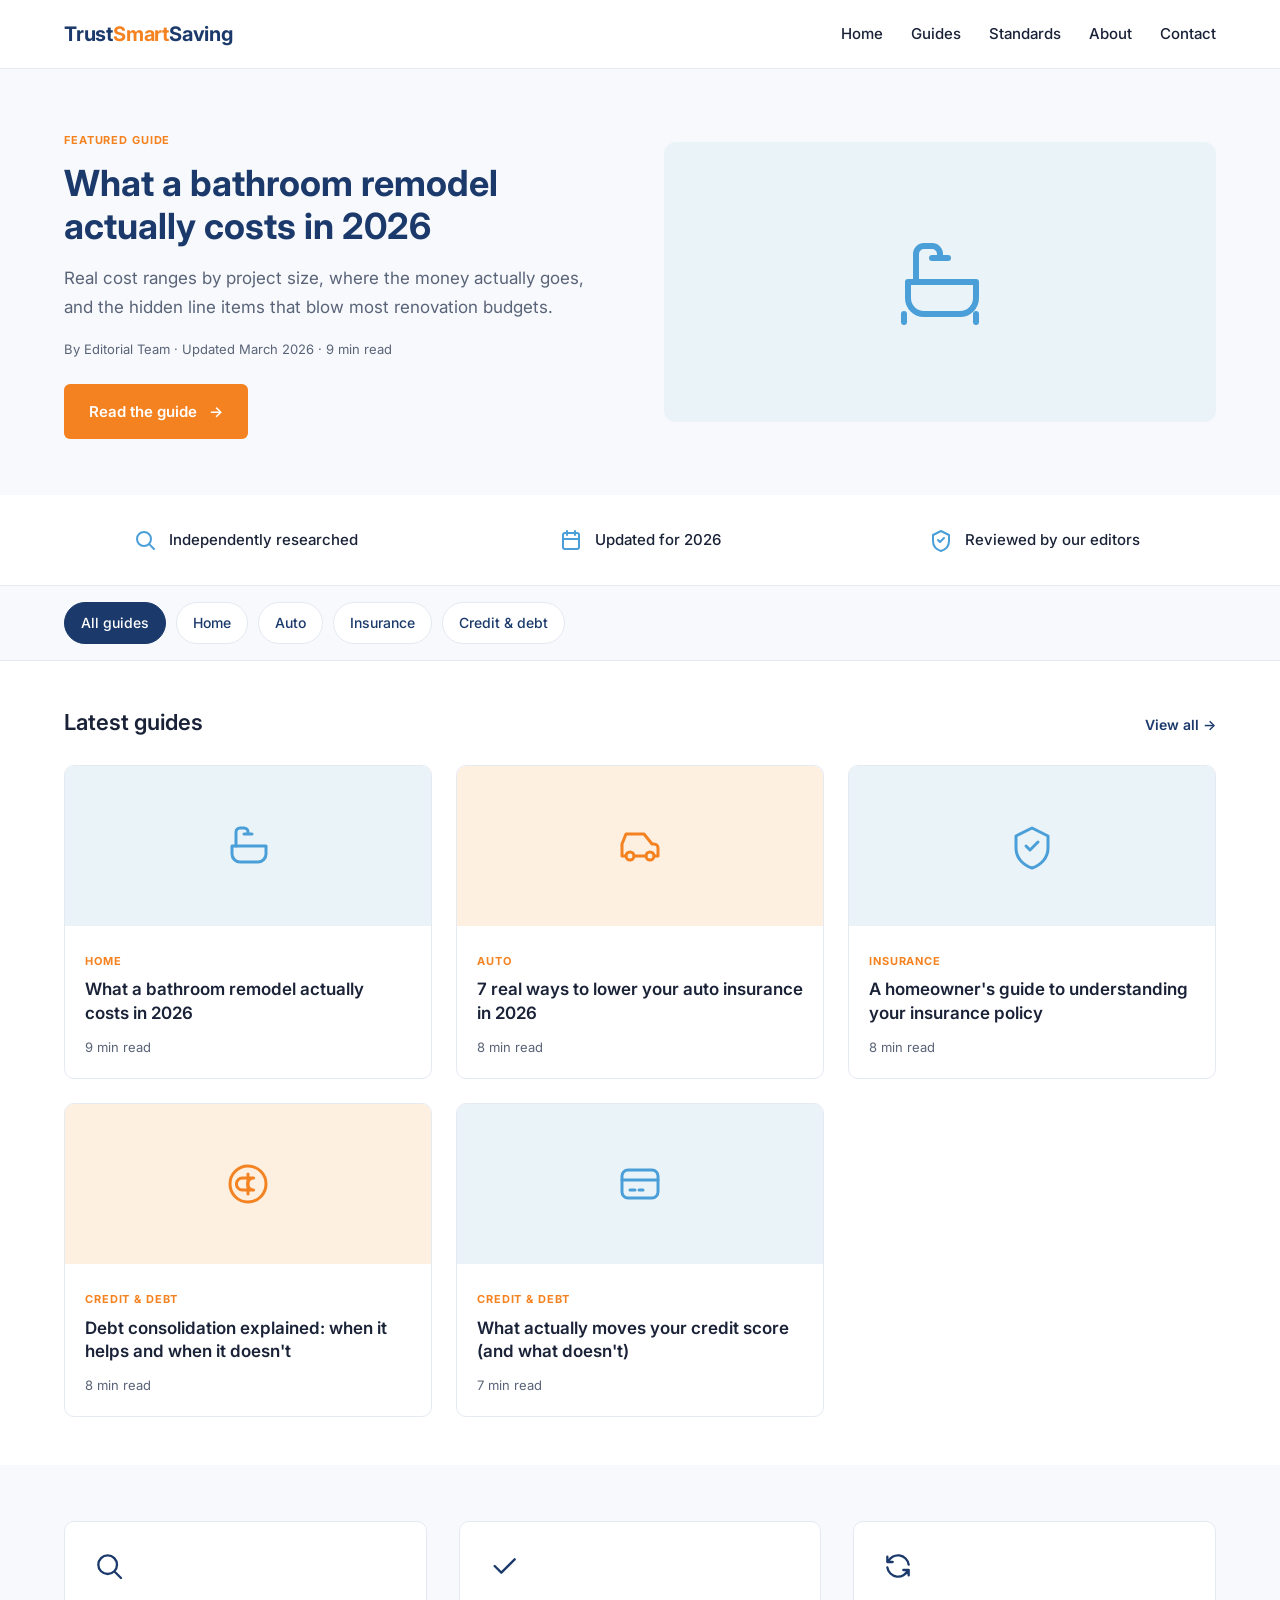
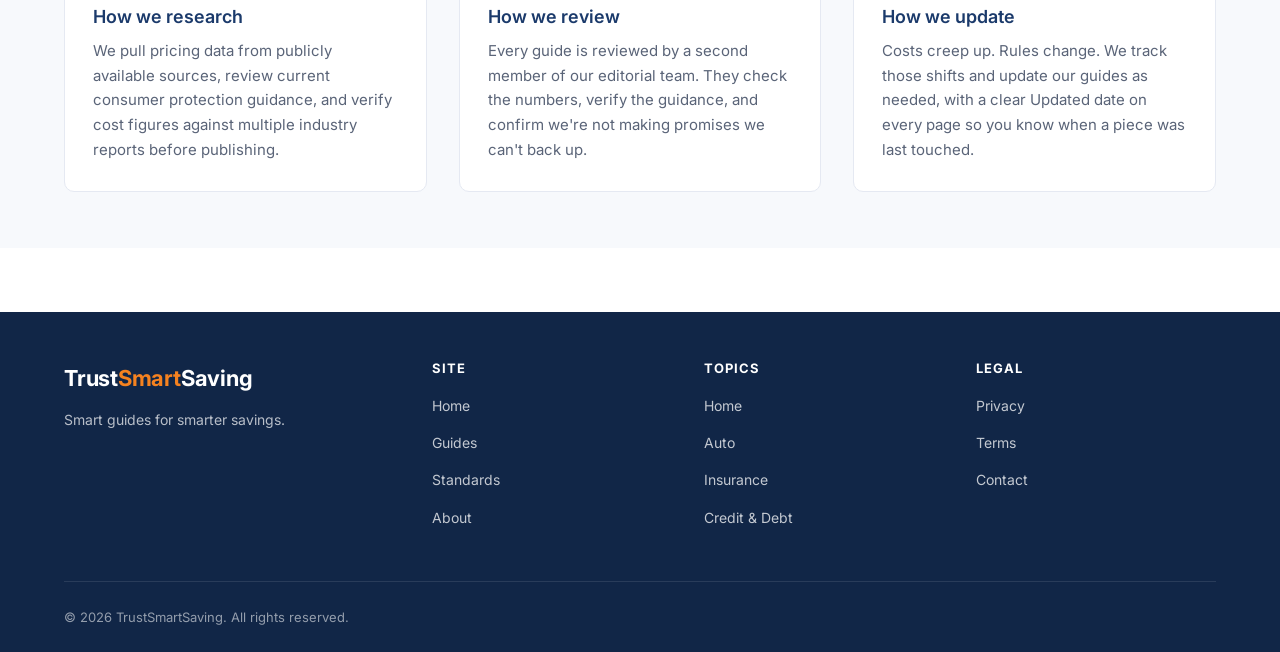
<file: index.html>
<!DOCTYPE html>
<html lang="en">
<head>
  <meta charset="UTF-8">
  <meta name="viewport" content="width=device-width, initial-scale=1.0">
  <meta name="robots" content="index, follow">
  <meta name="description" content="TrustSmartSaving publishes plain-English guides on the financial decisions everyday Americans face — remodel costs, insurance coverage, credit, and debt.">
  <title>TrustSmartSaving — Smart Guides for Smarter Savings</title>
  <link rel="icon" type="image/svg+xml" href="/img/favicon.svg">
  <link rel="preconnect" href="https://fonts.googleapis.com">
  <link rel="preconnect" href="https://fonts.gstatic.com" crossorigin>
  <link href="https://fonts.googleapis.com/css2?family=Inter:wght@400;500;600;700&display=swap" rel="stylesheet">
  <link rel="stylesheet" href="/css/style.css">
  <meta property="og:title" content="TrustSmartSaving — Smart Guides for Smarter Savings">
  <meta property="og:description" content="Plain-English guides on the financial decisions everyday Americans face.">
  <meta property="og:type" content="website">
  <meta property="og:url" content="https://trustsmartsaving.com/">
</head>
<body>

  <header class="site-header">
    <div class="container">
      <nav class="nav" aria-label="Main">
        <a href="/" class="logo">Trust<span>Smart</span>Saving</a>
        <button class="nav-toggle" aria-label="Toggle navigation">
          <svg viewBox="0 0 24 24" fill="none" stroke="currentColor" stroke-width="2" stroke-linecap="round" stroke-linejoin="round" aria-hidden="true">
            <line x1="4" y1="6" x2="20" y2="6"/>
            <line x1="4" y1="12" x2="20" y2="12"/>
            <line x1="4" y1="18" x2="20" y2="18"/>
          </svg>
        </button>
        <ul class="nav-links">
          <li><a href="/">Home</a></li>
          <li><a href="/blog/">Guides</a></li>
          <li><a href="/editorial-standards.html">Standards</a></li>
          <li><a href="/about.html">About</a></li>
          <li><a href="/contact.html">Contact</a></li>
        </ul>
      </nav>
    </div>
  </header>

  <section class="hero">
    <div class="container">
      <div class="hero-grid">
        <div>
          <span class="eyebrow">Featured Guide</span>
          <h1>What a bathroom remodel actually costs in 2026</h1>
          <p class="hero-excerpt">Real cost ranges by project size, where the money actually goes, and the hidden line items that blow most renovation budgets.</p>
          <p class="hero-byline">By Editorial Team &middot; Updated March 2026 &middot; 9 min read</p>
          <a href="/blog/bathroom-remodel-cost.html" class="btn btn-primary btn-arrow">Read the guide</a>
        </div>
        <div class="hero-img" aria-hidden="true">
          <svg viewBox="0 0 24 24" fill="none" stroke="currentColor" stroke-width="1.5" stroke-linecap="round" stroke-linejoin="round">
            <path d="M4 12h17v4a4 4 0 0 1 -4 4h-9a4 4 0 0 1 -4 -4v-4z"/>
            <path d="M6 12v-7a2 2 0 0 1 2 -2h2a2 2 0 0 1 2 2v.5"/>
            <line x1="10" y1="6" x2="14" y2="6"/>
            <line x1="3" y1="20" x2="3" y2="22"/>
            <line x1="21" y1="20" x2="21" y2="22"/>
          </svg>
        </div>
      </div>
    </div>
  </section>

  <section class="trust-band">
    <div class="container">
      <div class="trust-grid">
        <div class="trust-item">
          <svg viewBox="0 0 24 24" fill="none" stroke-width="2" stroke-linecap="round" stroke-linejoin="round" aria-hidden="true">
            <circle cx="11" cy="11" r="7"/>
            <line x1="21" y1="21" x2="16.65" y2="16.65"/>
          </svg>
          <span>Independently researched</span>
        </div>
        <div class="trust-item">
          <svg viewBox="0 0 24 24" fill="none" stroke-width="2" stroke-linecap="round" stroke-linejoin="round" aria-hidden="true">
            <rect x="4" y="5" width="16" height="16" rx="2"/>
            <line x1="16" y1="3" x2="16" y2="7"/>
            <line x1="8" y1="3" x2="8" y2="7"/>
            <line x1="4" y1="11" x2="20" y2="11"/>
          </svg>
          <span>Updated for 2026</span>
        </div>
        <div class="trust-item">
          <svg viewBox="0 0 24 24" fill="none" stroke-width="2" stroke-linecap="round" stroke-linejoin="round" aria-hidden="true">
            <path d="M12 3l8 4v6c0 5 -3.5 8.5 -8 10c-4.5 -1.5 -8 -5 -8 -10v-6l8 -4z"/>
            <path d="M9 12l2 2l4 -4"/>
          </svg>
          <span>Reviewed by our editors</span>
        </div>
      </div>
    </div>
  </section>

  <section class="pills-bar">
    <div class="container">
      <div class="pills" role="tablist">
        <a href="#latest-guides" class="pill active">All guides</a>
        <a href="#latest-guides" class="pill">Home</a>
        <a href="#latest-guides" class="pill">Auto</a>
        <a href="#latest-guides" class="pill">Insurance</a>
        <a href="#latest-guides" class="pill">Credit &amp; debt</a>
      </div>
    </div>
  </section>

  <section class="section" id="latest-guides">
    <div class="container">
      <div class="section-head">
        <h2>Latest guides</h2>
        <a href="/blog/">View all &rarr;</a>
      </div>
      <div class="card-grid">

        <article class="card">
          <a href="/blog/bathroom-remodel-cost.html" class="card-link" aria-label="What a bathroom remodel actually costs in 2026"></a>
          <div class="card-img bg-cool" aria-hidden="true">
            <svg viewBox="0 0 24 24" fill="none" stroke-width="1.5" stroke-linecap="round" stroke-linejoin="round">
              <path d="M4 12h17v4a4 4 0 0 1 -4 4h-9a4 4 0 0 1 -4 -4v-4z"/>
              <path d="M6 12v-7a2 2 0 0 1 2 -2h2a2 2 0 0 1 2 2v.5"/>
              <line x1="10" y1="6" x2="14" y2="6"/>
            </svg>
          </div>
          <div class="card-body">
            <div class="card-tag">Home</div>
            <h3 class="card-title">What a bathroom remodel actually costs in 2026</h3>
            <div class="card-meta">9 min read</div>
          </div>
        </article>

        <article class="card">
          <a href="/blog/auto-insurance-savings.html" class="card-link" aria-label="7 real ways to lower your auto insurance in 2026"></a>
          <div class="card-img bg-warm" aria-hidden="true">
            <svg viewBox="0 0 24 24" fill="none" stroke-width="1.5" stroke-linecap="round" stroke-linejoin="round">
              <circle cx="7" cy="17" r="2"/>
              <circle cx="17" cy="17" r="2"/>
              <path d="M5 17h-2v-6l2 -5h9l4 5h1a2 2 0 0 1 2 2v4h-2m-4 0h-6"/>
            </svg>
          </div>
          <div class="card-body">
            <div class="card-tag">Auto</div>
            <h3 class="card-title">7 real ways to lower your auto insurance in 2026</h3>
            <div class="card-meta">8 min read</div>
          </div>
        </article>

        <article class="card">
          <a href="/blog/homeowners-insurance-guide.html" class="card-link" aria-label="A homeowner's guide to understanding your insurance policy"></a>
          <div class="card-img bg-cool" aria-hidden="true">
            <svg viewBox="0 0 24 24" fill="none" stroke-width="1.5" stroke-linecap="round" stroke-linejoin="round">
              <path d="M12 3l8 4v6c0 5 -3.5 8.5 -8 10c-4.5 -1.5 -8 -5 -8 -10v-6l8 -4z"/>
              <path d="M9 12l2 2l4 -4"/>
            </svg>
          </div>
          <div class="card-body">
            <div class="card-tag">Insurance</div>
            <h3 class="card-title">A homeowner's guide to understanding your insurance policy</h3>
            <div class="card-meta">8 min read</div>
          </div>
        </article>

        <article class="card">
          <a href="/blog/debt-consolidation-explained.html" class="card-link" aria-label="Debt consolidation explained: when it helps and when it doesn't"></a>
          <div class="card-img bg-warm" aria-hidden="true">
            <svg viewBox="0 0 24 24" fill="none" stroke-width="1.5" stroke-linecap="round" stroke-linejoin="round">
              <circle cx="12" cy="12" r="9"/>
              <path d="M14.8 9a2.5 2.5 0 1 0 0 6h-5.6a2.5 2.5 0 1 1 0 -6h5.6"/>
              <path d="M12 7v10"/>
            </svg>
          </div>
          <div class="card-body">
            <div class="card-tag">Credit &amp; debt</div>
            <h3 class="card-title">Debt consolidation explained: when it helps and when it doesn't</h3>
            <div class="card-meta">8 min read</div>
          </div>
        </article>

        <article class="card">
          <a href="/blog/credit-score-basics.html" class="card-link" aria-label="What actually moves your credit score (and what doesn't)"></a>
          <div class="card-img bg-cool" aria-hidden="true">
            <svg viewBox="0 0 24 24" fill="none" stroke-width="1.5" stroke-linecap="round" stroke-linejoin="round">
              <rect x="3" y="5" width="18" height="14" rx="3"/>
              <line x1="3" y1="10" x2="21" y2="10"/>
              <line x1="7" y1="15" x2="9.5" y2="15"/>
              <line x1="11.5" y1="15" x2="13.5" y2="15"/>
            </svg>
          </div>
          <div class="card-body">
            <div class="card-tag">Credit &amp; debt</div>
            <h3 class="card-title">What actually moves your credit score (and what doesn't)</h3>
            <div class="card-meta">7 min read</div>
          </div>
        </article>

      </div>
    </div>
  </section>

  <section class="editorial-band">
    <div class="container">
      <div class="editorial-grid">
        <div class="editorial-item">
          <svg viewBox="0 0 24 24" fill="none" stroke-width="1.75" stroke-linecap="round" stroke-linejoin="round" aria-hidden="true">
            <circle cx="11" cy="11" r="7"/>
            <line x1="21" y1="21" x2="16.65" y2="16.65"/>
          </svg>
          <h3>How we research</h3>
          <p>We pull pricing data from publicly available sources, review current consumer protection guidance, and verify cost figures against multiple industry reports before publishing.</p>
        </div>
        <div class="editorial-item">
          <svg viewBox="0 0 24 24" fill="none" stroke-width="1.75" stroke-linecap="round" stroke-linejoin="round" aria-hidden="true">
            <path d="M5 12l5 5l10 -10"/>
          </svg>
          <h3>How we review</h3>
          <p>Every guide is reviewed by a second member of our editorial team. They check the numbers, verify the guidance, and confirm we're not making promises we can't back up.</p>
        </div>
        <div class="editorial-item">
          <svg viewBox="0 0 24 24" fill="none" stroke-width="1.75" stroke-linecap="round" stroke-linejoin="round" aria-hidden="true">
            <path d="M20 11a8.1 8.1 0 0 0 -15.5 -2m-.5 -4v4h4"/>
            <path d="M4 13a8.1 8.1 0 0 0 15.5 2m.5 4v-4h-4"/>
          </svg>
          <h3>How we update</h3>
          <p>Costs creep up. Rules change. We track those shifts and update our guides as needed, with a clear Updated date on every page so you know when a piece was last touched.</p>
        </div>
      </div>
    </div>
  </section>

  <footer class="footer">
    <div class="container">
      <div class="footer-grid">
        <div class="footer-brand">
          <div class="logo">Trust<span>Smart</span>Saving</div>
          <div class="footer-tagline">Smart guides for smarter savings.</div>
        </div>
        <div class="footer-col">
          <h4>Site</h4>
          <ul>
            <li><a href="/">Home</a></li>
            <li><a href="/blog/">Guides</a></li>
            <li><a href="/editorial-standards.html">Standards</a></li>
            <li><a href="/about.html">About</a></li>
          </ul>
        </div>
        <div class="footer-col">
          <h4>Topics</h4>
          <ul>
            <li><a href="/blog/">Home</a></li>
            <li><a href="/blog/">Auto</a></li>
            <li><a href="/blog/">Insurance</a></li>
            <li><a href="/blog/">Credit &amp; Debt</a></li>
          </ul>
        </div>
        <div class="footer-col">
          <h4>Legal</h4>
          <ul>
            <li><a href="/privacy.html">Privacy</a></li>
            <li><a href="/terms.html">Terms</a></li>
            <li><a href="/contact.html">Contact</a></li>
          </ul>
        </div>
      </div>
      <div class="footer-bottom">
        &copy; 2026 TrustSmartSaving. All rights reserved.
      </div>
    </div>
  </footer>

  <script src="/js/main.js" defer></script>
</body>
</html>
</file>
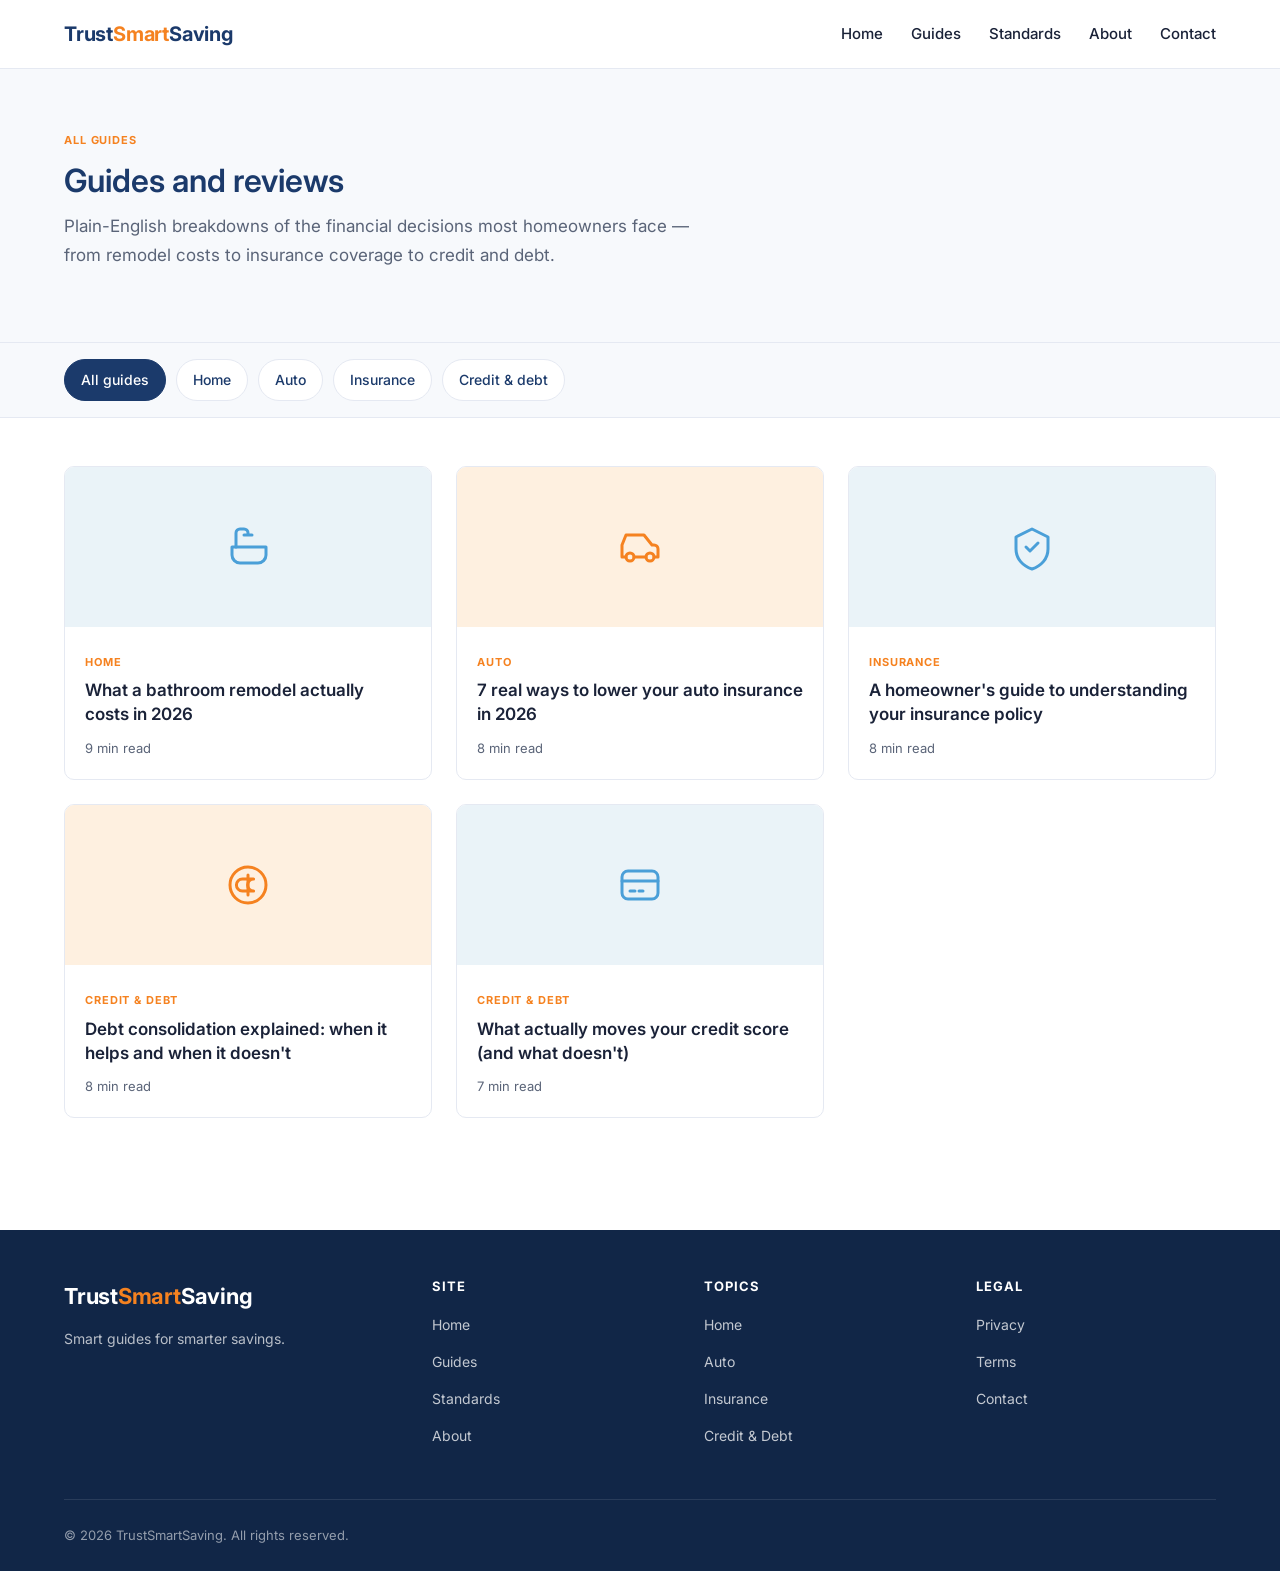
<file: blog/index.html>
<!DOCTYPE html>
<html lang="en">
<head>
  <meta charset="UTF-8">
  <meta name="viewport" content="width=device-width, initial-scale=1.0">
  <meta name="robots" content="index, follow">
  <meta name="description" content="Plain-English guides on the financial decisions homeowners and everyday Americans actually face — bathroom remodels, auto insurance, credit, and debt.">
  <title>Guides and Reviews — TrustSmartSaving</title>
  <link rel="icon" type="image/svg+xml" href="/img/favicon.svg">
  <link rel="preconnect" href="https://fonts.googleapis.com">
  <link rel="preconnect" href="https://fonts.gstatic.com" crossorigin>
  <link href="https://fonts.googleapis.com/css2?family=Inter:wght@400;500;600;700&display=swap" rel="stylesheet">
  <link rel="stylesheet" href="/css/style.css">
  <meta property="og:title" content="Guides and Reviews — TrustSmartSaving">
  <meta property="og:description" content="Plain-English guides on the financial decisions most homeowners face.">
  <meta property="og:type" content="website">
</head>
<body>

  <header class="site-header">
    <div class="container">
      <nav class="nav" aria-label="Main">
        <a href="/" class="logo">Trust<span>Smart</span>Saving</a>
        <button class="nav-toggle" aria-label="Toggle navigation">
          <svg viewBox="0 0 24 24" fill="none" stroke="currentColor" stroke-width="2" stroke-linecap="round" stroke-linejoin="round" aria-hidden="true">
            <line x1="4" y1="6" x2="20" y2="6"/><line x1="4" y1="12" x2="20" y2="12"/><line x1="4" y1="18" x2="20" y2="18"/>
          </svg>
        </button>
        <ul class="nav-links">
          <li><a href="/">Home</a></li>
          <li><a href="/blog/">Guides</a></li>
          <li><a href="/editorial-standards.html">Standards</a></li>
          <li><a href="/about.html">About</a></li>
          <li><a href="/contact.html">Contact</a></li>
        </ul>
      </nav>
    </div>
  </header>

  <section class="page-hero">
    <div class="container">
      <span class="eyebrow">All Guides</span>
      <h1>Guides and reviews</h1>
      <p>Plain-English breakdowns of the financial decisions most homeowners face &mdash; from remodel costs to insurance coverage to credit and debt.</p>
    </div>
  </section>

  <section class="pills-bar">
    <div class="container">
      <div class="pills" role="tablist">
        <a href="#guides" class="pill active">All guides</a>
        <a href="#guides" class="pill">Home</a>
        <a href="#guides" class="pill">Auto</a>
        <a href="#guides" class="pill">Insurance</a>
        <a href="#guides" class="pill">Credit &amp; debt</a>
      </div>
    </div>
  </section>

  <section class="section" id="guides">
    <div class="container">
      <div class="card-grid">

        <article class="card">
          <a href="/blog/bathroom-remodel-cost.html" class="card-link" aria-label="What a bathroom remodel actually costs in 2026"></a>
          <div class="card-img bg-cool" aria-hidden="true">
            <svg viewBox="0 0 24 24" fill="none" stroke-width="1.5" stroke-linecap="round" stroke-linejoin="round">
              <path d="M4 12h17v4a4 4 0 0 1 -4 4h-9a4 4 0 0 1 -4 -4v-4z"/>
              <path d="M6 12v-7a2 2 0 0 1 2 -2h2a2 2 0 0 1 2 2v.5"/>
              <line x1="10" y1="6" x2="14" y2="6"/>
            </svg>
          </div>
          <div class="card-body">
            <div class="card-tag">Home</div>
            <h3 class="card-title">What a bathroom remodel actually costs in 2026</h3>
            <div class="card-meta">9 min read</div>
          </div>
        </article>

        <article class="card">
          <a href="/blog/auto-insurance-savings.html" class="card-link" aria-label="7 real ways to lower your auto insurance in 2026"></a>
          <div class="card-img bg-warm" aria-hidden="true">
            <svg viewBox="0 0 24 24" fill="none" stroke-width="1.5" stroke-linecap="round" stroke-linejoin="round">
              <circle cx="7" cy="17" r="2"/><circle cx="17" cy="17" r="2"/>
              <path d="M5 17h-2v-6l2 -5h9l4 5h1a2 2 0 0 1 2 2v4h-2m-4 0h-6"/>
            </svg>
          </div>
          <div class="card-body">
            <div class="card-tag">Auto</div>
            <h3 class="card-title">7 real ways to lower your auto insurance in 2026</h3>
            <div class="card-meta">8 min read</div>
          </div>
        </article>

        <article class="card">
          <a href="/blog/homeowners-insurance-guide.html" class="card-link" aria-label="A homeowner's guide to understanding your insurance policy"></a>
          <div class="card-img bg-cool" aria-hidden="true">
            <svg viewBox="0 0 24 24" fill="none" stroke-width="1.5" stroke-linecap="round" stroke-linejoin="round">
              <path d="M12 3l8 4v6c0 5 -3.5 8.5 -8 10c-4.5 -1.5 -8 -5 -8 -10v-6l8 -4z"/>
              <path d="M9 12l2 2l4 -4"/>
            </svg>
          </div>
          <div class="card-body">
            <div class="card-tag">Insurance</div>
            <h3 class="card-title">A homeowner's guide to understanding your insurance policy</h3>
            <div class="card-meta">8 min read</div>
          </div>
        </article>

        <article class="card">
          <a href="/blog/debt-consolidation-explained.html" class="card-link" aria-label="Debt consolidation explained: when it helps and when it doesn't"></a>
          <div class="card-img bg-warm" aria-hidden="true">
            <svg viewBox="0 0 24 24" fill="none" stroke-width="1.5" stroke-linecap="round" stroke-linejoin="round">
              <circle cx="12" cy="12" r="9"/>
              <path d="M14.8 9a2.5 2.5 0 1 0 0 6h-5.6a2.5 2.5 0 1 1 0 -6h5.6"/>
              <path d="M12 7v10"/>
            </svg>
          </div>
          <div class="card-body">
            <div class="card-tag">Credit &amp; debt</div>
            <h3 class="card-title">Debt consolidation explained: when it helps and when it doesn't</h3>
            <div class="card-meta">8 min read</div>
          </div>
        </article>

        <article class="card">
          <a href="/blog/credit-score-basics.html" class="card-link" aria-label="What actually moves your credit score (and what doesn't)"></a>
          <div class="card-img bg-cool" aria-hidden="true">
            <svg viewBox="0 0 24 24" fill="none" stroke-width="1.5" stroke-linecap="round" stroke-linejoin="round">
              <rect x="3" y="5" width="18" height="14" rx="3"/>
              <line x1="3" y1="10" x2="21" y2="10"/>
              <line x1="7" y1="15" x2="9.5" y2="15"/><line x1="11.5" y1="15" x2="13.5" y2="15"/>
            </svg>
          </div>
          <div class="card-body">
            <div class="card-tag">Credit &amp; debt</div>
            <h3 class="card-title">What actually moves your credit score (and what doesn't)</h3>
            <div class="card-meta">7 min read</div>
          </div>
        </article>

      </div>
    </div>
  </section>

  <footer class="footer">
    <div class="container">
      <div class="footer-grid">
        <div class="footer-brand">
          <div class="logo">Trust<span>Smart</span>Saving</div>
          <div class="footer-tagline">Smart guides for smarter savings.</div>
        </div>
        <div class="footer-col">
          <h4>Site</h4>
          <ul>
            <li><a href="/">Home</a></li>
            <li><a href="/blog/">Guides</a></li>
            <li><a href="/editorial-standards.html">Standards</a></li>
            <li><a href="/about.html">About</a></li>
          </ul>
        </div>
        <div class="footer-col">
          <h4>Topics</h4>
          <ul>
            <li><a href="/blog/">Home</a></li>
            <li><a href="/blog/">Auto</a></li>
            <li><a href="/blog/">Insurance</a></li>
            <li><a href="/blog/">Credit &amp; Debt</a></li>
          </ul>
        </div>
        <div class="footer-col">
          <h4>Legal</h4>
          <ul>
            <li><a href="/privacy.html">Privacy</a></li>
            <li><a href="/terms.html">Terms</a></li>
            <li><a href="/contact.html">Contact</a></li>
          </ul>
        </div>
      </div>
      <div class="footer-bottom">
        &copy; 2026 TrustSmartSaving. All rights reserved.
      </div>
    </div>
  </footer>

  <script src="/js/main.js" defer></script>
</body>
</html>
</file>
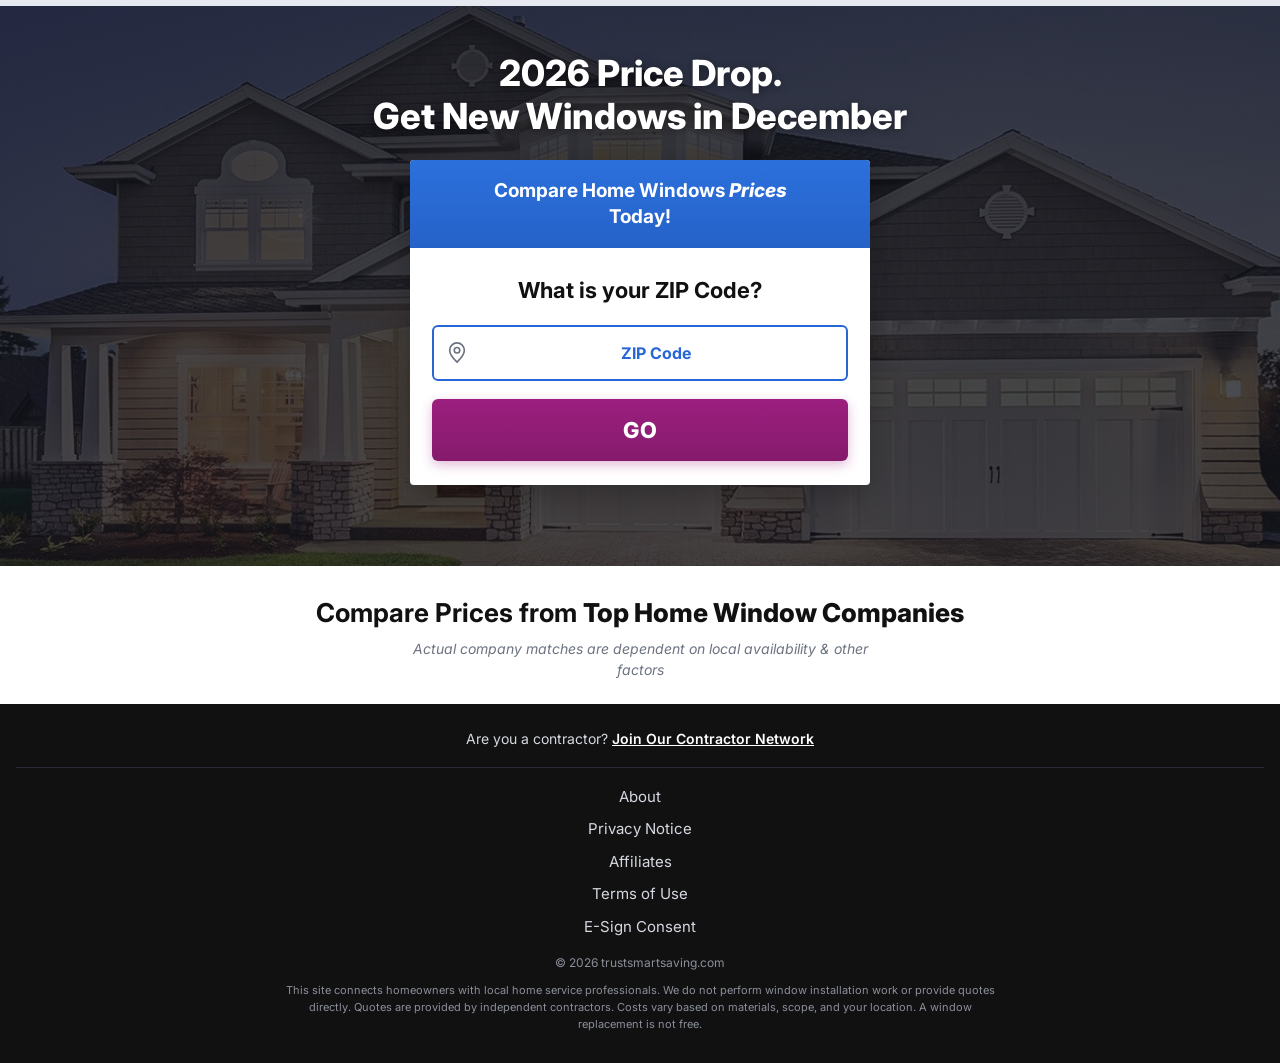
<file: windows-offer/index.html>
<!DOCTYPE html>
<html lang="en">
<head>
  <meta charset="UTF-8">
  <meta name="viewport" content="width=device-width, initial-scale=1.0">
  <meta name="robots" content="noindex, nofollow">
  <title>Compare Window Replacement Prices</title>
  <meta name="description" content="Compare 2026 window replacement prices from local pros. Free quotes by ZIP code.">

  <link rel="preconnect" href="https://fonts.googleapis.com">
  <link rel="preconnect" href="https://fonts.gstatic.com" crossorigin>
  <link href="https://fonts.googleapis.com/css2?family=Inter:wght@400;500;600;700;800;900&display=swap" rel="stylesheet">

  <style>
    *, *::before, *::after { box-sizing: border-box; margin: 0; padding: 0; }
    html, body { min-height: 100%; }
    body {
      font-family: 'Inter', -apple-system, BlinkMacSystemFont, 'Segoe UI', sans-serif;
      color: #111;
      background: #fff;
      line-height: 1.5;
      -webkit-font-smoothing: antialiased;
      display: flex;
      flex-direction: column;
      min-height: 100vh;
    }
    img { max-width: 100%; height: auto; display: block; }
    button { font-family: inherit; cursor: pointer; }

    /* ===== Top progress bar ===== */
    .progress-track {
      height: 6px;
      background: #e6e9ef;
    }
    .progress-fill {
      height: 100%;
      width: 0%;
      background: linear-gradient(90deg, #2766d6 0%, #1f55b8 100%);
      transition: width 0.35s ease;
    }

    /* ===== Location bar ===== */
    .loc-bar {
      background: linear-gradient(180deg, #2c70dc 0%, #2562c8 100%);
      color: #fff;
      text-align: center;
      padding: 14px 16px;
      font-size: 15px;
      font-weight: 700;
      line-height: 1.35;
      display: flex;
      align-items: center;
      justify-content: center;
      gap: 8px;
      flex-wrap: wrap;
    }
    .loc-bar svg {
      width: 18px; height: 18px;
      flex-shrink: 0;
    }

    /* ===== Page wrapper ===== */
    main {
      flex: 1;
    }
    .step {
      display: none;
    }
    .step.active { display: block; }

    /* ===== Hero (step 0) ===== */
    .hero {
      position: relative;
      min-height: 560px;
      background-image: linear-gradient(180deg, rgba(15,18,28,0.65) 0%, rgba(15,18,28,0.55) 100%), url('img/hero.jpg');
      background-size: cover;
      background-position: center;
      background-color: #2a3140;
      padding: 32px 20px 28px;
      display: flex;
      flex-direction: column;
      align-items: center;
    }
    .hero h1 {
      color: #fff;
      font-size: 28px;
      font-weight: 800;
      text-align: center;
      line-height: 1.2;
      max-width: 640px;
      margin: 14px auto 22px;
      text-shadow: 0 2px 8px rgba(0,0,0,0.4);
    }
    .hero h1 strong { color: #fff; }
    .zip-card {
      width: 100%;
      max-width: 460px;
      background: #fff;
      border-radius: 4px;
      overflow: hidden;
      box-shadow: 0 10px 30px rgba(0,0,0,0.25);
    }
    .zip-card-head {
      background: linear-gradient(180deg, #2c70dc 0%, #2562c8 100%);
      color: #fff;
      text-align: center;
      padding: 18px 16px;
      font-size: 19px;
      font-weight: 700;
      line-height: 1.35;
    }
    .zip-card-head em {
      font-style: italic;
      font-weight: 800;
    }
    .zip-card-body {
      padding: 26px 22px 24px;
      text-align: center;
    }
    .zip-card-body h2 {
      font-size: 22px;
      font-weight: 700;
      color: #111;
      margin-bottom: 18px;
    }
    .zip-input-wrap {
      position: relative;
      margin-bottom: 18px;
    }
    .zip-input-wrap svg {
      position: absolute;
      left: 14px;
      top: 50%;
      transform: translateY(-50%);
      width: 22px;
      height: 22px;
      color: #6b7280;
    }
    .zip-input {
      width: 100%;
      padding: 16px 14px 16px 46px;
      font-size: 16px;
      font-weight: 700;
      color: #2766d6;
      border: 2px solid #2766d6;
      border-radius: 6px;
      font-family: inherit;
      text-align: center;
      letter-spacing: 1px;
    }
    .zip-input::placeholder {
      color: #2766d6;
      font-weight: 700;
      letter-spacing: 0;
    }
    .zip-input:focus { outline: none; border-color: #1f55b8; }
    .go-btn {
      display: block;
      width: 100%;
      background: linear-gradient(180deg, #9c1f7f 0%, #851a6c 100%);
      color: #fff;
      font-size: 22px;
      font-weight: 800;
      text-align: center;
      padding: 18px;
      border-radius: 6px;
      border: none;
      letter-spacing: 1px;
      transition: transform 0.12s ease, box-shadow 0.12s ease;
      box-shadow: 0 4px 12px rgba(156,31,127,0.3);
    }
    .go-btn:hover, .go-btn:active {
      transform: translateY(-1px);
      box-shadow: 0 6px 16px rgba(156,31,127,0.4);
    }

    .compare-section {
      padding: 30px 20px 24px;
      text-align: center;
      background: #fff;
    }
    .compare-section h3 {
      font-size: 22px;
      font-weight: 700;
      color: #111;
      line-height: 1.3;
      margin-bottom: 8px;
    }
    .compare-section h3 strong { font-weight: 800; }
    .compare-section .caveat {
      font-size: 14px;
      color: #6b7280;
      font-style: italic;
      max-width: 460px;
      margin: 0 auto;
    }

    /* ===== Quiz steps ===== */
    .quiz-wrap {
      max-width: 540px;
      margin: 0 auto;
      padding: 30px 20px 40px;
    }
    .quiz-wrap h2 {
      font-size: 24px;
      font-weight: 600;
      color: #111;
      text-align: center;
      line-height: 1.3;
      margin-bottom: 24px;
    }
    .quiz-wrap h2 .multi-hint {
      color: #6b7280;
      font-weight: 400;
      font-size: 18px;
    }
    .back-link {
      display: inline-flex;
      align-items: center;
      gap: 4px;
      background: none;
      border: none;
      color: #6b7280;
      font-size: 22px;
      font-weight: 700;
      padding: 14px 18px 14px 14px;
      margin-bottom: 6px;
    }
    .back-link svg { width: 22px; height: 22px; }

    .options {
      display: grid;
      grid-template-columns: 1fr;
      gap: 14px;
    }
    .options.two-col {
      grid-template-columns: 1fr 1fr;
    }
    .option-btn {
      background: #fff;
      border: 1.5px solid #9c1f7f;
      border-radius: 4px;
      padding: 18px 18px;
      font-size: 18px;
      font-weight: 500;
      color: #9c1f7f;
      text-align: center;
      transition: background 0.15s, color 0.15s, transform 0.08s;
      width: 100%;
    }
    .option-btn:hover {
      background: #faf3f8;
    }
    .option-btn:active {
      transform: scale(0.98);
    }
    .option-btn.selected {
      background: #9c1f7f;
      color: #fff;
    }

    /* Multi-select with checkbox */
    .option-check {
      background: #fff;
      border: 1.5px solid #9c1f7f;
      border-radius: 4px;
      padding: 16px 18px;
      font-size: 18px;
      font-weight: 500;
      color: #9c1f7f;
      text-align: left;
      display: flex;
      align-items: center;
      gap: 14px;
      width: 100%;
      transition: background 0.15s;
    }
    .option-check:hover { background: #faf3f8; }
    .option-check .check-box {
      width: 26px;
      height: 26px;
      border: 1.5px solid #c8a4bc;
      border-radius: 4px;
      flex-shrink: 0;
      display: flex;
      align-items: center;
      justify-content: center;
      background: #fff;
      transition: background 0.15s, border-color 0.15s;
    }
    .option-check .check-box svg {
      width: 18px;
      height: 18px;
      color: #fff;
      display: none;
    }
    .option-check.selected .check-box {
      background: #9c1f7f;
      border-color: #9c1f7f;
    }
    .option-check.selected .check-box svg { display: block; }

    /* Shape question (icon grid) */
    .options.icon-grid {
      grid-template-columns: 1fr 1fr;
      gap: 14px;
    }
    .option-icon {
      background: #fff;
      border: 1.5px solid #9c1f7f;
      border-radius: 4px;
      padding: 22px 14px 14px;
      display: flex;
      flex-direction: column;
      align-items: center;
      gap: 12px;
      color: #9c1f7f;
      transition: background 0.15s;
    }
    .option-icon:hover { background: #faf3f8; }
    .option-icon svg.shape-icon {
      width: 48px;
      height: 48px;
      stroke: #9c1f7f;
    }
    .option-icon .label {
      font-size: 16px;
      font-weight: 500;
      text-align: center;
      line-height: 1.25;
    }
    .option-icon .check-box {
      width: 22px;
      height: 22px;
      border: 1.5px solid #c8a4bc;
      border-radius: 4px;
      display: flex;
      align-items: center;
      justify-content: center;
      background: #fff;
    }
    .option-icon .check-box svg {
      width: 14px;
      height: 14px;
      color: #fff;
      display: none;
    }
    .option-icon.selected .check-box {
      background: #9c1f7f;
      border-color: #9c1f7f;
    }
    .option-icon.selected .check-box svg { display: block; }

    .next-btn {
      display: block;
      width: 100%;
      background: linear-gradient(180deg, #9c1f7f 0%, #851a6c 100%);
      color: #fff;
      font-size: 22px;
      font-weight: 800;
      text-align: center;
      padding: 18px;
      border-radius: 6px;
      border: none;
      margin-top: 26px;
      letter-spacing: 1px;
      transition: transform 0.12s ease, box-shadow 0.12s ease;
      box-shadow: 0 4px 12px rgba(156,31,127,0.3);
    }
    .next-btn:hover, .next-btn:active {
      transform: translateY(-1px);
      box-shadow: 0 6px 16px rgba(156,31,127,0.4);
    }

    /* ===== Form step ===== */
    .form-wrap {
      max-width: 540px;
      margin: 0 auto;
      padding: 36px 20px 40px;
    }
    .form-wrap h2 {
      font-size: 28px;
      font-weight: 700;
      color: #111;
      text-align: center;
      margin-bottom: 26px;
    }
    .form-group {
      margin-bottom: 16px;
    }
    .form-input {
      width: 100%;
      padding: 18px 16px;
      font-size: 16px;
      color: #111;
      border: 1.5px solid #c4c8d2;
      border-radius: 4px;
      font-family: inherit;
      background: #fff;
    }
    .form-input::placeholder { color: #7a808f; }
    .form-input:focus { outline: none; border-color: #2766d6; }
    .city-line {
      color: #1f7f6f;
      font-weight: 600;
      font-size: 16px;
      margin: 4px 4px 18px;
      display: flex;
      align-items: center;
      gap: 6px;
    }
    .city-line svg { width: 16px; height: 16px; }
    .form-foot {
      text-align: center;
      font-size: 14px;
      font-style: italic;
      font-weight: 600;
      color: #111;
      margin-top: 16px;
    }

    /* ===== Thanks ===== */
    .thanks-wrap {
      max-width: 540px;
      margin: 0 auto;
      padding: 50px 20px;
      text-align: center;
    }
    .thanks-icon {
      width: 88px;
      height: 88px;
      margin: 0 auto 22px;
      background: #e9f7ef;
      border-radius: 50%;
      display: flex;
      align-items: center;
      justify-content: center;
      color: #1f7f6f;
    }
    .thanks-icon svg { width: 50px; height: 50px; }
    .thanks-wrap h2 {
      font-size: 28px;
      font-weight: 800;
      color: #111;
      margin-bottom: 12px;
    }
    .thanks-wrap p {
      font-size: 16px;
      color: #4b5563;
      line-height: 1.55;
      max-width: 420px;
      margin: 0 auto 18px;
    }
    .thanks-card {
      background: #f7f9fc;
      border: 1px solid #e2e7ef;
      border-radius: 8px;
      padding: 20px;
      margin-top: 22px;
    }
    .thanks-card .big {
      font-size: 20px;
      font-weight: 800;
      color: #111;
      margin-top: 4px;
    }

    /* ===== Footer ===== */
    .footer {
      background: #111;
      color: #d6d9e1;
      padding: 24px 16px 30px;
      text-align: center;
      font-size: 14px;
      margin-top: auto;
    }
    .footer .contractor {
      padding-bottom: 18px;
      margin-bottom: 18px;
      border-bottom: 1px solid #2a2d36;
      color: #d6d9e1;
    }
    .footer .contractor a {
      color: #fff;
      text-decoration: underline;
      font-weight: 600;
    }
    .footer ul {
      list-style: none;
      padding: 0;
      margin: 0 0 16px;
    }
    .footer ul li {
      margin: 10px 0;
    }
    .footer ul li a {
      color: #d6d9e1;
      text-decoration: none;
      font-size: 15px;
    }
    .footer .copy {
      font-size: 12px;
      color: #8b8f9a;
      margin-top: 14px;
    }
    .disclaimer {
      max-width: 720px;
      margin: 10px auto 0;
      font-size: 11px;
      color: #8b8f9a;
      line-height: 1.55;
    }

    /* Responsive */
    @media (min-width: 720px) {
      .hero h1 { font-size: 36px; }
      .quiz-wrap h2 { font-size: 28px; }
      .compare-section h3 { font-size: 26px; }
    }
  </style>
</head>
<body>

  <div class="progress-track">
    <div class="progress-fill" id="progress-fill"></div>
  </div>

  <main>

    <!-- ===== STEP 0: HERO + ZIP ===== -->
    <section class="step active" id="step-0" data-progress="0">
      <div class="hero">
        <h1>2026 Price Drop. <br>Get New Windows in <span class="current-month">May</span></h1>

        <div class="zip-card">
          <div class="zip-card-head">
            Compare Home Windows <em>Prices</em><br>Today!
          </div>
          <div class="zip-card-body">
            <h2>What is your ZIP Code?</h2>
            <div class="zip-input-wrap">
              <svg viewBox="0 0 24 24" fill="none" stroke="currentColor" stroke-width="1.8" stroke-linecap="round" stroke-linejoin="round"><path d="M12 22s-8-7.58-8-13a8 8 0 0 1 16 0c0 5.42-8 13-8 13z"/><circle cx="12" cy="9" r="3"/></svg>
              <input type="text" class="zip-input" id="zip-input" placeholder="ZIP Code" inputmode="numeric" maxlength="5">
            </div>
            <button class="go-btn" data-next>GO</button>
          </div>
        </div>
      </div>

      <div class="compare-section">
        <h3>Compare Prices from <strong>Top Home Window Companies</strong></h3>
        <p class="caveat">Actual company matches are dependent on local availability &amp; other factors</p>
      </div>
    </section>

    <!-- ===== STEP 1: PROJECT NATURE ===== -->
    <section class="step" id="step-1" data-progress="25">
      <div class="loc-bar">
        <svg viewBox="0 0 24 24" fill="currentColor"><path d="M12 22s-8-7.58-8-13a8 8 0 0 1 16 0c0 5.42-8 13-8 13zm0-9.5a3.5 3.5 0 1 0 0-7 3.5 3.5 0 0 0 0 7z"/></svg>
        Trusted Windows Professionals in <span class="city-name">Your Area</span>!
      </div>
      <button class="back-link" data-back aria-label="Back">
        <svg viewBox="0 0 24 24" fill="none" stroke="currentColor" stroke-width="2.5" stroke-linecap="round" stroke-linejoin="round"><path d="M15 18l-6-6 6-6"/></svg>
      </button>
      <div class="quiz-wrap">
        <h2>What is the nature of your windows project?</h2>
        <div class="options">
          <button class="option-btn" data-next>Replace</button>
          <button class="option-btn" data-next>Repair</button>
          <button class="option-btn" data-next>Not Sure</button>
        </div>
      </div>
    </section>

    <!-- ===== STEP 2: WINDOW COUNT ===== -->
    <section class="step" id="step-2" data-progress="45">
      <div class="loc-bar">
        <svg viewBox="0 0 24 24" fill="currentColor"><path d="M12 22s-8-7.58-8-13a8 8 0 0 1 16 0c0 5.42-8 13-8 13zm0-9.5a3.5 3.5 0 1 0 0-7 3.5 3.5 0 0 0 0 7z"/></svg>
        Trusted Windows Professionals in <span class="city-name">Your Area</span>!
      </div>
      <button class="back-link" data-back aria-label="Back">
        <svg viewBox="0 0 24 24" fill="none" stroke="currentColor" stroke-width="2.5" stroke-linecap="round" stroke-linejoin="round"><path d="M15 18l-6-6 6-6"/></svg>
      </button>
      <div class="quiz-wrap">
        <h2>How many windows are involved?</h2>
        <div class="options">
          <button class="option-btn" data-next>6+</button>
          <button class="option-btn" data-next>3-5</button>
          <button class="option-btn" data-next>2</button>
          <button class="option-btn" data-next>1</button>
        </div>
      </div>
    </section>

    <!-- ===== STEP 3: FRAME CONDITION ===== -->
    <section class="step" id="step-3" data-progress="65">
      <div class="loc-bar">
        <svg viewBox="0 0 24 24" fill="currentColor"><path d="M12 22s-8-7.58-8-13a8 8 0 0 1 16 0c0 5.42-8 13-8 13zm0-9.5a3.5 3.5 0 1 0 0-7 3.5 3.5 0 0 0 0 7z"/></svg>
        Trusted Windows Professionals in <span class="city-name">Your Area</span>!
      </div>
      <button class="back-link" data-back aria-label="Back">
        <svg viewBox="0 0 24 24" fill="none" stroke="currentColor" stroke-width="2.5" stroke-linecap="round" stroke-linejoin="round"><path d="M15 18l-6-6 6-6"/></svg>
      </button>
      <div class="quiz-wrap">
        <h2>What condition are your window frames in?</h2>
        <div class="options">
          <button class="option-btn" data-next>Good</button>
          <button class="option-btn" data-next>Fair</button>
          <button class="option-btn" data-next>Poor</button>
          <button class="option-btn" data-next>Not sure</button>
        </div>
      </div>
    </section>

    <!-- ===== STEP 4: HOMEOWNER ===== -->
    <section class="step" id="step-4" data-progress="85">
      <div class="loc-bar">
        <svg viewBox="0 0 24 24" fill="currentColor"><path d="M12 22s-8-7.58-8-13a8 8 0 0 1 16 0c0 5.42-8 13-8 13zm0-9.5a3.5 3.5 0 1 0 0-7 3.5 3.5 0 0 0 0 7z"/></svg>
        Trusted Windows Professionals in <span class="city-name">Your Area</span>!
      </div>
      <button class="back-link" data-back aria-label="Back">
        <svg viewBox="0 0 24 24" fill="none" stroke="currentColor" stroke-width="2.5" stroke-linecap="round" stroke-linejoin="round"><path d="M15 18l-6-6 6-6"/></svg>
      </button>
      <div class="quiz-wrap">
        <h2>Do you own your home?</h2>
        <div class="options">
          <button class="option-btn" data-next>Yes</button>
          <button class="option-btn" data-next>No, but I'm allowed to make changes</button>
          <button class="option-btn" data-next>No</button>
        </div>
      </div>
    </section>

    <!-- ===== STEP 5: CONTACT FORM ===== -->
    <section class="step" id="step-5" data-progress="95">
      <div class="loc-bar">
        <svg viewBox="0 0 24 24" fill="currentColor"><path d="M12 22s-8-7.58-8-13a8 8 0 0 1 16 0c0 5.42-8 13-8 13zm0-9.5a3.5 3.5 0 1 0 0-7 3.5 3.5 0 0 0 0 7z"/></svg>
        Trusted Windows Professionals in <span class="city-name">Your Area</span>!
      </div>
      <button class="back-link" data-back aria-label="Back">
        <svg viewBox="0 0 24 24" fill="none" stroke="currentColor" stroke-width="2.5" stroke-linecap="round" stroke-linejoin="round"><path d="M15 18l-6-6 6-6"/></svg>
      </button>
      <div class="form-wrap">
        <h2>Almost Done!</h2>

        <form id="contact-form" onsubmit="return false;">
          <div class="form-group">
            <input type="text" class="form-input" placeholder="First Name" required>
          </div>
          <div class="form-group">
            <input type="text" class="form-input" placeholder="Last Name" required>
          </div>
          <div class="form-group">
            <input type="email" class="form-input" placeholder="Email" required>
          </div>
          <div class="form-group">
            <input type="tel" class="form-input" placeholder="Phone" required>
          </div>
          <div class="form-group">
            <input type="text" class="form-input" placeholder="Address" required>
          </div>
          <div class="city-line">
            <svg viewBox="0 0 24 24" fill="none" stroke="currentColor" stroke-width="2" stroke-linecap="round" stroke-linejoin="round"><path d="M12 20l-1-1-7-7a7 7 0 1 1 14 0l-6 6z"/><circle cx="12" cy="10" r="3"/></svg>
            <span class="city-name">Your Area</span>
            <svg viewBox="0 0 24 24" fill="none" stroke="currentColor" stroke-width="2" stroke-linecap="round" stroke-linejoin="round"><path d="M12 20h9"/><path d="M16.5 3.5a2.121 2.121 0 1 1 3 3L7 19l-4 1 1-4 12.5-12.5z"/></svg>
          </div>

          <button type="submit" class="next-btn" data-next>NEXT</button>
          <p class="form-foot">Encrypted form, free and competitive quotes</p>
        </form>
      </div>
    </section>

    <!-- ===== STEP 6: THANKS ===== -->
    <section class="step" id="step-6" data-progress="100">
      <div class="loc-bar">
        <svg viewBox="0 0 24 24" fill="currentColor"><path d="M12 22s-8-7.58-8-13a8 8 0 0 1 16 0c0 5.42-8 13-8 13zm0-9.5a3.5 3.5 0 1 0 0-7 3.5 3.5 0 0 0 0 7z"/></svg>
        Trusted Windows Professionals in <span class="city-name">Your Area</span>!
      </div>
      <div class="thanks-wrap">
        <div class="thanks-icon">
          <svg viewBox="0 0 24 24" fill="none" stroke="currentColor" stroke-width="3" stroke-linecap="round" stroke-linejoin="round"><path d="M5 12l5 5l10 -10"/></svg>
        </div>
        <h2>You're all set!</h2>
        <p>Up to 4 local window replacement pros will reach out shortly with quotes.</p>
        <div class="thanks-card">
          <p>For fastest response, a pro may call the number you provided.</p>
          <p class="big">Check your phone shortly</p>
        </div>
      </div>
    </section>

  </main>

  <footer class="footer">
    <div class="contractor">
      Are you a contractor? <a href="#">Join Our Contractor Network</a>
    </div>
    <ul>
      <li><a href="#">About</a></li>
      <li><a href="#">Privacy Notice</a></li>
      <li><a href="#">Affiliates</a></li>
      <li><a href="#">Terms of Use</a></li>
      <li><a href="#">E-Sign Consent</a></li>
    </ul>
    <p class="copy">&copy; <span id="year"></span> trustsmartsaving.com</p>
    <p class="disclaimer">
      This site connects homeowners with local home service professionals. We do not perform window installation work or provide quotes directly. Quotes are provided by independent contractors. Costs vary based on materials, scope, and your location. A window replacement is not free.
    </p>
  </footer>

  <script>
    document.getElementById('year').textContent = new Date().getFullYear();

    (function setCurrentMonth() {
      var months = ['January','February','March','April','May','June','July','August','September','October','November','December'];
      var monthName = months[new Date().getMonth()];
      document.querySelectorAll('.current-month').forEach(function (el) {
        el.textContent = monthName;
      });
    })();

    var steps = document.querySelectorAll('.step');
    var current = 0;

    function showStep(i) {
      if (i < 0 || i >= steps.length) return;
      steps[current].classList.remove('active');
      current = i;
      steps[current].classList.add('active');
      var pct = parseInt(steps[current].dataset.progress, 10) || 0;
      document.getElementById('progress-fill').style.width = pct + '%';
      window.scrollTo({ top: 0, behavior: 'instant' in window ? 'instant' : 'auto' });
    }

    document.querySelectorAll('[data-next]').forEach(function (el) {
      el.addEventListener('click', function (e) {
        e.preventDefault();
        showStep(current + 1);
      });
    });

    document.querySelectorAll('[data-back]').forEach(function (el) {
      el.addEventListener('click', function (e) {
        e.preventDefault();
        showStep(current - 1);
      });
    });

    // Multi-select toggle (doesn't advance, just toggles)
    document.querySelectorAll('[data-toggle]').forEach(function (el) {
      el.addEventListener('click', function (e) {
        e.preventDefault();
        el.classList.toggle('selected');
      });
    });
  </script>

</body>
</html>
</file>
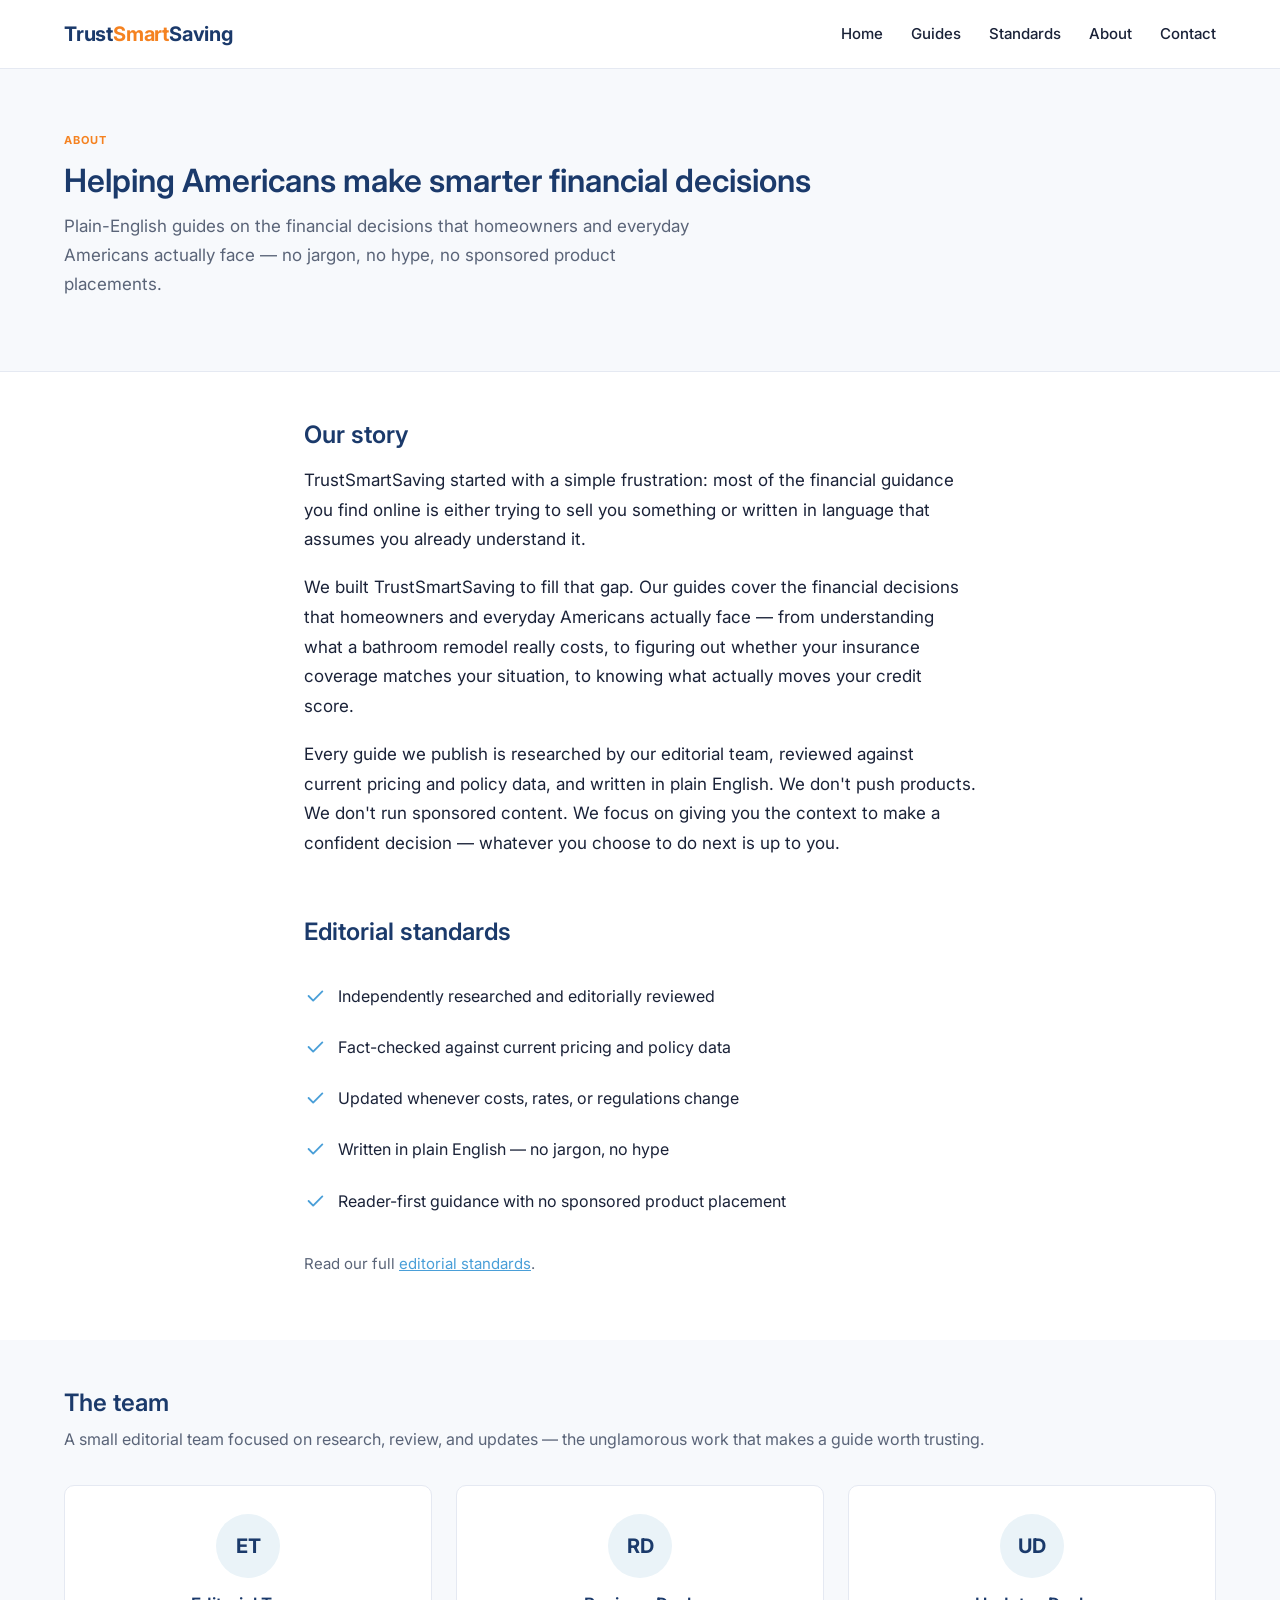
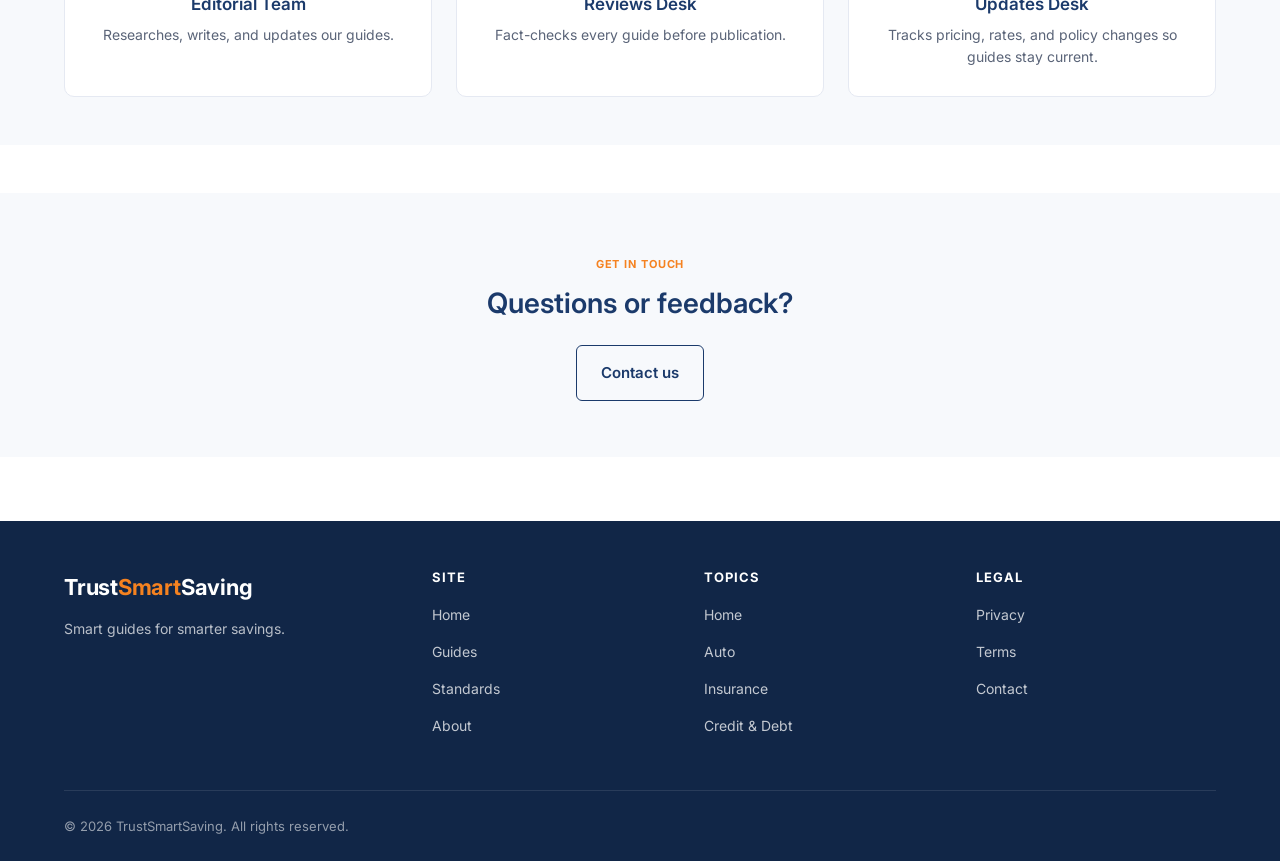
<file: about.html>
<!DOCTYPE html>
<html lang="en">
<head>
  <meta charset="UTF-8">
  <meta name="viewport" content="width=device-width, initial-scale=1.0">
  <meta name="robots" content="index, follow">
  <meta name="description" content="TrustSmartSaving publishes plain-English guides on the financial decisions homeowners and everyday Americans actually face. Independently researched, editorially reviewed, regularly updated.">
  <title>About — TrustSmartSaving</title>
  <link rel="icon" type="image/svg+xml" href="/img/favicon.svg">
  <link rel="preconnect" href="https://fonts.googleapis.com">
  <link rel="preconnect" href="https://fonts.gstatic.com" crossorigin>
  <link href="https://fonts.googleapis.com/css2?family=Inter:wght@400;500;600;700&display=swap" rel="stylesheet">
  <link rel="stylesheet" href="/css/style.css">
</head>
<body>

  <header class="site-header">
    <div class="container">
      <nav class="nav" aria-label="Main">
        <a href="/" class="logo">Trust<span>Smart</span>Saving</a>
        <button class="nav-toggle" aria-label="Toggle navigation">
          <svg viewBox="0 0 24 24" fill="none" stroke="currentColor" stroke-width="2" stroke-linecap="round" stroke-linejoin="round" aria-hidden="true">
            <line x1="4" y1="6" x2="20" y2="6"/><line x1="4" y1="12" x2="20" y2="12"/><line x1="4" y1="18" x2="20" y2="18"/>
          </svg>
        </button>
        <ul class="nav-links">
          <li><a href="/">Home</a></li>
          <li><a href="/blog/">Guides</a></li>
          <li><a href="/editorial-standards.html">Standards</a></li>
          <li><a href="/about.html">About</a></li>
          <li><a href="/contact.html">Contact</a></li>
        </ul>
      </nav>
    </div>
  </header>

  <section class="page-hero">
    <div class="container">
      <span class="eyebrow">About</span>
      <h1>Helping Americans make smarter financial decisions</h1>
      <p>Plain-English guides on the financial decisions that homeowners and everyday Americans actually face &mdash; no jargon, no hype, no sponsored product placements.</p>
    </div>
  </section>

  <div class="article-container" style="padding-top: 48px; padding-bottom: 16px;">
    <h2 style="color: var(--color-primary); font-size: 24px; margin-bottom: 16px;">Our story</h2>
    <div class="article-body" style="font-size: 17px;">
      <p>TrustSmartSaving started with a simple frustration: most of the financial guidance you find online is either trying to sell you something or written in language that assumes you already understand it.</p>
      <p>We built TrustSmartSaving to fill that gap. Our guides cover the financial decisions that homeowners and everyday Americans actually face &mdash; from understanding what a bathroom remodel really costs, to figuring out whether your insurance coverage matches your situation, to knowing what actually moves your credit score.</p>
      <p>Every guide we publish is researched by our editorial team, reviewed against current pricing and policy data, and written in plain English. We don't push products. We don't run sponsored content. We focus on giving you the context to make a confident decision &mdash; whatever you choose to do next is up to you.</p>
    </div>
  </div>

  <div class="article-container" style="padding-top: 24px; padding-bottom: 48px;">
    <h2 style="color: var(--color-primary); font-size: 24px; margin-bottom: 16px;">Editorial standards</h2>
    <ul class="standards-list">
      <li>
        <svg viewBox="0 0 24 24" fill="none" stroke-width="2" stroke-linecap="round" stroke-linejoin="round" aria-hidden="true"><path d="M5 12l5 5l10 -10"/></svg>
        <span>Independently researched and editorially reviewed</span>
      </li>
      <li>
        <svg viewBox="0 0 24 24" fill="none" stroke-width="2" stroke-linecap="round" stroke-linejoin="round" aria-hidden="true"><path d="M5 12l5 5l10 -10"/></svg>
        <span>Fact-checked against current pricing and policy data</span>
      </li>
      <li>
        <svg viewBox="0 0 24 24" fill="none" stroke-width="2" stroke-linecap="round" stroke-linejoin="round" aria-hidden="true"><path d="M5 12l5 5l10 -10"/></svg>
        <span>Updated whenever costs, rates, or regulations change</span>
      </li>
      <li>
        <svg viewBox="0 0 24 24" fill="none" stroke-width="2" stroke-linecap="round" stroke-linejoin="round" aria-hidden="true"><path d="M5 12l5 5l10 -10"/></svg>
        <span>Written in plain English &mdash; no jargon, no hype</span>
      </li>
      <li>
        <svg viewBox="0 0 24 24" fill="none" stroke-width="2" stroke-linecap="round" stroke-linejoin="round" aria-hidden="true"><path d="M5 12l5 5l10 -10"/></svg>
        <span>Reader-first guidance with no sponsored product placement</span>
      </li>
    </ul>
    <p style="margin-top: 16px; font-size: 15px; color: var(--color-text-secondary);">Read our full <a href="/editorial-standards.html" style="color: var(--color-accent-light); text-decoration: underline;">editorial standards</a>.</p>
  </div>

  <section class="section section-alt">
    <div class="container">
      <h2 style="color: var(--color-primary); font-size: 24px; margin-bottom: 8px;">The team</h2>
      <p style="color: var(--color-text-secondary); margin-bottom: 0;">A small editorial team focused on research, review, and updates &mdash; the unglamorous work that makes a guide worth trusting.</p>
      <div class="team-grid">
        <div class="team-card">
          <span class="avatar">ET</span>
          <h3>Editorial Team</h3>
          <p>Researches, writes, and updates our guides.</p>
        </div>
        <div class="team-card">
          <span class="avatar">RD</span>
          <h3>Reviews Desk</h3>
          <p>Fact-checks every guide before publication.</p>
        </div>
        <div class="team-card">
          <span class="avatar">UD</span>
          <h3>Updates Desk</h3>
          <p>Tracks pricing, rates, and policy changes so guides stay current.</p>
        </div>
      </div>
    </div>
  </section>

  <section class="cta-band">
    <div class="container">
      <span class="eyebrow">Get In Touch</span>
      <h2>Questions or feedback?</h2>
      <a href="/contact.html" class="btn btn-ghost">Contact us</a>
    </div>
  </section>

  <footer class="footer">
    <div class="container">
      <div class="footer-grid">
        <div class="footer-brand">
          <div class="logo">Trust<span>Smart</span>Saving</div>
          <div class="footer-tagline">Smart guides for smarter savings.</div>
        </div>
        <div class="footer-col">
          <h4>Site</h4>
          <ul>
            <li><a href="/">Home</a></li>
            <li><a href="/blog/">Guides</a></li>
            <li><a href="/editorial-standards.html">Standards</a></li>
            <li><a href="/about.html">About</a></li>
          </ul>
        </div>
        <div class="footer-col">
          <h4>Topics</h4>
          <ul>
            <li><a href="/blog/">Home</a></li>
            <li><a href="/blog/">Auto</a></li>
            <li><a href="/blog/">Insurance</a></li>
            <li><a href="/blog/">Credit &amp; Debt</a></li>
          </ul>
        </div>
        <div class="footer-col">
          <h4>Legal</h4>
          <ul>
            <li><a href="/privacy.html">Privacy</a></li>
            <li><a href="/terms.html">Terms</a></li>
            <li><a href="/contact.html">Contact</a></li>
          </ul>
        </div>
      </div>
      <div class="footer-bottom">
        &copy; 2026 TrustSmartSaving. All rights reserved.
      </div>
    </div>
  </footer>

  <script src="/js/main.js" defer></script>
</body>
</html>
</file>
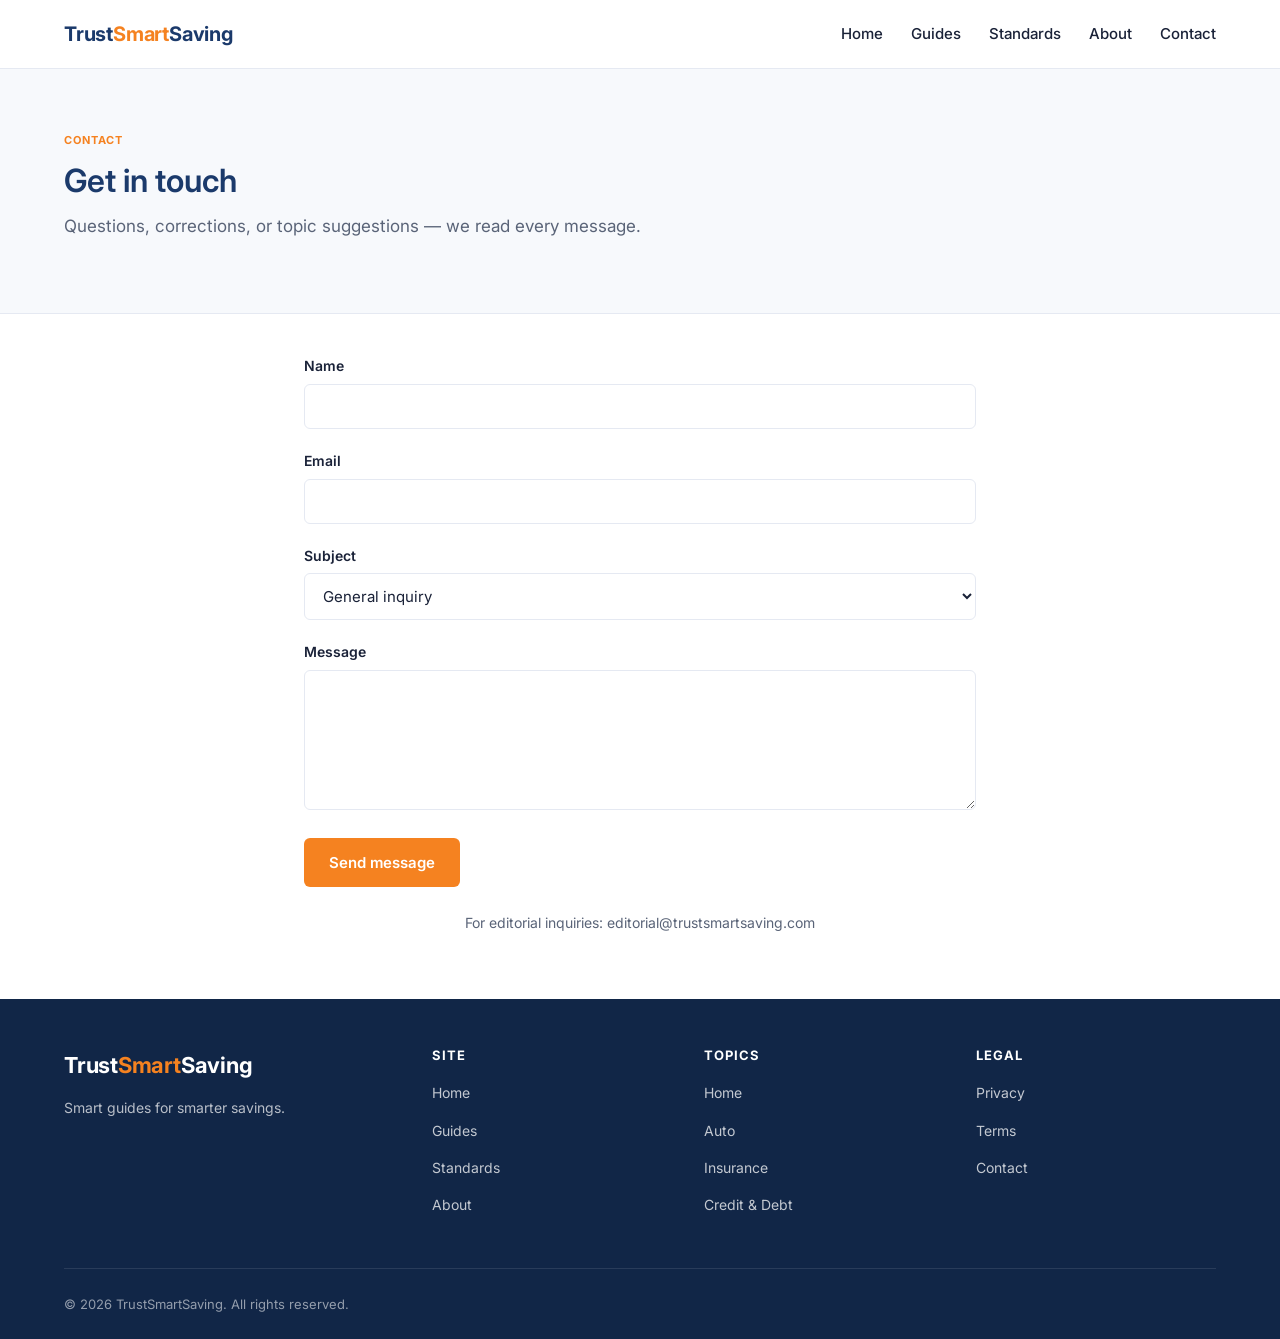
<file: contact.html>
<!DOCTYPE html>
<html lang="en">
<head>
  <meta charset="UTF-8">
  <meta name="viewport" content="width=device-width, initial-scale=1.0">
  <meta name="robots" content="index, follow">
  <meta name="description" content="Get in touch with the TrustSmartSaving editorial team. Send feedback, suggest a topic, or report a correction.">
  <title>Contact — TrustSmartSaving</title>
  <link rel="icon" type="image/svg+xml" href="/img/favicon.svg">
  <link rel="preconnect" href="https://fonts.googleapis.com">
  <link rel="preconnect" href="https://fonts.gstatic.com" crossorigin>
  <link href="https://fonts.googleapis.com/css2?family=Inter:wght@400;500;600;700&display=swap" rel="stylesheet">
  <link rel="stylesheet" href="/css/style.css">
</head>
<body>

  <header class="site-header">
    <div class="container">
      <nav class="nav" aria-label="Main">
        <a href="/" class="logo">Trust<span>Smart</span>Saving</a>
        <button class="nav-toggle" aria-label="Toggle navigation">
          <svg viewBox="0 0 24 24" fill="none" stroke="currentColor" stroke-width="2" stroke-linecap="round" stroke-linejoin="round" aria-hidden="true">
            <line x1="4" y1="6" x2="20" y2="6"/><line x1="4" y1="12" x2="20" y2="12"/><line x1="4" y1="18" x2="20" y2="18"/>
          </svg>
        </button>
        <ul class="nav-links">
          <li><a href="/">Home</a></li>
          <li><a href="/blog/">Guides</a></li>
          <li><a href="/editorial-standards.html">Standards</a></li>
          <li><a href="/about.html">About</a></li>
          <li><a href="/contact.html">Contact</a></li>
        </ul>
      </nav>
    </div>
  </header>

  <section class="page-hero">
    <div class="container">
      <span class="eyebrow">Contact</span>
      <h1>Get in touch</h1>
      <p>Questions, corrections, or topic suggestions &mdash; we read every message.</p>
    </div>
  </section>

  <div class="contact-form">
    <form id="contact-form" novalidate>
      <div class="form-group">
        <label for="name">Name</label>
        <input type="text" id="name" name="name" required>
      </div>
      <div class="form-group">
        <label for="email">Email</label>
        <input type="email" id="email" name="email" required>
      </div>
      <div class="form-group">
        <label for="subject">Subject</label>
        <select id="subject" name="subject">
          <option>General inquiry</option>
          <option>Editorial feedback</option>
          <option>Correction request</option>
          <option>Partnership</option>
          <option>Other</option>
        </select>
      </div>
      <div class="form-group">
        <label for="message">Message</label>
        <textarea id="message" name="message" required></textarea>
      </div>
      <button type="submit" class="btn btn-primary">Send message</button>
    </form>

    <div id="form-success" class="form-success" style="display:none;">
      Thank you. We've received your message and a member of our editorial team will respond within 2 business days.
    </div>

    <p class="form-alt">For editorial inquiries: editorial@trustsmartsaving.com</p>
  </div>

  <footer class="footer">
    <div class="container">
      <div class="footer-grid">
        <div class="footer-brand">
          <div class="logo">Trust<span>Smart</span>Saving</div>
          <div class="footer-tagline">Smart guides for smarter savings.</div>
        </div>
        <div class="footer-col">
          <h4>Site</h4>
          <ul>
            <li><a href="/">Home</a></li>
            <li><a href="/blog/">Guides</a></li>
            <li><a href="/editorial-standards.html">Standards</a></li>
            <li><a href="/about.html">About</a></li>
          </ul>
        </div>
        <div class="footer-col">
          <h4>Topics</h4>
          <ul>
            <li><a href="/blog/">Home</a></li>
            <li><a href="/blog/">Auto</a></li>
            <li><a href="/blog/">Insurance</a></li>
            <li><a href="/blog/">Credit &amp; Debt</a></li>
          </ul>
        </div>
        <div class="footer-col">
          <h4>Legal</h4>
          <ul>
            <li><a href="/privacy.html">Privacy</a></li>
            <li><a href="/terms.html">Terms</a></li>
            <li><a href="/contact.html">Contact</a></li>
          </ul>
        </div>
      </div>
      <div class="footer-bottom">
        &copy; 2026 TrustSmartSaving. All rights reserved.
      </div>
    </div>
  </footer>

  <script src="/js/main.js" defer></script>
</body>
</html>
</file>
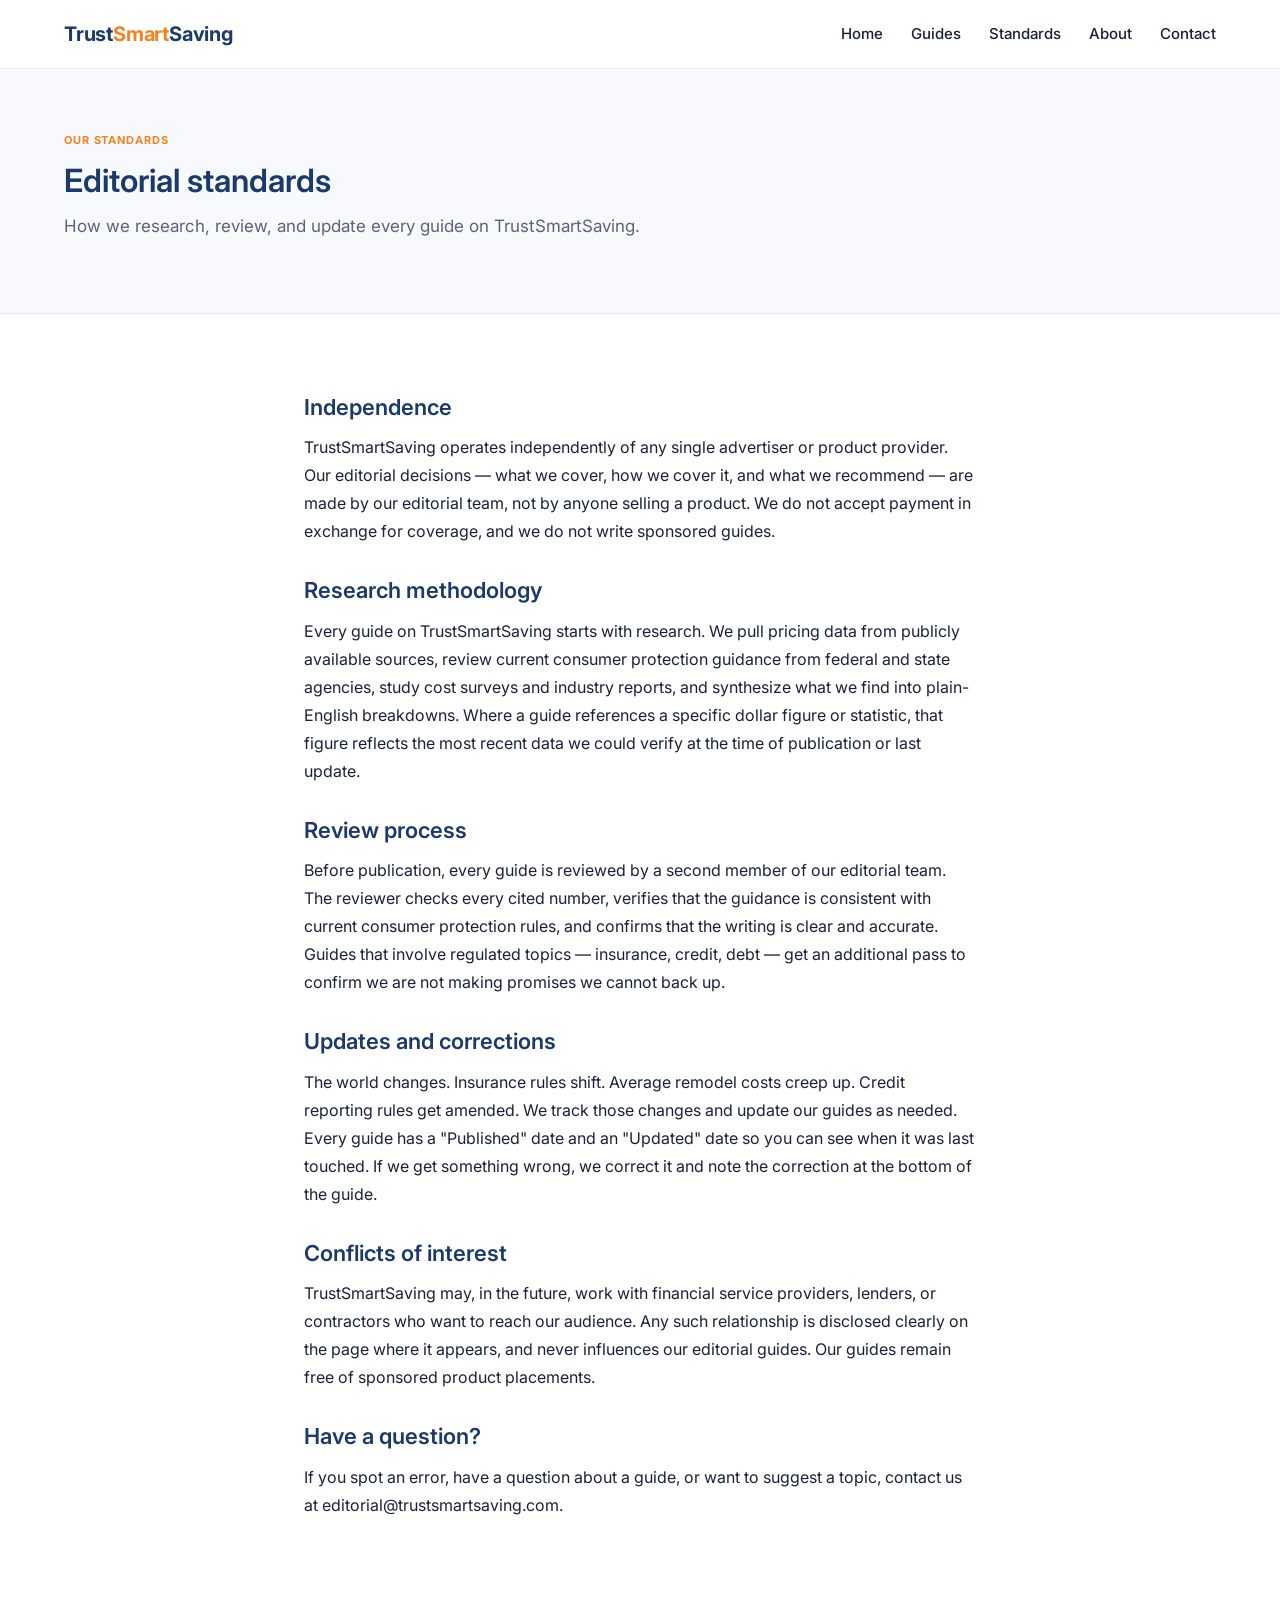
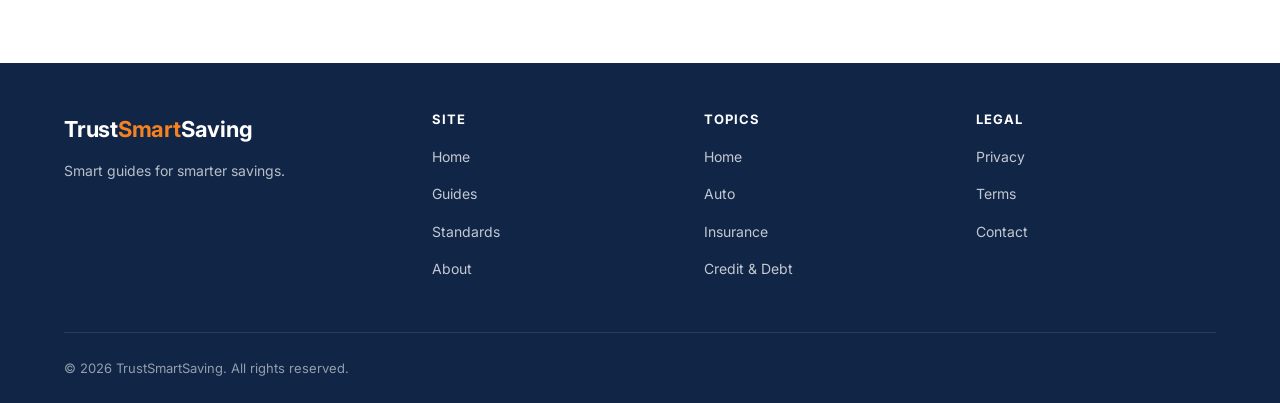
<file: editorial-standards.html>
<!DOCTYPE html>
<html lang="en">
<head>
  <meta charset="UTF-8">
  <meta name="viewport" content="width=device-width, initial-scale=1.0">
  <meta name="robots" content="index, follow">
  <meta name="description" content="How TrustSmartSaving researches, reviews, and updates every guide. Our editorial standards on independence, methodology, review, corrections, and conflicts of interest.">
  <title>Editorial Standards — TrustSmartSaving</title>
  <link rel="icon" type="image/svg+xml" href="/img/favicon.svg">
  <link rel="preconnect" href="https://fonts.googleapis.com">
  <link rel="preconnect" href="https://fonts.gstatic.com" crossorigin>
  <link href="https://fonts.googleapis.com/css2?family=Inter:wght@400;500;600;700&display=swap" rel="stylesheet">
  <link rel="stylesheet" href="/css/style.css">
</head>
<body>

  <header class="site-header">
    <div class="container">
      <nav class="nav" aria-label="Main">
        <a href="/" class="logo">Trust<span>Smart</span>Saving</a>
        <button class="nav-toggle" aria-label="Toggle navigation">
          <svg viewBox="0 0 24 24" fill="none" stroke="currentColor" stroke-width="2" stroke-linecap="round" stroke-linejoin="round" aria-hidden="true">
            <line x1="4" y1="6" x2="20" y2="6"/><line x1="4" y1="12" x2="20" y2="12"/><line x1="4" y1="18" x2="20" y2="18"/>
          </svg>
        </button>
        <ul class="nav-links">
          <li><a href="/">Home</a></li>
          <li><a href="/blog/">Guides</a></li>
          <li><a href="/editorial-standards.html">Standards</a></li>
          <li><a href="/about.html">About</a></li>
          <li><a href="/contact.html">Contact</a></li>
        </ul>
      </nav>
    </div>
  </header>

  <section class="page-hero">
    <div class="container">
      <span class="eyebrow">Our Standards</span>
      <h1>Editorial standards</h1>
      <p>How we research, review, and update every guide on TrustSmartSaving.</p>
    </div>
  </section>

  <div class="legal-body">

    <h2>Independence</h2>
    <p>TrustSmartSaving operates independently of any single advertiser or product provider. Our editorial decisions &mdash; what we cover, how we cover it, and what we recommend &mdash; are made by our editorial team, not by anyone selling a product. We do not accept payment in exchange for coverage, and we do not write sponsored guides.</p>

    <h2>Research methodology</h2>
    <p>Every guide on TrustSmartSaving starts with research. We pull pricing data from publicly available sources, review current consumer protection guidance from federal and state agencies, study cost surveys and industry reports, and synthesize what we find into plain-English breakdowns. Where a guide references a specific dollar figure or statistic, that figure reflects the most recent data we could verify at the time of publication or last update.</p>

    <h2>Review process</h2>
    <p>Before publication, every guide is reviewed by a second member of our editorial team. The reviewer checks every cited number, verifies that the guidance is consistent with current consumer protection rules, and confirms that the writing is clear and accurate. Guides that involve regulated topics &mdash; insurance, credit, debt &mdash; get an additional pass to confirm we are not making promises we cannot back up.</p>

    <h2>Updates and corrections</h2>
    <p>The world changes. Insurance rules shift. Average remodel costs creep up. Credit reporting rules get amended. We track those changes and update our guides as needed. Every guide has a "Published" date and an "Updated" date so you can see when it was last touched. If we get something wrong, we correct it and note the correction at the bottom of the guide.</p>

    <h2>Conflicts of interest</h2>
    <p>TrustSmartSaving may, in the future, work with financial service providers, lenders, or contractors who want to reach our audience. Any such relationship is disclosed clearly on the page where it appears, and never influences our editorial guides. Our guides remain free of sponsored product placements.</p>

    <h2>Have a question?</h2>
    <p>If you spot an error, have a question about a guide, or want to suggest a topic, contact us at editorial@trustsmartsaving.com.</p>

  </div>

  <footer class="footer">
    <div class="container">
      <div class="footer-grid">
        <div class="footer-brand">
          <div class="logo">Trust<span>Smart</span>Saving</div>
          <div class="footer-tagline">Smart guides for smarter savings.</div>
        </div>
        <div class="footer-col">
          <h4>Site</h4>
          <ul>
            <li><a href="/">Home</a></li>
            <li><a href="/blog/">Guides</a></li>
            <li><a href="/editorial-standards.html">Standards</a></li>
            <li><a href="/about.html">About</a></li>
          </ul>
        </div>
        <div class="footer-col">
          <h4>Topics</h4>
          <ul>
            <li><a href="/blog/">Home</a></li>
            <li><a href="/blog/">Auto</a></li>
            <li><a href="/blog/">Insurance</a></li>
            <li><a href="/blog/">Credit &amp; Debt</a></li>
          </ul>
        </div>
        <div class="footer-col">
          <h4>Legal</h4>
          <ul>
            <li><a href="/privacy.html">Privacy</a></li>
            <li><a href="/terms.html">Terms</a></li>
            <li><a href="/contact.html">Contact</a></li>
          </ul>
        </div>
      </div>
      <div class="footer-bottom">
        &copy; 2026 TrustSmartSaving. All rights reserved.
      </div>
    </div>
  </footer>

  <script src="/js/main.js" defer></script>
</body>
</html>
</file>
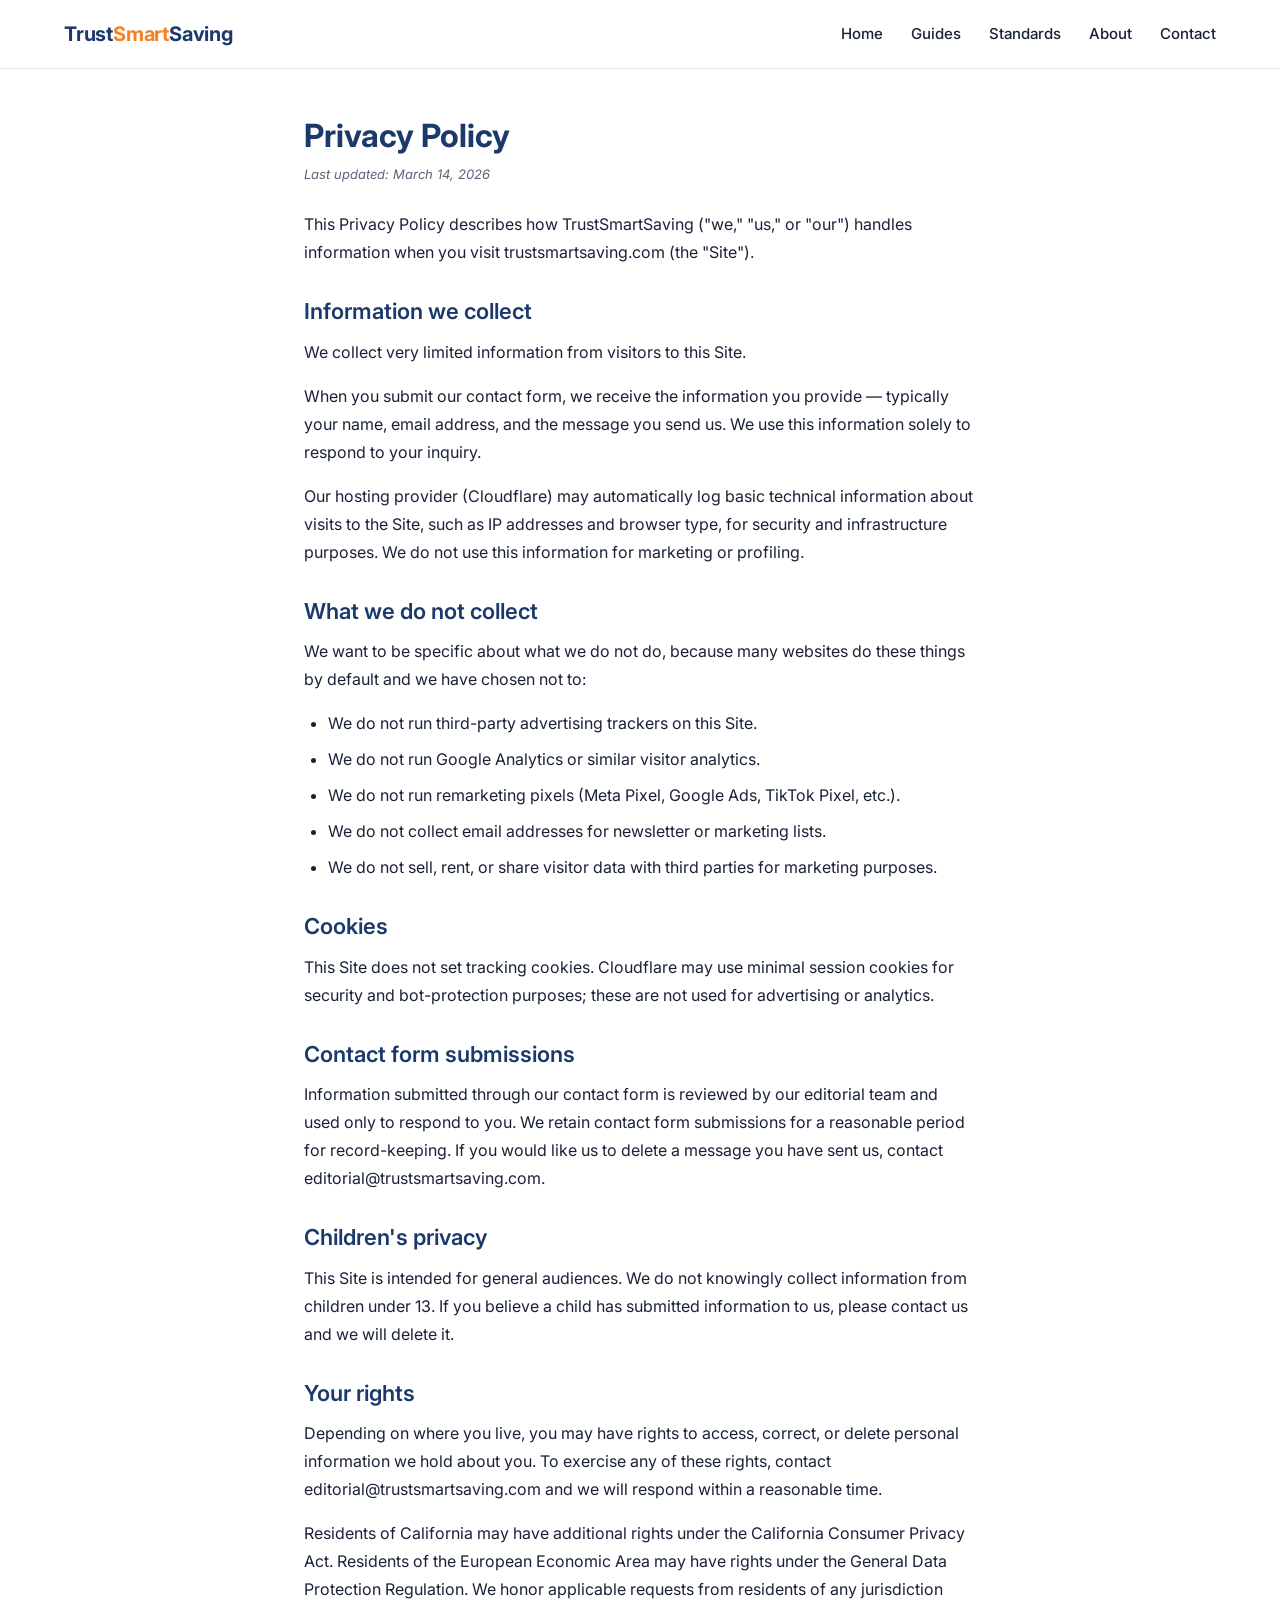
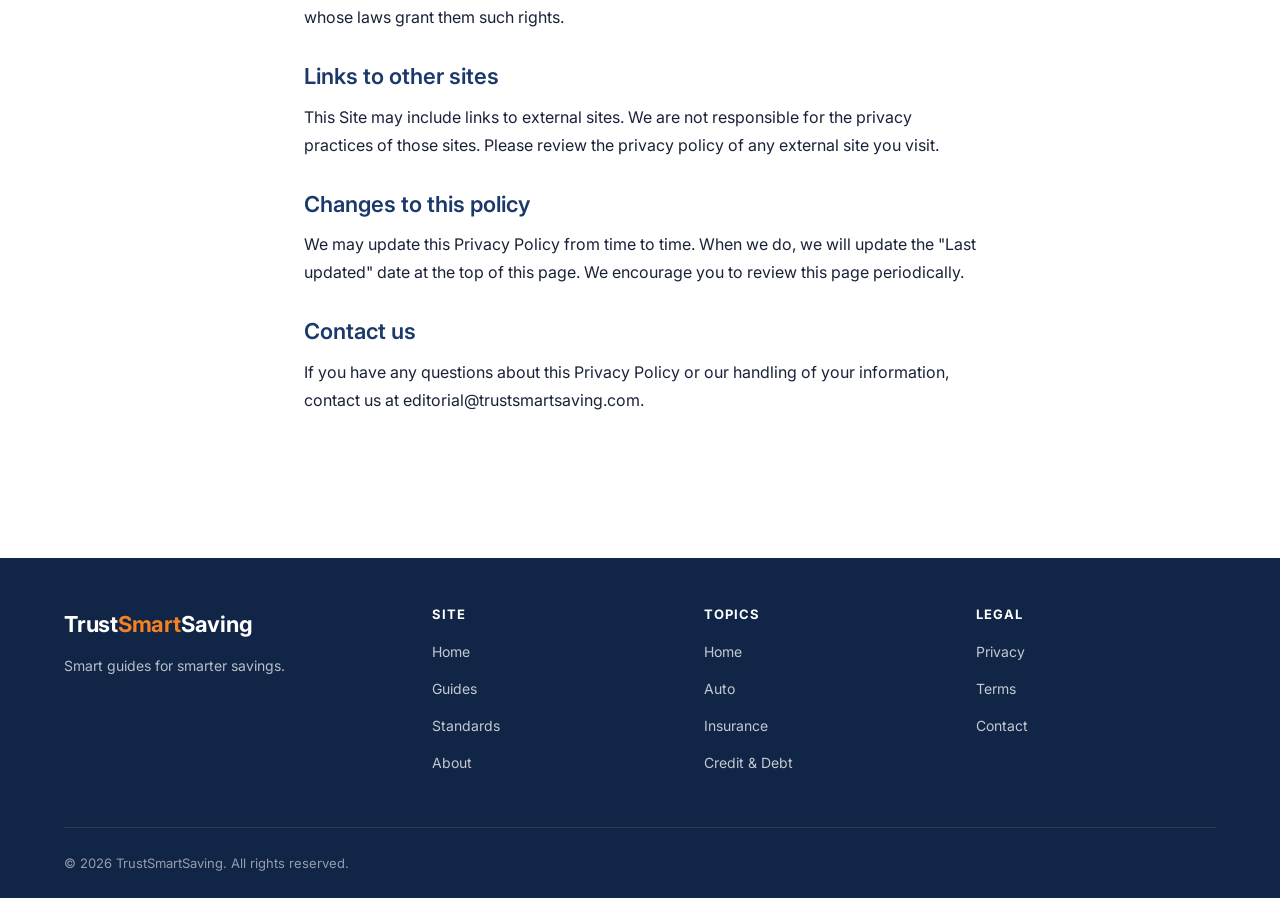
<file: privacy.html>
<!DOCTYPE html>
<html lang="en">
<head>
  <meta charset="UTF-8">
  <meta name="viewport" content="width=device-width, initial-scale=1.0">
  <meta name="robots" content="index, follow">
  <meta name="description" content="TrustSmartSaving's privacy policy. How we handle the limited information we receive from visitors, and what we choose not to collect.">
  <title>Privacy Policy — TrustSmartSaving</title>
  <link rel="icon" type="image/svg+xml" href="/img/favicon.svg">
  <link rel="preconnect" href="https://fonts.googleapis.com">
  <link rel="preconnect" href="https://fonts.gstatic.com" crossorigin>
  <link href="https://fonts.googleapis.com/css2?family=Inter:wght@400;500;600;700&display=swap" rel="stylesheet">
  <link rel="stylesheet" href="/css/style.css">
</head>
<body>

  <header class="site-header">
    <div class="container">
      <nav class="nav" aria-label="Main">
        <a href="/" class="logo">Trust<span>Smart</span>Saving</a>
        <button class="nav-toggle" aria-label="Toggle navigation">
          <svg viewBox="0 0 24 24" fill="none" stroke="currentColor" stroke-width="2" stroke-linecap="round" stroke-linejoin="round" aria-hidden="true">
            <line x1="4" y1="6" x2="20" y2="6"/><line x1="4" y1="12" x2="20" y2="12"/><line x1="4" y1="18" x2="20" y2="18"/>
          </svg>
        </button>
        <ul class="nav-links">
          <li><a href="/">Home</a></li>
          <li><a href="/blog/">Guides</a></li>
          <li><a href="/editorial-standards.html">Standards</a></li>
          <li><a href="/about.html">About</a></li>
          <li><a href="/contact.html">Contact</a></li>
        </ul>
      </nav>
    </div>
  </header>

  <div class="legal-body">

    <h1>Privacy Policy</h1>
    <p class="updated">Last updated: March 14, 2026</p>

    <p>This Privacy Policy describes how TrustSmartSaving ("we," "us," or "our") handles information when you visit trustsmartsaving.com (the "Site").</p>

    <h2>Information we collect</h2>
    <p>We collect very limited information from visitors to this Site.</p>
    <p>When you submit our contact form, we receive the information you provide &mdash; typically your name, email address, and the message you send us. We use this information solely to respond to your inquiry.</p>
    <p>Our hosting provider (Cloudflare) may automatically log basic technical information about visits to the Site, such as IP addresses and browser type, for security and infrastructure purposes. We do not use this information for marketing or profiling.</p>

    <h2>What we do not collect</h2>
    <p>We want to be specific about what we do not do, because many websites do these things by default and we have chosen not to:</p>
    <ul>
      <li>We do not run third-party advertising trackers on this Site.</li>
      <li>We do not run Google Analytics or similar visitor analytics.</li>
      <li>We do not run remarketing pixels (Meta Pixel, Google Ads, TikTok Pixel, etc.).</li>
      <li>We do not collect email addresses for newsletter or marketing lists.</li>
      <li>We do not sell, rent, or share visitor data with third parties for marketing purposes.</li>
    </ul>

    <h2>Cookies</h2>
    <p>This Site does not set tracking cookies. Cloudflare may use minimal session cookies for security and bot-protection purposes; these are not used for advertising or analytics.</p>

    <h2>Contact form submissions</h2>
    <p>Information submitted through our contact form is reviewed by our editorial team and used only to respond to you. We retain contact form submissions for a reasonable period for record-keeping. If you would like us to delete a message you have sent us, contact editorial@trustsmartsaving.com.</p>

    <h2>Children's privacy</h2>
    <p>This Site is intended for general audiences. We do not knowingly collect information from children under 13. If you believe a child has submitted information to us, please contact us and we will delete it.</p>

    <h2>Your rights</h2>
    <p>Depending on where you live, you may have rights to access, correct, or delete personal information we hold about you. To exercise any of these rights, contact editorial@trustsmartsaving.com and we will respond within a reasonable time.</p>
    <p>Residents of California may have additional rights under the California Consumer Privacy Act. Residents of the European Economic Area may have rights under the General Data Protection Regulation. We honor applicable requests from residents of any jurisdiction whose laws grant them such rights.</p>

    <h2>Links to other sites</h2>
    <p>This Site may include links to external sites. We are not responsible for the privacy practices of those sites. Please review the privacy policy of any external site you visit.</p>

    <h2>Changes to this policy</h2>
    <p>We may update this Privacy Policy from time to time. When we do, we will update the "Last updated" date at the top of this page. We encourage you to review this page periodically.</p>

    <h2>Contact us</h2>
    <p>If you have any questions about this Privacy Policy or our handling of your information, contact us at editorial@trustsmartsaving.com.</p>

  </div>

  <footer class="footer">
    <div class="container">
      <div class="footer-grid">
        <div class="footer-brand">
          <div class="logo">Trust<span>Smart</span>Saving</div>
          <div class="footer-tagline">Smart guides for smarter savings.</div>
        </div>
        <div class="footer-col">
          <h4>Site</h4>
          <ul>
            <li><a href="/">Home</a></li>
            <li><a href="/blog/">Guides</a></li>
            <li><a href="/editorial-standards.html">Standards</a></li>
            <li><a href="/about.html">About</a></li>
          </ul>
        </div>
        <div class="footer-col">
          <h4>Topics</h4>
          <ul>
            <li><a href="/blog/">Home</a></li>
            <li><a href="/blog/">Auto</a></li>
            <li><a href="/blog/">Insurance</a></li>
            <li><a href="/blog/">Credit &amp; Debt</a></li>
          </ul>
        </div>
        <div class="footer-col">
          <h4>Legal</h4>
          <ul>
            <li><a href="/privacy.html">Privacy</a></li>
            <li><a href="/terms.html">Terms</a></li>
            <li><a href="/contact.html">Contact</a></li>
          </ul>
        </div>
      </div>
      <div class="footer-bottom">
        &copy; 2026 TrustSmartSaving. All rights reserved.
      </div>
    </div>
  </footer>

  <script src="/js/main.js" defer></script>
</body>
</html>
</file>
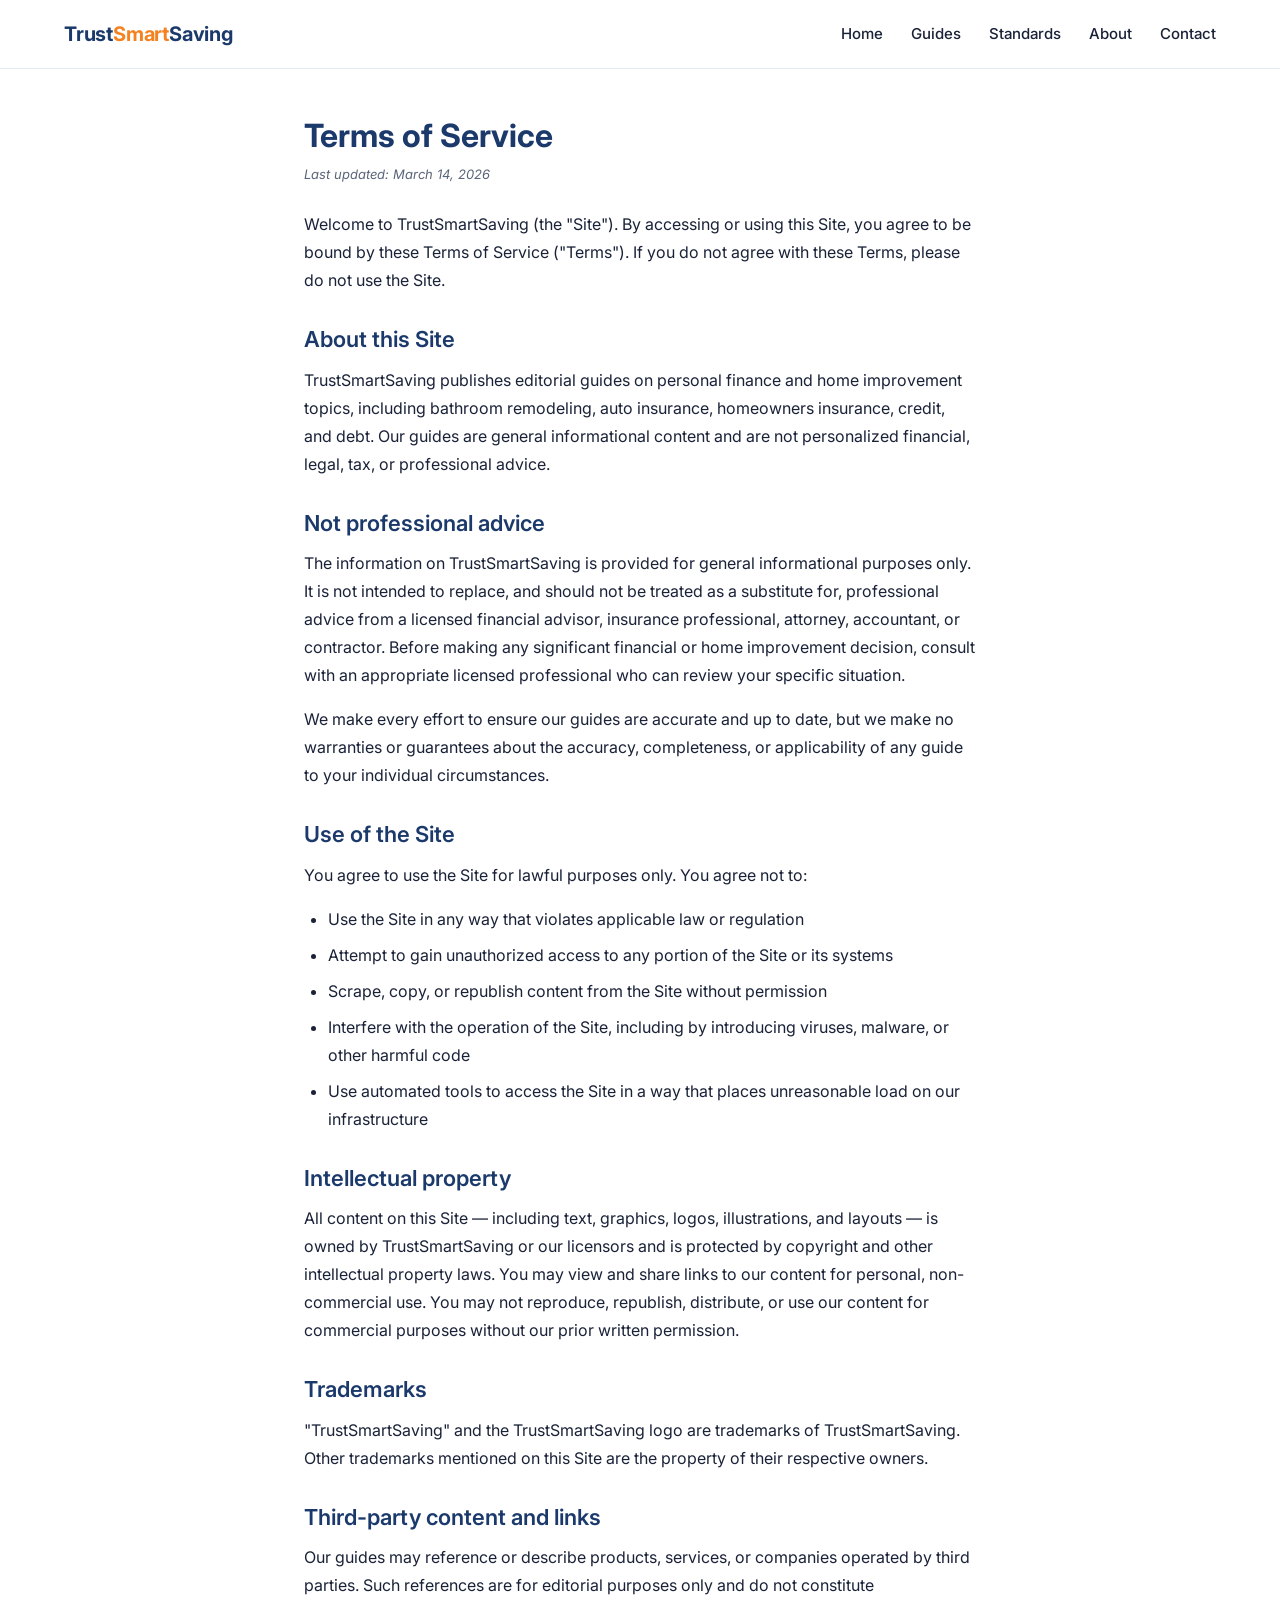
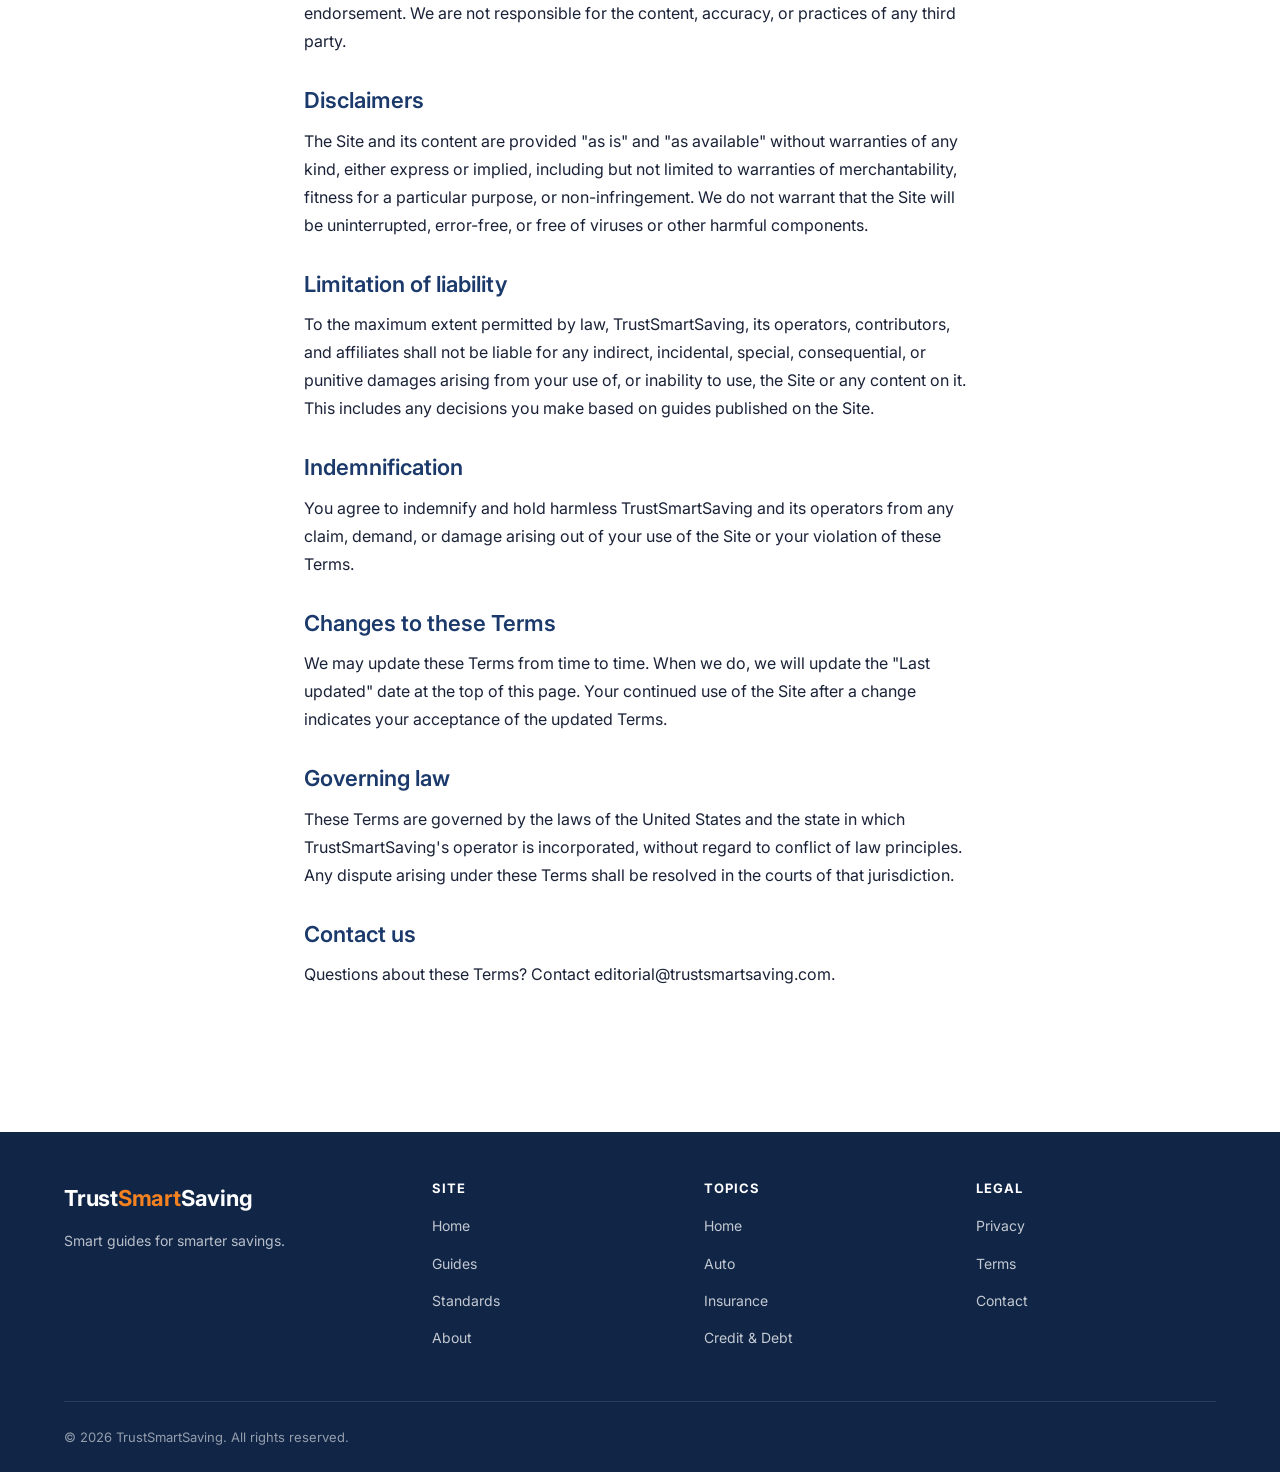
<file: terms.html>
<!DOCTYPE html>
<html lang="en">
<head>
  <meta charset="UTF-8">
  <meta name="viewport" content="width=device-width, initial-scale=1.0">
  <meta name="robots" content="index, follow">
  <meta name="description" content="TrustSmartSaving's Terms of Service. The terms that apply when you use trustsmartsaving.com and its content.">
  <title>Terms of Service — TrustSmartSaving</title>
  <link rel="icon" type="image/svg+xml" href="/img/favicon.svg">
  <link rel="preconnect" href="https://fonts.googleapis.com">
  <link rel="preconnect" href="https://fonts.gstatic.com" crossorigin>
  <link href="https://fonts.googleapis.com/css2?family=Inter:wght@400;500;600;700&display=swap" rel="stylesheet">
  <link rel="stylesheet" href="/css/style.css">
</head>
<body>

  <header class="site-header">
    <div class="container">
      <nav class="nav" aria-label="Main">
        <a href="/" class="logo">Trust<span>Smart</span>Saving</a>
        <button class="nav-toggle" aria-label="Toggle navigation">
          <svg viewBox="0 0 24 24" fill="none" stroke="currentColor" stroke-width="2" stroke-linecap="round" stroke-linejoin="round" aria-hidden="true">
            <line x1="4" y1="6" x2="20" y2="6"/><line x1="4" y1="12" x2="20" y2="12"/><line x1="4" y1="18" x2="20" y2="18"/>
          </svg>
        </button>
        <ul class="nav-links">
          <li><a href="/">Home</a></li>
          <li><a href="/blog/">Guides</a></li>
          <li><a href="/editorial-standards.html">Standards</a></li>
          <li><a href="/about.html">About</a></li>
          <li><a href="/contact.html">Contact</a></li>
        </ul>
      </nav>
    </div>
  </header>

  <div class="legal-body">

    <h1>Terms of Service</h1>
    <p class="updated">Last updated: March 14, 2026</p>

    <p>Welcome to TrustSmartSaving (the "Site"). By accessing or using this Site, you agree to be bound by these Terms of Service ("Terms"). If you do not agree with these Terms, please do not use the Site.</p>

    <h2>About this Site</h2>
    <p>TrustSmartSaving publishes editorial guides on personal finance and home improvement topics, including bathroom remodeling, auto insurance, homeowners insurance, credit, and debt. Our guides are general informational content and are not personalized financial, legal, tax, or professional advice.</p>

    <h2>Not professional advice</h2>
    <p>The information on TrustSmartSaving is provided for general informational purposes only. It is not intended to replace, and should not be treated as a substitute for, professional advice from a licensed financial advisor, insurance professional, attorney, accountant, or contractor. Before making any significant financial or home improvement decision, consult with an appropriate licensed professional who can review your specific situation.</p>
    <p>We make every effort to ensure our guides are accurate and up to date, but we make no warranties or guarantees about the accuracy, completeness, or applicability of any guide to your individual circumstances.</p>

    <h2>Use of the Site</h2>
    <p>You agree to use the Site for lawful purposes only. You agree not to:</p>
    <ul>
      <li>Use the Site in any way that violates applicable law or regulation</li>
      <li>Attempt to gain unauthorized access to any portion of the Site or its systems</li>
      <li>Scrape, copy, or republish content from the Site without permission</li>
      <li>Interfere with the operation of the Site, including by introducing viruses, malware, or other harmful code</li>
      <li>Use automated tools to access the Site in a way that places unreasonable load on our infrastructure</li>
    </ul>

    <h2>Intellectual property</h2>
    <p>All content on this Site &mdash; including text, graphics, logos, illustrations, and layouts &mdash; is owned by TrustSmartSaving or our licensors and is protected by copyright and other intellectual property laws. You may view and share links to our content for personal, non-commercial use. You may not reproduce, republish, distribute, or use our content for commercial purposes without our prior written permission.</p>

    <h2>Trademarks</h2>
    <p>"TrustSmartSaving" and the TrustSmartSaving logo are trademarks of TrustSmartSaving. Other trademarks mentioned on this Site are the property of their respective owners.</p>

    <h2>Third-party content and links</h2>
    <p>Our guides may reference or describe products, services, or companies operated by third parties. Such references are for editorial purposes only and do not constitute endorsement. We are not responsible for the content, accuracy, or practices of any third party.</p>

    <h2>Disclaimers</h2>
    <p>The Site and its content are provided "as is" and "as available" without warranties of any kind, either express or implied, including but not limited to warranties of merchantability, fitness for a particular purpose, or non-infringement. We do not warrant that the Site will be uninterrupted, error-free, or free of viruses or other harmful components.</p>

    <h2>Limitation of liability</h2>
    <p>To the maximum extent permitted by law, TrustSmartSaving, its operators, contributors, and affiliates shall not be liable for any indirect, incidental, special, consequential, or punitive damages arising from your use of, or inability to use, the Site or any content on it. This includes any decisions you make based on guides published on the Site.</p>

    <h2>Indemnification</h2>
    <p>You agree to indemnify and hold harmless TrustSmartSaving and its operators from any claim, demand, or damage arising out of your use of the Site or your violation of these Terms.</p>

    <h2>Changes to these Terms</h2>
    <p>We may update these Terms from time to time. When we do, we will update the "Last updated" date at the top of this page. Your continued use of the Site after a change indicates your acceptance of the updated Terms.</p>

    <h2>Governing law</h2>
    <p>These Terms are governed by the laws of the United States and the state in which TrustSmartSaving's operator is incorporated, without regard to conflict of law principles. Any dispute arising under these Terms shall be resolved in the courts of that jurisdiction.</p>

    <h2>Contact us</h2>
    <p>Questions about these Terms? Contact editorial@trustsmartsaving.com.</p>

  </div>

  <footer class="footer">
    <div class="container">
      <div class="footer-grid">
        <div class="footer-brand">
          <div class="logo">Trust<span>Smart</span>Saving</div>
          <div class="footer-tagline">Smart guides for smarter savings.</div>
        </div>
        <div class="footer-col">
          <h4>Site</h4>
          <ul>
            <li><a href="/">Home</a></li>
            <li><a href="/blog/">Guides</a></li>
            <li><a href="/editorial-standards.html">Standards</a></li>
            <li><a href="/about.html">About</a></li>
          </ul>
        </div>
        <div class="footer-col">
          <h4>Topics</h4>
          <ul>
            <li><a href="/blog/">Home</a></li>
            <li><a href="/blog/">Auto</a></li>
            <li><a href="/blog/">Insurance</a></li>
            <li><a href="/blog/">Credit &amp; Debt</a></li>
          </ul>
        </div>
        <div class="footer-col">
          <h4>Legal</h4>
          <ul>
            <li><a href="/privacy.html">Privacy</a></li>
            <li><a href="/terms.html">Terms</a></li>
            <li><a href="/contact.html">Contact</a></li>
          </ul>
        </div>
      </div>
      <div class="footer-bottom">
        &copy; 2026 TrustSmartSaving. All rights reserved.
      </div>
    </div>
  </footer>

  <script src="/js/main.js" defer></script>
</body>
</html>
</file>
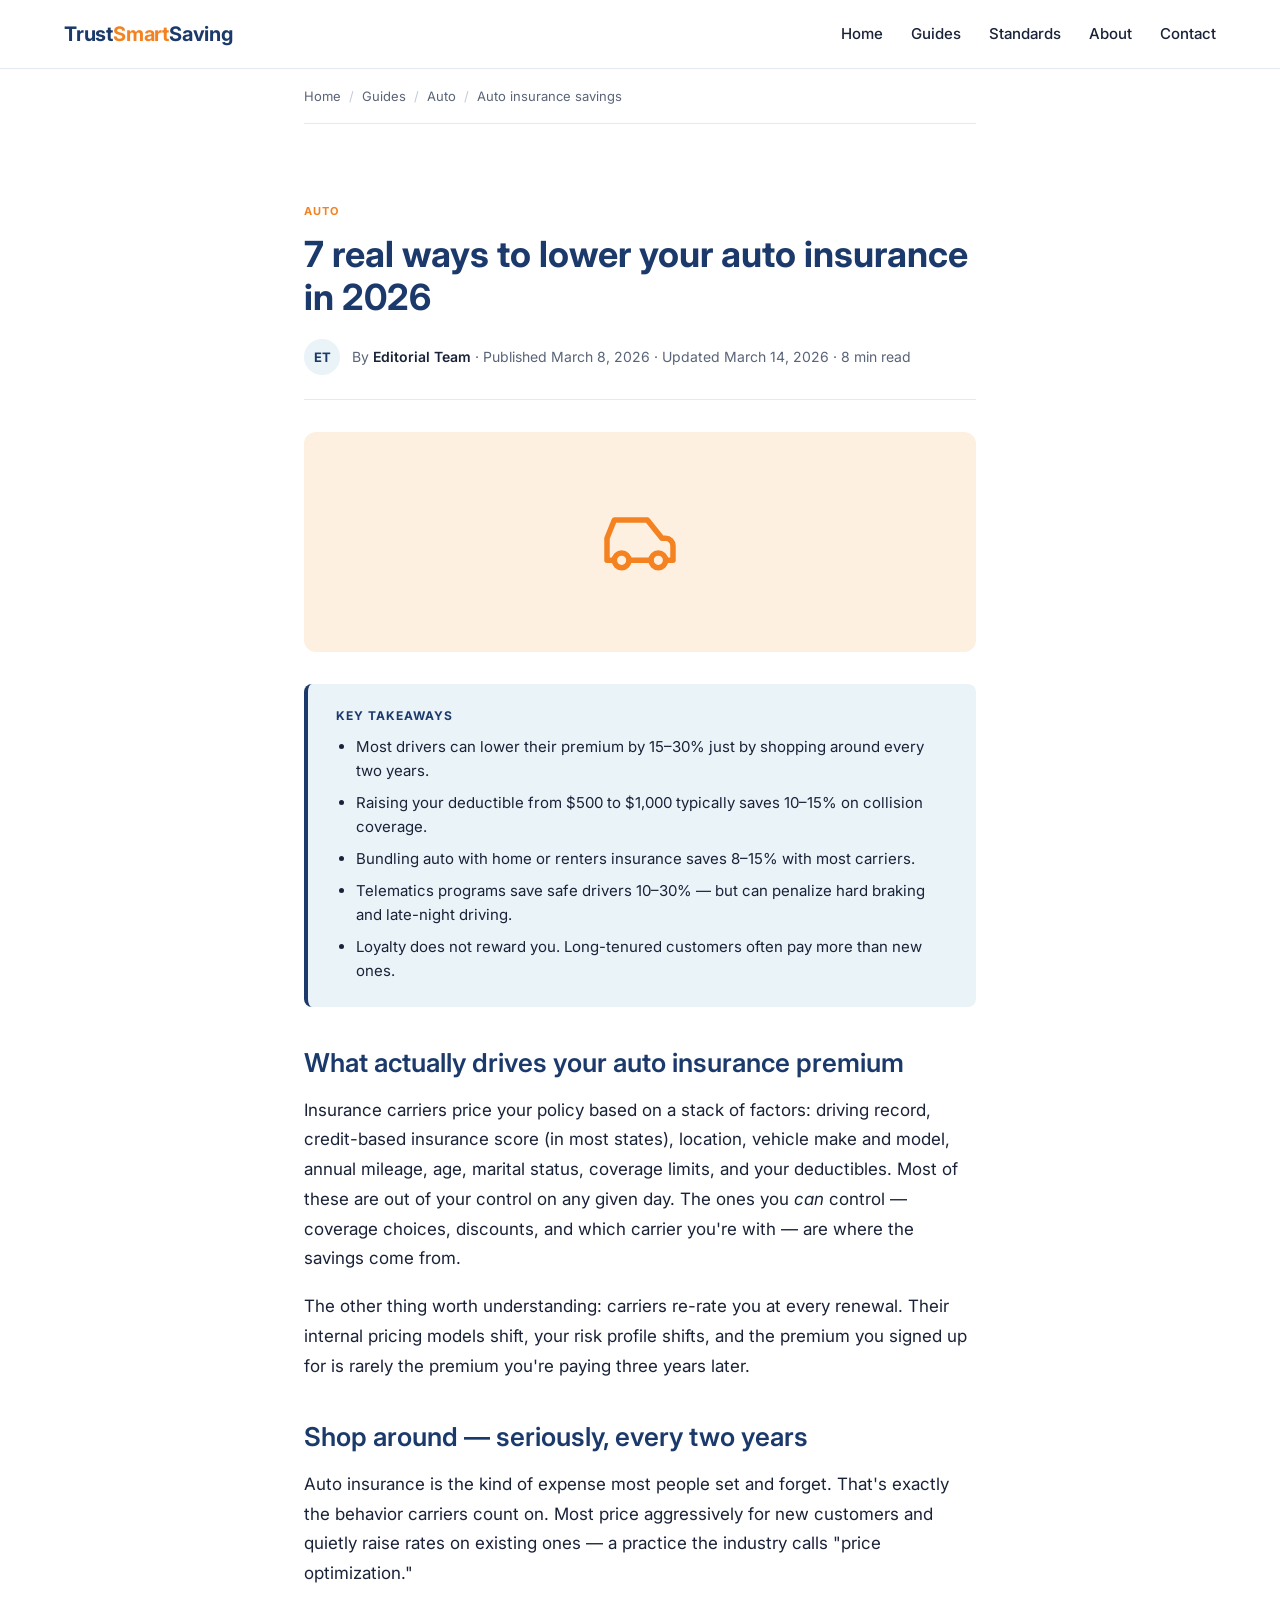
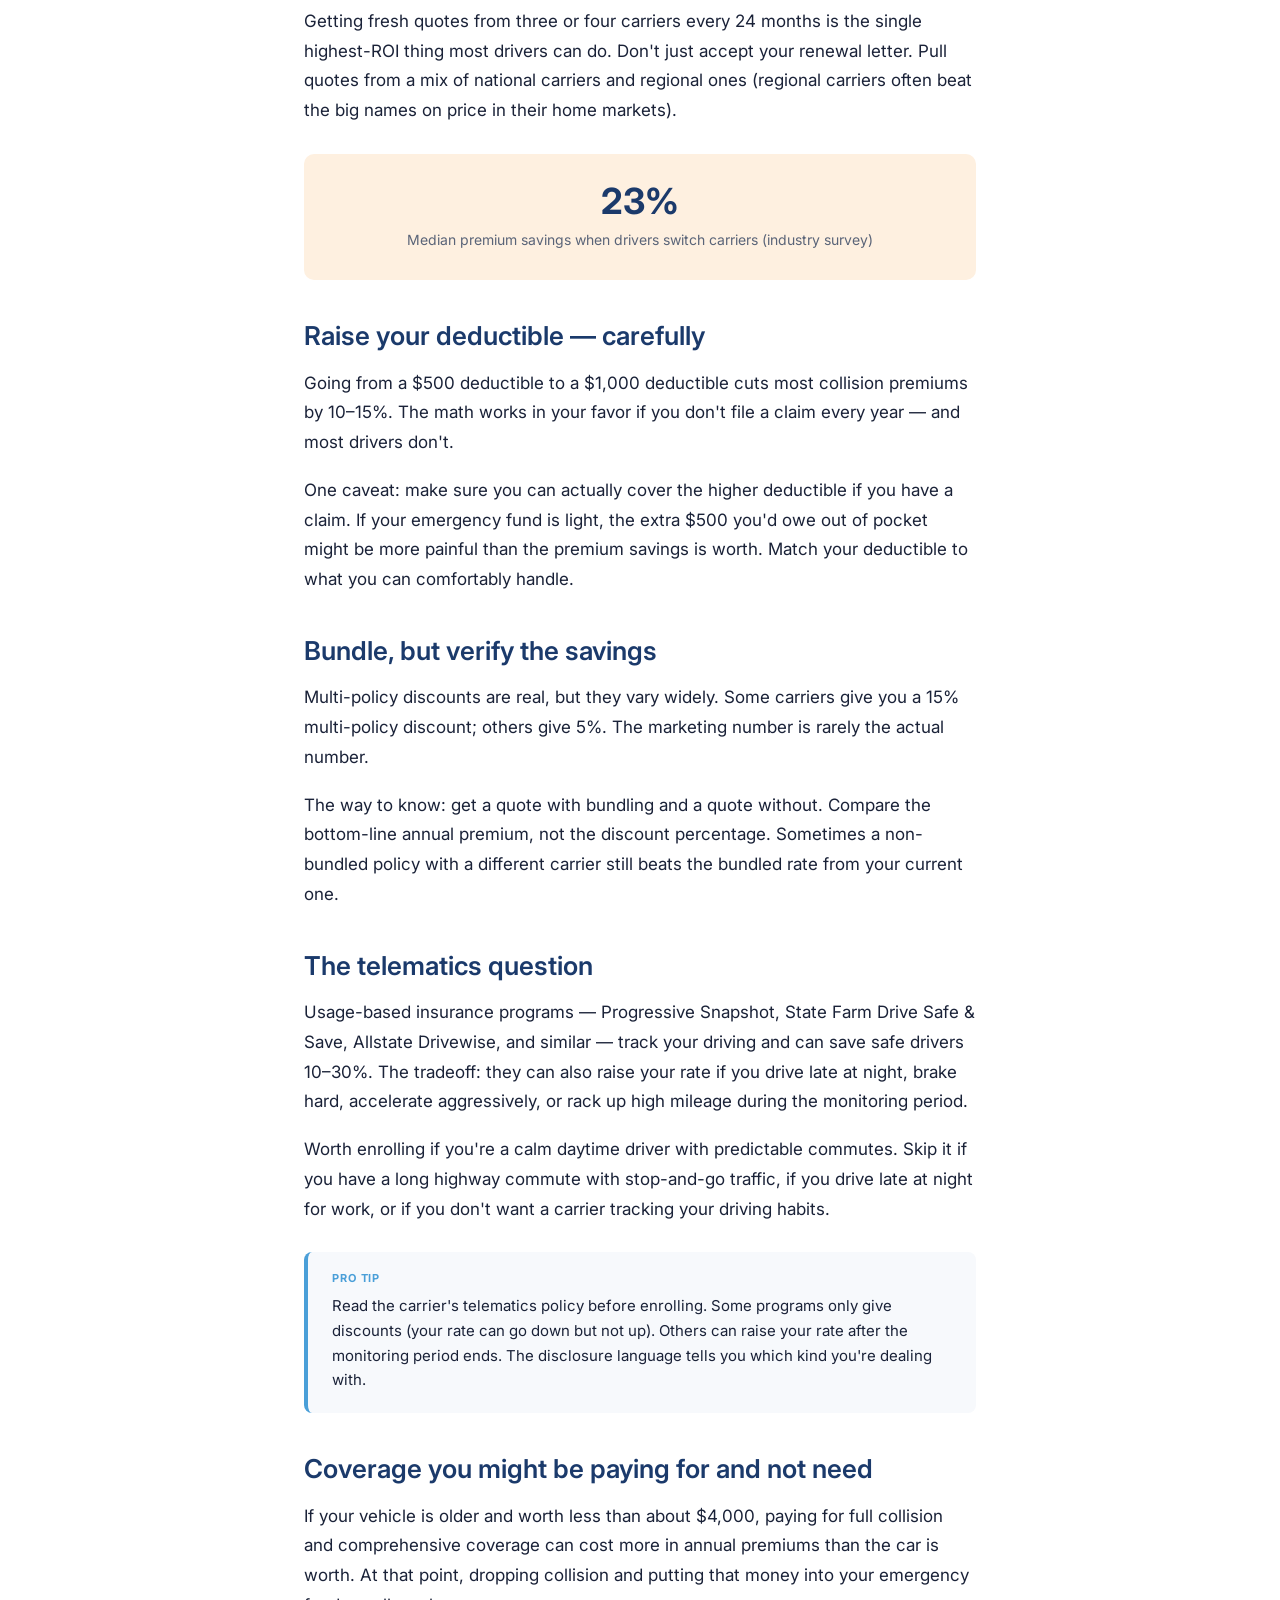
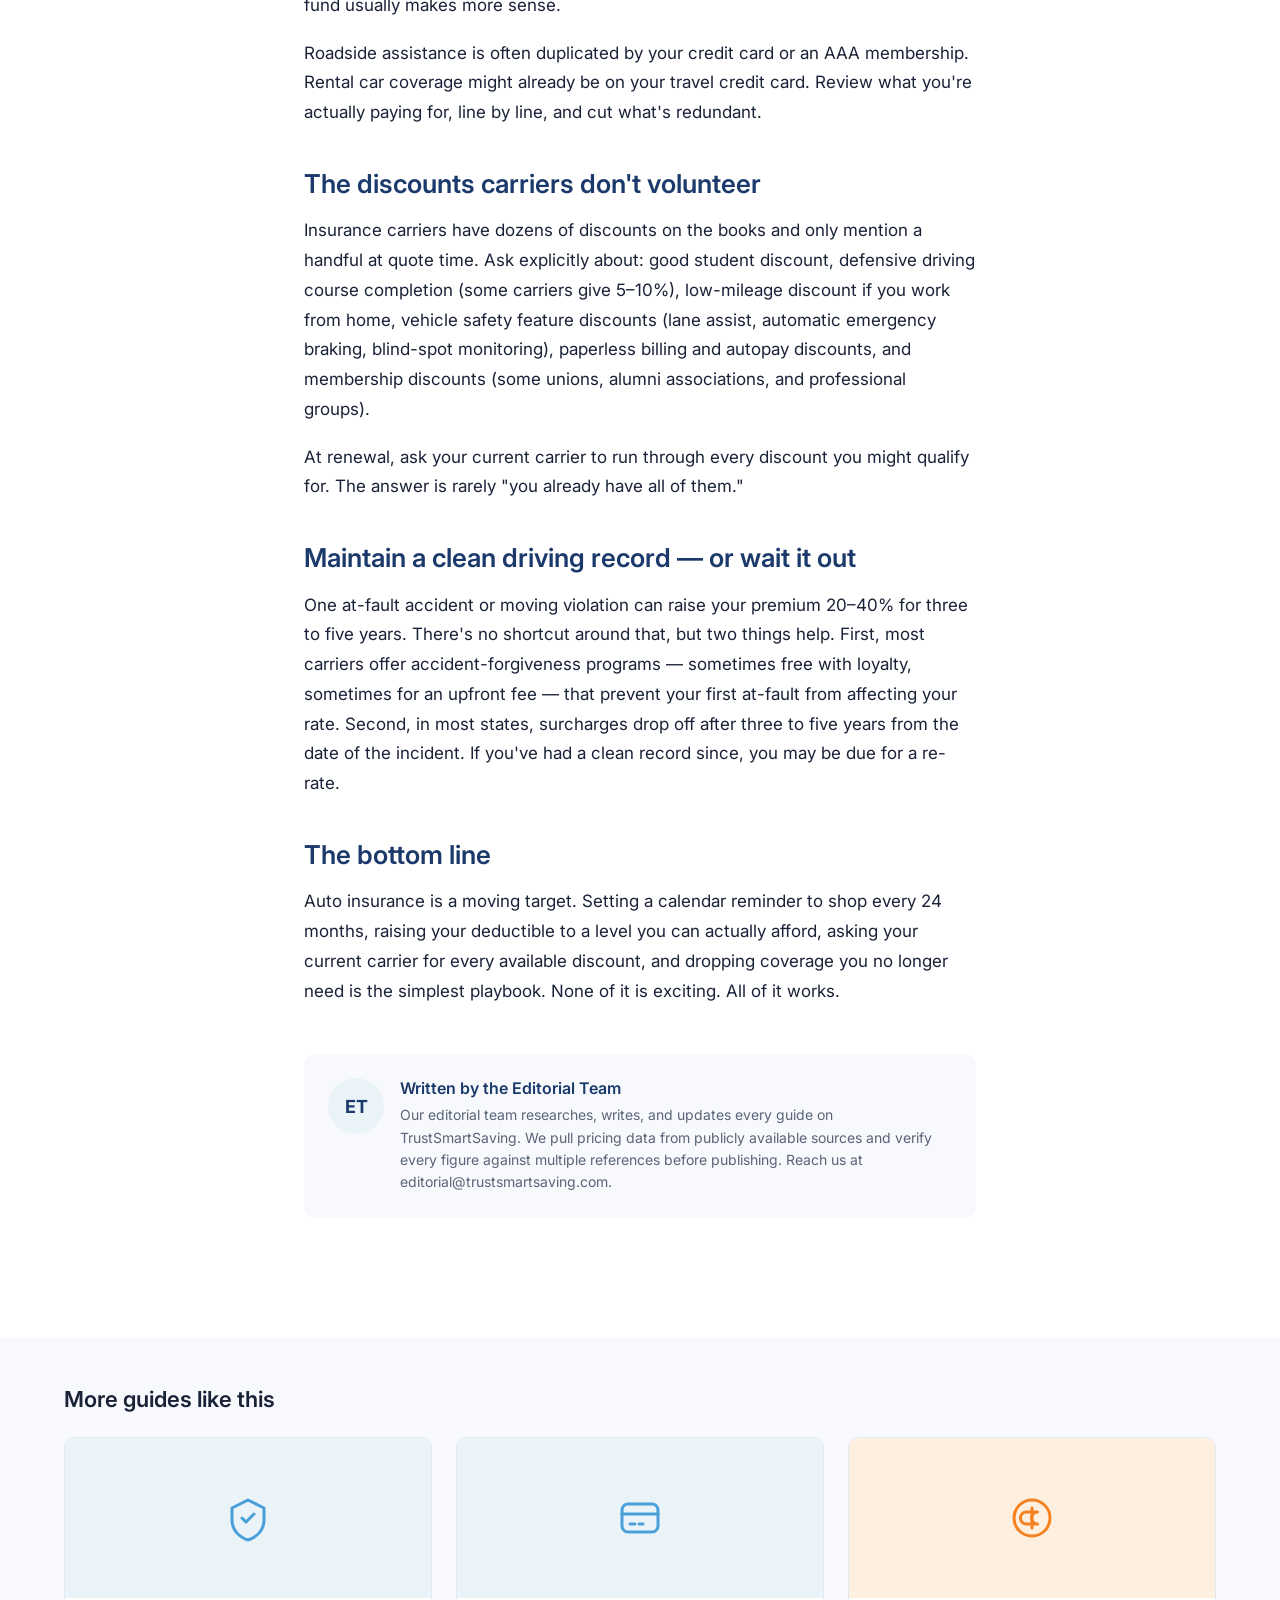
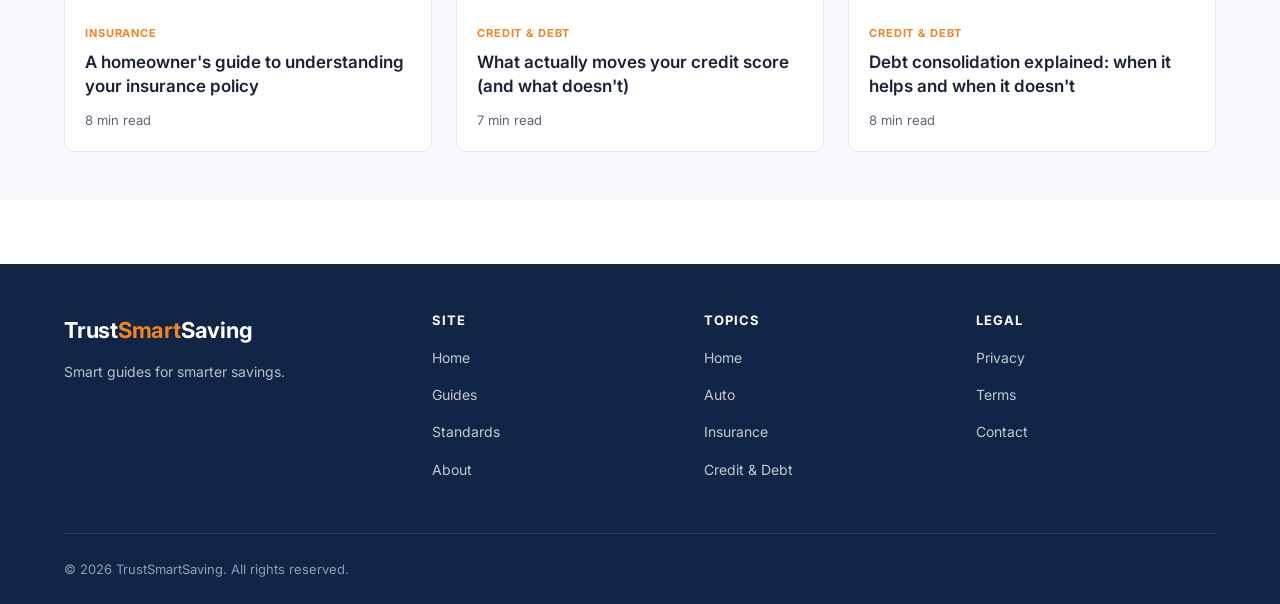
<file: blog/auto-insurance-savings.html>
<!DOCTYPE html>
<html lang="en">
<head>
  <meta charset="UTF-8">
  <meta name="viewport" content="width=device-width, initial-scale=1.0">
  <meta name="robots" content="index, follow">
  <meta name="description" content="Practical steps that actually move your auto insurance premium — what works, what doesn't, and where most drivers leave money on the table.">
  <title>7 Real Ways to Lower Your Auto Insurance in 2026 — TrustSmartSaving</title>
  <link rel="icon" type="image/svg+xml" href="/img/favicon.svg">
  <link rel="preconnect" href="https://fonts.googleapis.com">
  <link rel="preconnect" href="https://fonts.gstatic.com" crossorigin>
  <link href="https://fonts.googleapis.com/css2?family=Inter:wght@400;500;600;700&display=swap" rel="stylesheet">
  <link rel="stylesheet" href="/css/style.css">
  <meta property="og:title" content="7 Real Ways to Lower Your Auto Insurance in 2026">
  <meta property="og:description" content="Practical steps that actually move your premium — what works, what doesn't, where to look.">
  <meta property="og:type" content="article">
  <script type="application/ld+json">
  {
    "@context": "https://schema.org",
    "@type": "Article",
    "headline": "7 real ways to lower your auto insurance in 2026",
    "author": { "@type": "Organization", "name": "TrustSmartSaving Editorial Team" },
    "publisher": { "@type": "Organization", "name": "TrustSmartSaving" },
    "datePublished": "2026-03-08",
    "dateModified": "2026-03-14"
  }
  </script>
</head>
<body>

  <header class="site-header">
    <div class="container">
      <nav class="nav" aria-label="Main">
        <a href="/" class="logo">Trust<span>Smart</span>Saving</a>
        <button class="nav-toggle" aria-label="Toggle navigation">
          <svg viewBox="0 0 24 24" fill="none" stroke="currentColor" stroke-width="2" stroke-linecap="round" stroke-linejoin="round" aria-hidden="true">
            <line x1="4" y1="6" x2="20" y2="6"/><line x1="4" y1="12" x2="20" y2="12"/><line x1="4" y1="18" x2="20" y2="18"/>
          </svg>
        </button>
        <ul class="nav-links">
          <li><a href="/">Home</a></li>
          <li><a href="/blog/">Guides</a></li>
          <li><a href="/editorial-standards.html">Standards</a></li>
          <li><a href="/about.html">About</a></li>
          <li><a href="/contact.html">Contact</a></li>
        </ul>
      </nav>
    </div>
  </header>

  <div class="article-container">
    <div class="breadcrumb">
      <a href="/">Home</a><span class="sep">/</span><a href="/blog/">Guides</a><span class="sep">/</span><span>Auto</span><span class="sep">/</span><span>Auto insurance savings</span>
    </div>
  </div>

  <article class="article">
    <div class="article-container">

      <header class="article-header">
        <span class="eyebrow">Auto</span>
        <h1>7 real ways to lower your auto insurance in 2026</h1>
        <div class="article-meta">
          <span class="avatar">ET</span>
          <span>By <strong>Editorial Team</strong> &middot; Published March 8, 2026 &middot; Updated March 14, 2026 &middot; 8 min read</span>
        </div>
      </header>

      <div class="featured-tile warm" aria-hidden="true">
        <svg viewBox="0 0 24 24" fill="none" stroke-width="1.5" stroke-linecap="round" stroke-linejoin="round">
          <circle cx="7" cy="17" r="2"/><circle cx="17" cy="17" r="2"/>
          <path d="M5 17h-2v-6l2 -5h9l4 5h1a2 2 0 0 1 2 2v4h-2m-4 0h-6"/>
        </svg>
      </div>

      <aside class="key-takeaways">
        <h3>Key takeaways</h3>
        <ul>
          <li>Most drivers can lower their premium by 15&ndash;30% just by shopping around every two years.</li>
          <li>Raising your deductible from $500 to $1,000 typically saves 10&ndash;15% on collision coverage.</li>
          <li>Bundling auto with home or renters insurance saves 8&ndash;15% with most carriers.</li>
          <li>Telematics programs save safe drivers 10&ndash;30% &mdash; but can penalize hard braking and late-night driving.</li>
          <li>Loyalty does not reward you. Long-tenured customers often pay more than new ones.</li>
        </ul>
      </aside>

      <div class="article-body">

        <h2>What actually drives your auto insurance premium</h2>
        <p>Insurance carriers price your policy based on a stack of factors: driving record, credit-based insurance score (in most states), location, vehicle make and model, annual mileage, age, marital status, coverage limits, and your deductibles. Most of these are out of your control on any given day. The ones you <em>can</em> control &mdash; coverage choices, discounts, and which carrier you're with &mdash; are where the savings come from.</p>
        <p>The other thing worth understanding: carriers re-rate you at every renewal. Their internal pricing models shift, your risk profile shifts, and the premium you signed up for is rarely the premium you're paying three years later.</p>

        <h2>Shop around &mdash; seriously, every two years</h2>
        <p>Auto insurance is the kind of expense most people set and forget. That's exactly the behavior carriers count on. Most price aggressively for new customers and quietly raise rates on existing ones &mdash; a practice the industry calls "price optimization."</p>
        <p>Getting fresh quotes from three or four carriers every 24 months is the single highest-ROI thing most drivers can do. Don't just accept your renewal letter. Pull quotes from a mix of national carriers and regional ones (regional carriers often beat the big names on price in their home markets).</p>

        <div class="stat-callout">
          <span class="stat-number">23%</span>
          <p class="stat-label">Median premium savings when drivers switch carriers (industry survey)</p>
        </div>

        <h2>Raise your deductible &mdash; carefully</h2>
        <p>Going from a $500 deductible to a $1,000 deductible cuts most collision premiums by 10&ndash;15%. The math works in your favor if you don't file a claim every year &mdash; and most drivers don't.</p>
        <p>One caveat: make sure you can actually cover the higher deductible if you have a claim. If your emergency fund is light, the extra $500 you'd owe out of pocket might be more painful than the premium savings is worth. Match your deductible to what you can comfortably handle.</p>

        <h2>Bundle, but verify the savings</h2>
        <p>Multi-policy discounts are real, but they vary widely. Some carriers give you a 15% multi-policy discount; others give 5%. The marketing number is rarely the actual number.</p>
        <p>The way to know: get a quote with bundling and a quote without. Compare the bottom-line annual premium, not the discount percentage. Sometimes a non-bundled policy with a different carrier still beats the bundled rate from your current one.</p>

        <h2>The telematics question</h2>
        <p>Usage-based insurance programs &mdash; Progressive Snapshot, State Farm Drive Safe &amp; Save, Allstate Drivewise, and similar &mdash; track your driving and can save safe drivers 10&ndash;30%. The tradeoff: they can also raise your rate if you drive late at night, brake hard, accelerate aggressively, or rack up high mileage during the monitoring period.</p>
        <p>Worth enrolling if you're a calm daytime driver with predictable commutes. Skip it if you have a long highway commute with stop-and-go traffic, if you drive late at night for work, or if you don't want a carrier tracking your driving habits.</p>

        <aside class="tip-callout">
          <h4>Pro tip</h4>
          <p>Read the carrier's telematics policy before enrolling. Some programs only give discounts (your rate can go down but not up). Others can raise your rate after the monitoring period ends. The disclosure language tells you which kind you're dealing with.</p>
        </aside>

        <h2>Coverage you might be paying for and not need</h2>
        <p>If your vehicle is older and worth less than about $4,000, paying for full collision and comprehensive coverage can cost more in annual premiums than the car is worth. At that point, dropping collision and putting that money into your emergency fund usually makes more sense.</p>
        <p>Roadside assistance is often duplicated by your credit card or an AAA membership. Rental car coverage might already be on your travel credit card. Review what you're actually paying for, line by line, and cut what's redundant.</p>

        <h2>The discounts carriers don't volunteer</h2>
        <p>Insurance carriers have dozens of discounts on the books and only mention a handful at quote time. Ask explicitly about: good student discount, defensive driving course completion (some carriers give 5&ndash;10%), low-mileage discount if you work from home, vehicle safety feature discounts (lane assist, automatic emergency braking, blind-spot monitoring), paperless billing and autopay discounts, and membership discounts (some unions, alumni associations, and professional groups).</p>
        <p>At renewal, ask your current carrier to run through every discount you might qualify for. The answer is rarely "you already have all of them."</p>

        <h2>Maintain a clean driving record &mdash; or wait it out</h2>
        <p>One at-fault accident or moving violation can raise your premium 20&ndash;40% for three to five years. There's no shortcut around that, but two things help. First, most carriers offer accident-forgiveness programs &mdash; sometimes free with loyalty, sometimes for an upfront fee &mdash; that prevent your first at-fault from affecting your rate. Second, in most states, surcharges drop off after three to five years from the date of the incident. If you've had a clean record since, you may be due for a re-rate.</p>

        <h2>The bottom line</h2>
        <p>Auto insurance is a moving target. Setting a calendar reminder to shop every 24 months, raising your deductible to a level you can actually afford, asking your current carrier for every available discount, and dropping coverage you no longer need is the simplest playbook. None of it is exciting. All of it works.</p>

        <div class="author-block">
          <span class="avatar">ET</span>
          <div>
            <h4>Written by the Editorial Team</h4>
            <p>Our editorial team researches, writes, and updates every guide on TrustSmartSaving. We pull pricing data from publicly available sources and verify every figure against multiple references before publishing. Reach us at editorial@trustsmartsaving.com.</p>
          </div>
        </div>

      </div>
    </div>
  </article>

  <section class="related-guides">
    <div class="container">
      <h2>More guides like this</h2>
      <div class="card-grid">

        <article class="card">
          <a href="/blog/homeowners-insurance-guide.html" class="card-link" aria-label="A homeowner's guide to understanding your insurance policy"></a>
          <div class="card-img bg-cool" aria-hidden="true">
            <svg viewBox="0 0 24 24" fill="none" stroke-width="1.5" stroke-linecap="round" stroke-linejoin="round">
              <path d="M12 3l8 4v6c0 5 -3.5 8.5 -8 10c-4.5 -1.5 -8 -5 -8 -10v-6l8 -4z"/>
              <path d="M9 12l2 2l4 -4"/>
            </svg>
          </div>
          <div class="card-body">
            <div class="card-tag">Insurance</div>
            <h3 class="card-title">A homeowner's guide to understanding your insurance policy</h3>
            <div class="card-meta">8 min read</div>
          </div>
        </article>

        <article class="card">
          <a href="/blog/credit-score-basics.html" class="card-link" aria-label="What actually moves your credit score (and what doesn't)"></a>
          <div class="card-img bg-cool" aria-hidden="true">
            <svg viewBox="0 0 24 24" fill="none" stroke-width="1.5" stroke-linecap="round" stroke-linejoin="round">
              <rect x="3" y="5" width="18" height="14" rx="3"/>
              <line x1="3" y1="10" x2="21" y2="10"/>
              <line x1="7" y1="15" x2="9.5" y2="15"/><line x1="11.5" y1="15" x2="13.5" y2="15"/>
            </svg>
          </div>
          <div class="card-body">
            <div class="card-tag">Credit &amp; debt</div>
            <h3 class="card-title">What actually moves your credit score (and what doesn't)</h3>
            <div class="card-meta">7 min read</div>
          </div>
        </article>

        <article class="card">
          <a href="/blog/debt-consolidation-explained.html" class="card-link" aria-label="Debt consolidation explained: when it helps and when it doesn't"></a>
          <div class="card-img bg-warm" aria-hidden="true">
            <svg viewBox="0 0 24 24" fill="none" stroke-width="1.5" stroke-linecap="round" stroke-linejoin="round">
              <circle cx="12" cy="12" r="9"/>
              <path d="M14.8 9a2.5 2.5 0 1 0 0 6h-5.6a2.5 2.5 0 1 1 0 -6h5.6"/>
              <path d="M12 7v10"/>
            </svg>
          </div>
          <div class="card-body">
            <div class="card-tag">Credit &amp; debt</div>
            <h3 class="card-title">Debt consolidation explained: when it helps and when it doesn't</h3>
            <div class="card-meta">8 min read</div>
          </div>
        </article>

      </div>
    </div>
  </section>

  <footer class="footer">
    <div class="container">
      <div class="footer-grid">
        <div class="footer-brand">
          <div class="logo">Trust<span>Smart</span>Saving</div>
          <div class="footer-tagline">Smart guides for smarter savings.</div>
        </div>
        <div class="footer-col">
          <h4>Site</h4>
          <ul>
            <li><a href="/">Home</a></li>
            <li><a href="/blog/">Guides</a></li>
            <li><a href="/editorial-standards.html">Standards</a></li>
            <li><a href="/about.html">About</a></li>
          </ul>
        </div>
        <div class="footer-col">
          <h4>Topics</h4>
          <ul>
            <li><a href="/blog/">Home</a></li>
            <li><a href="/blog/">Auto</a></li>
            <li><a href="/blog/">Insurance</a></li>
            <li><a href="/blog/">Credit &amp; Debt</a></li>
          </ul>
        </div>
        <div class="footer-col">
          <h4>Legal</h4>
          <ul>
            <li><a href="/privacy.html">Privacy</a></li>
            <li><a href="/terms.html">Terms</a></li>
            <li><a href="/contact.html">Contact</a></li>
          </ul>
        </div>
      </div>
      <div class="footer-bottom">
        &copy; 2026 TrustSmartSaving. All rights reserved.
      </div>
    </div>
  </footer>

  <script src="/js/main.js" defer></script>
</body>
</html>
</file>
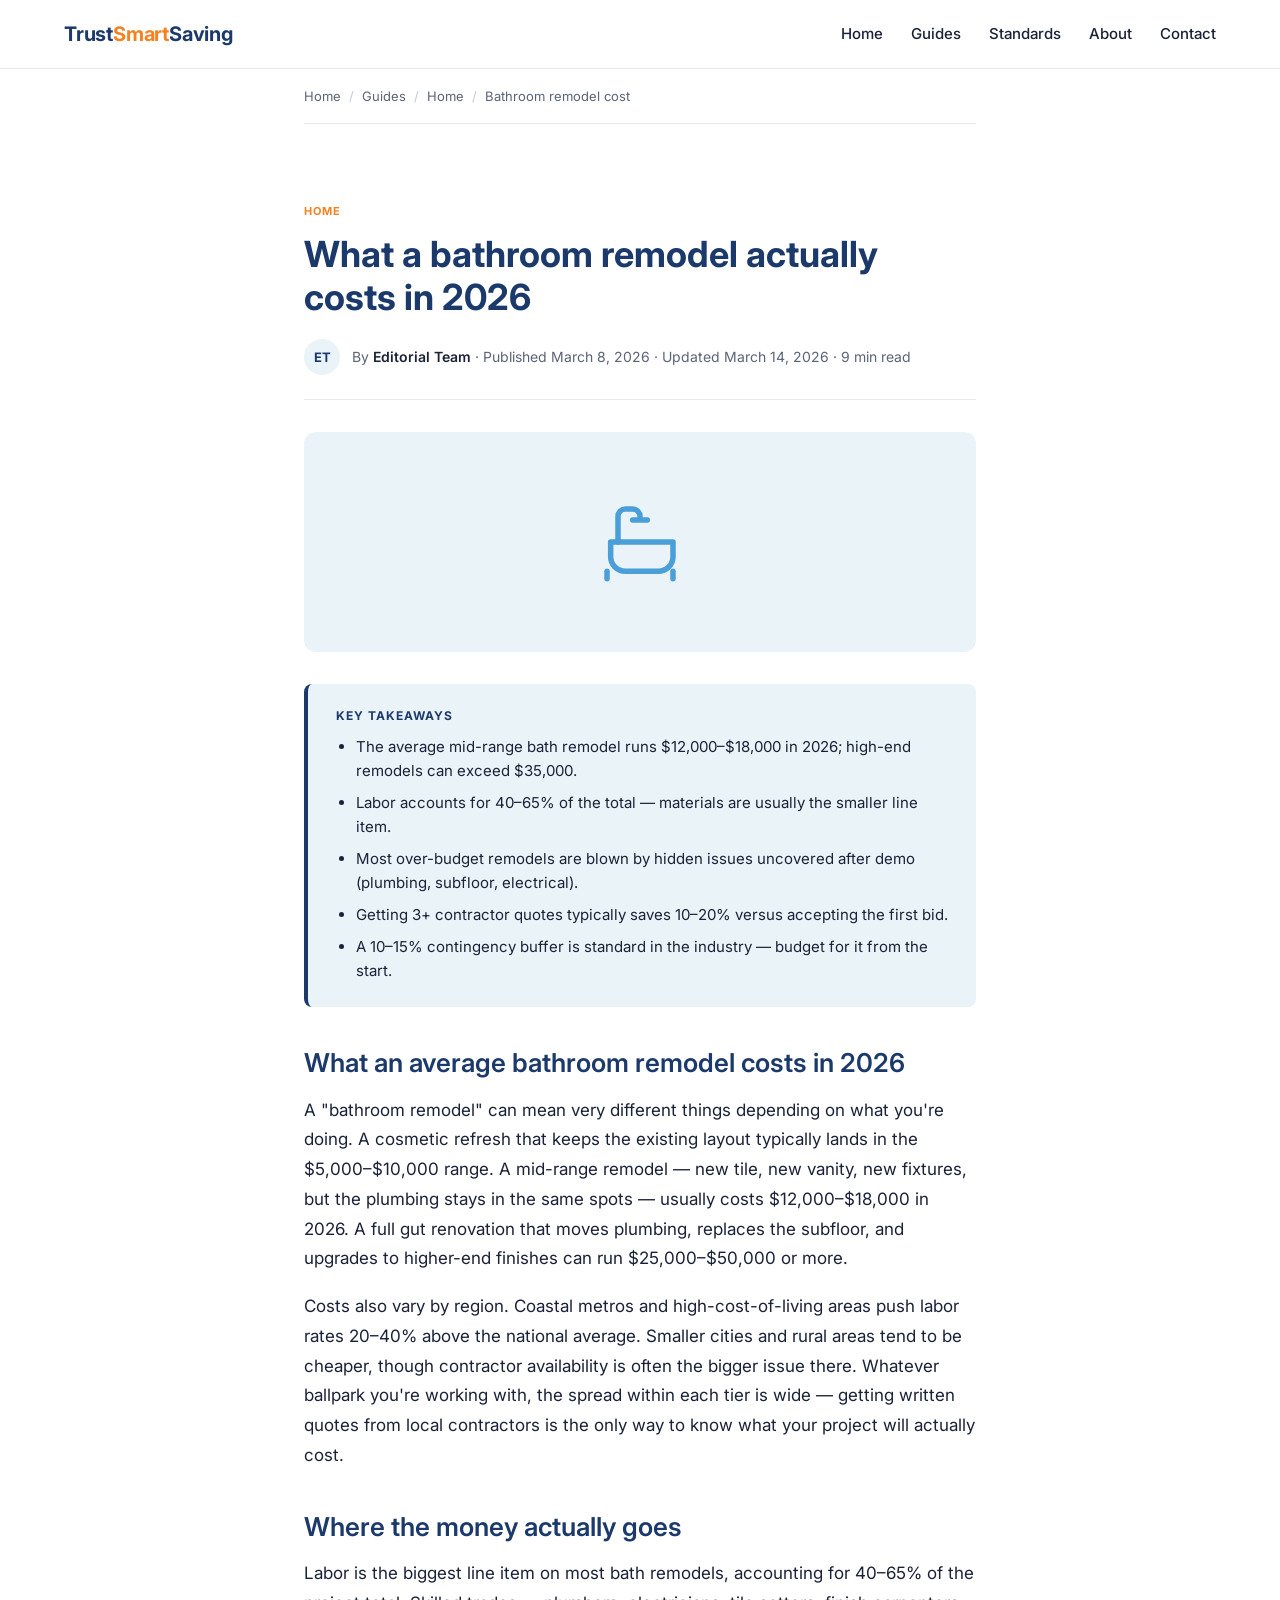
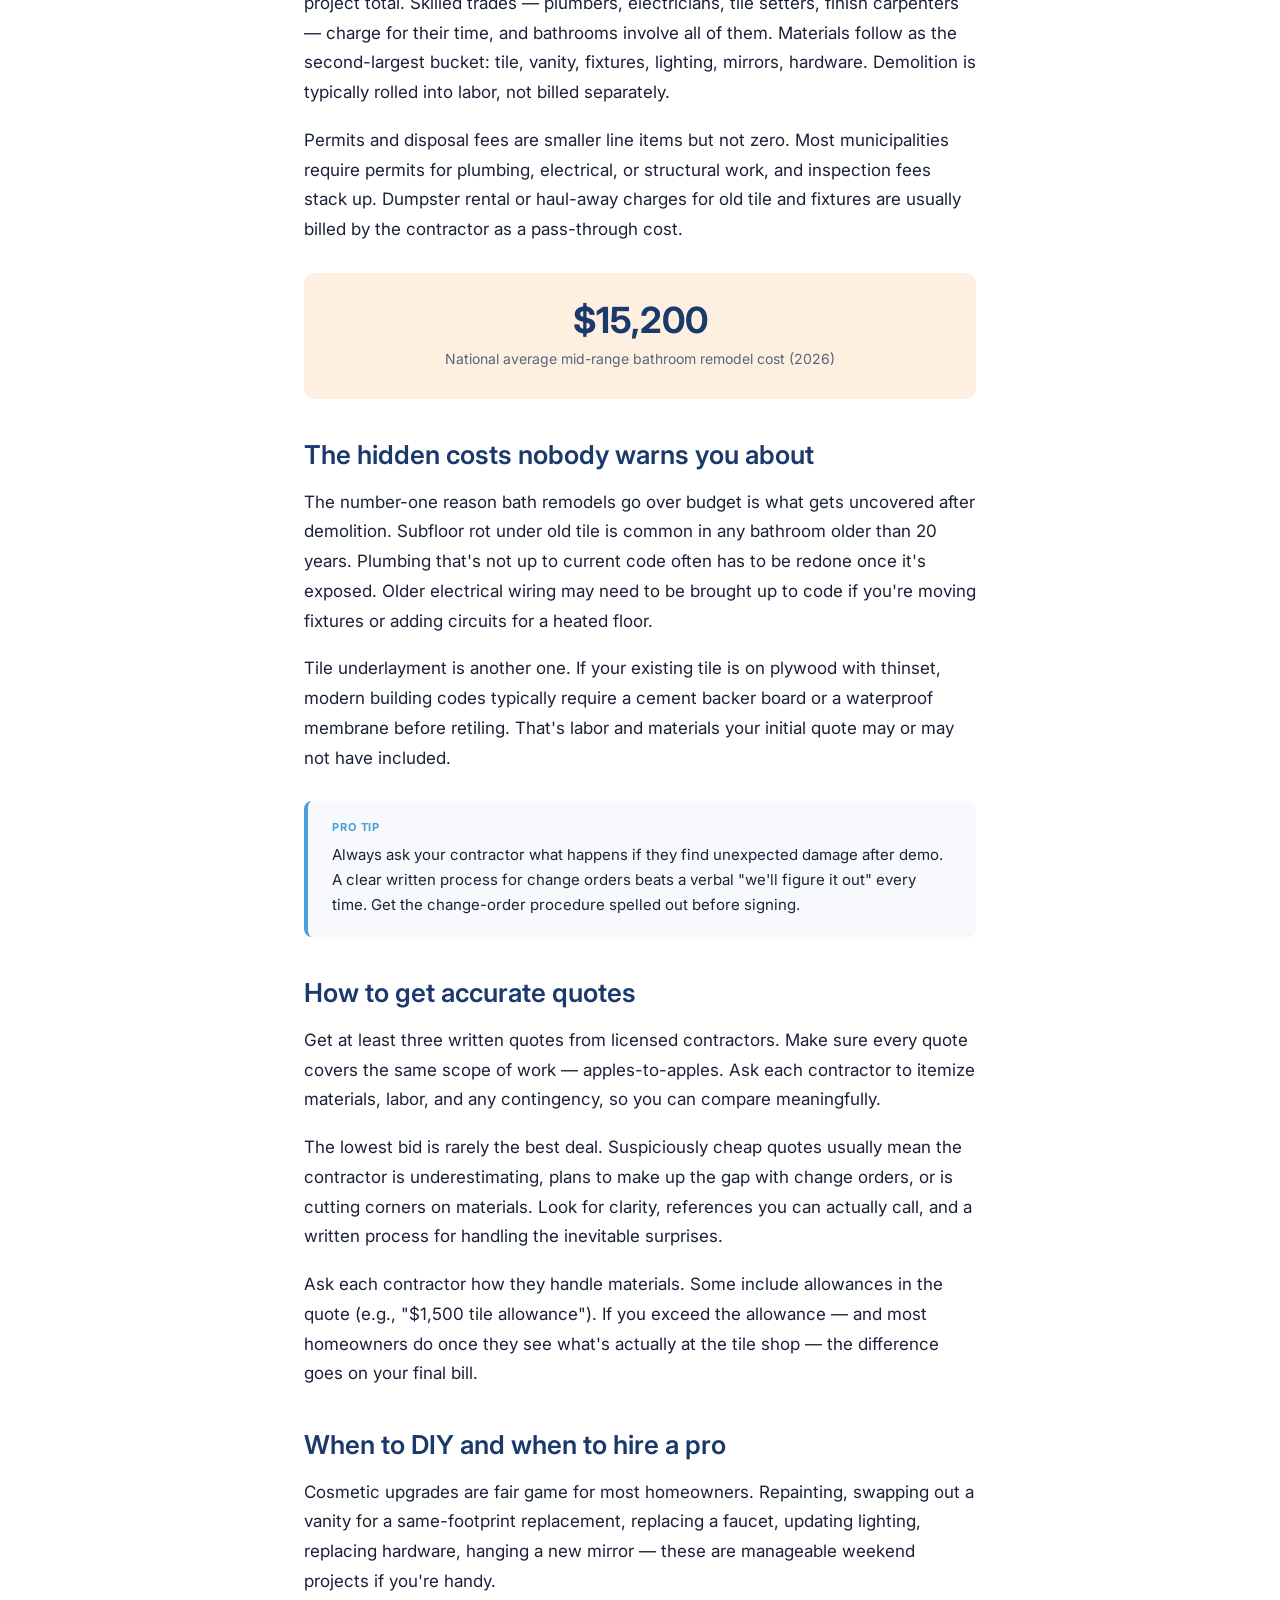
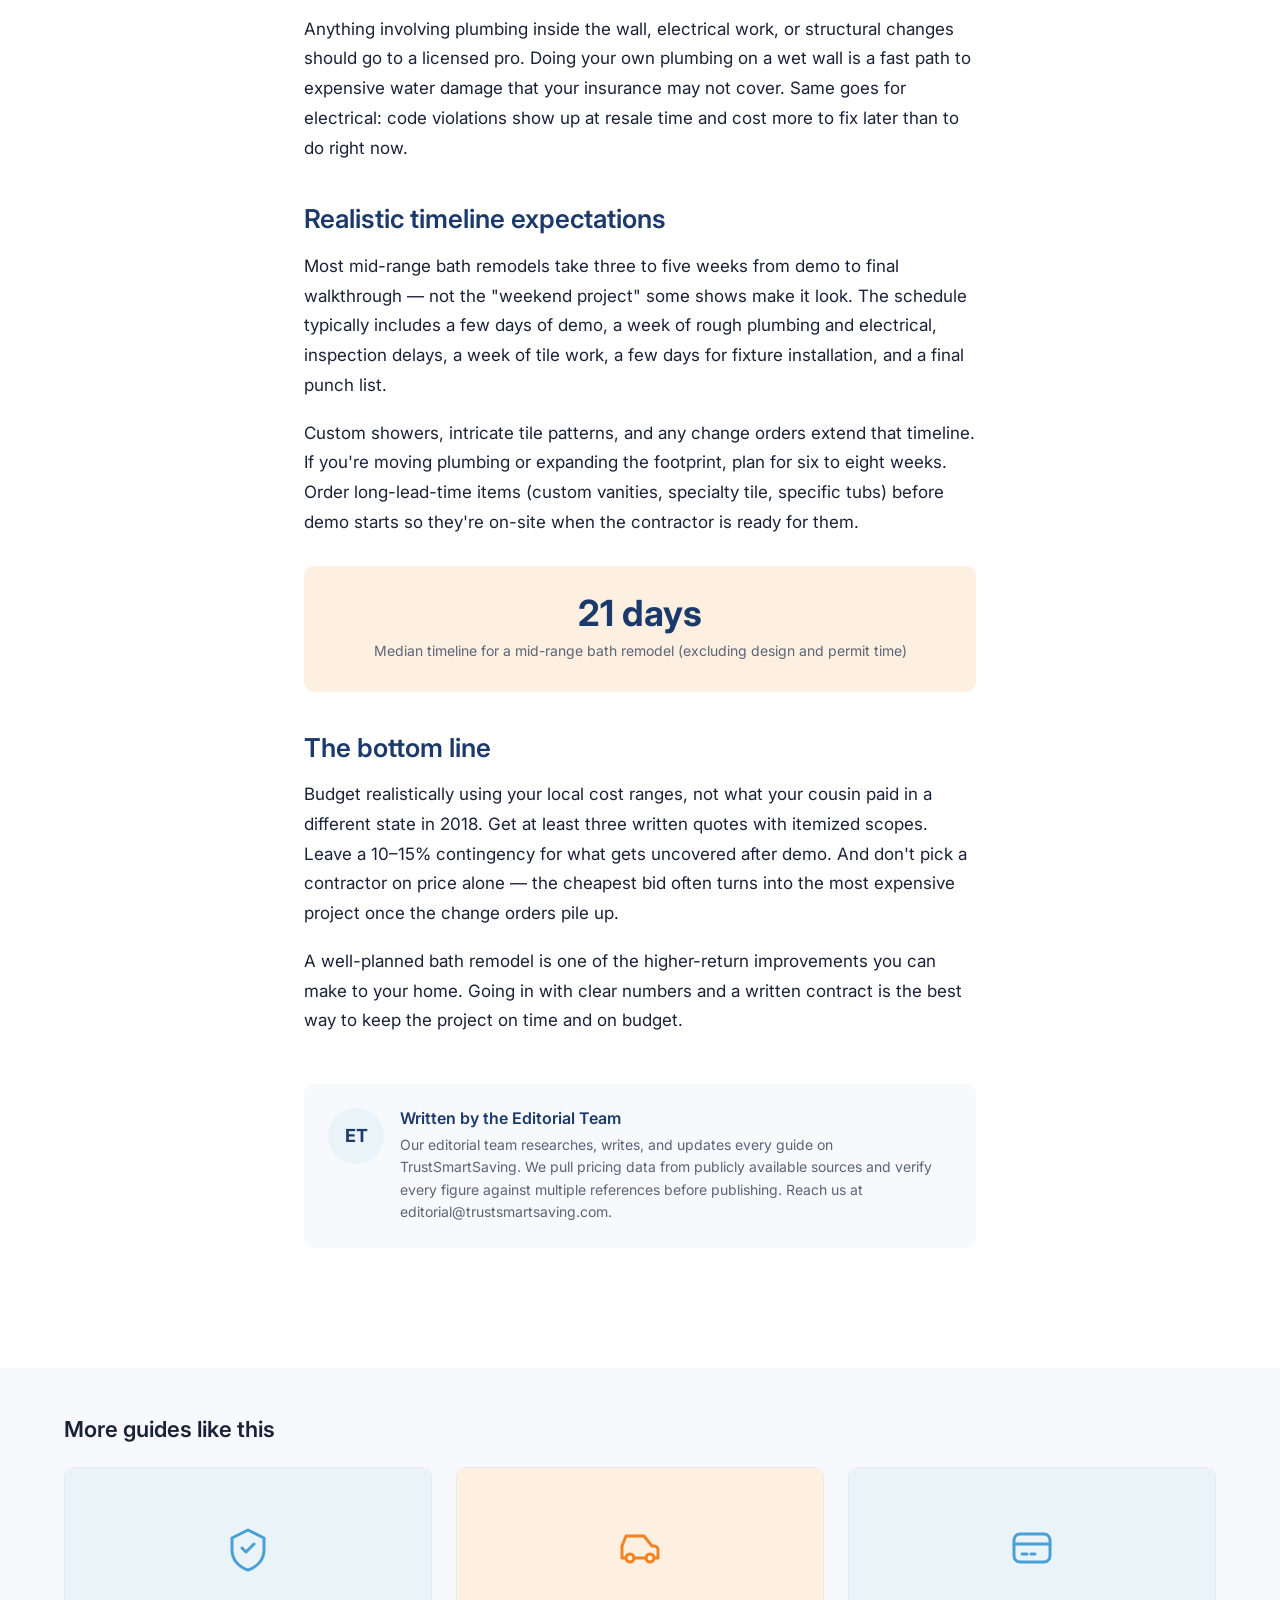
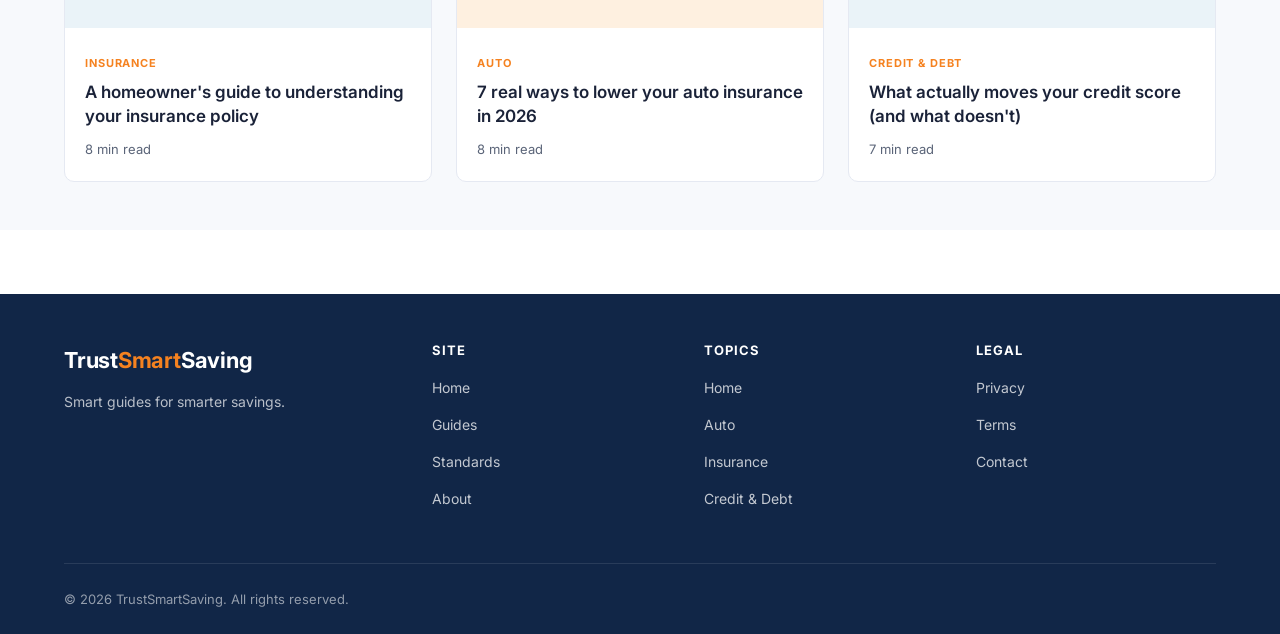
<file: blog/bathroom-remodel-cost.html>
<!DOCTYPE html>
<html lang="en">
<head>
  <meta charset="UTF-8">
  <meta name="viewport" content="width=device-width, initial-scale=1.0">
  <meta name="robots" content="index, follow">
  <meta name="description" content="Real cost ranges for bathroom remodels in 2026, broken down by project size, materials, and region — plus the hidden costs most homeowners forget to budget for.">
  <title>What a Bathroom Remodel Actually Costs in 2026 — TrustSmartSaving</title>
  <link rel="icon" type="image/svg+xml" href="/img/favicon.svg">
  <link rel="preconnect" href="https://fonts.googleapis.com">
  <link rel="preconnect" href="https://fonts.gstatic.com" crossorigin>
  <link href="https://fonts.googleapis.com/css2?family=Inter:wght@400;500;600;700&display=swap" rel="stylesheet">
  <link rel="stylesheet" href="/css/style.css">
  <meta property="og:title" content="What a Bathroom Remodel Actually Costs in 2026">
  <meta property="og:description" content="Real cost ranges, where the money goes, and the hidden line items that blow most renovation budgets.">
  <meta property="og:type" content="article">
  <script type="application/ld+json">
  {
    "@context": "https://schema.org",
    "@type": "Article",
    "headline": "What a bathroom remodel actually costs in 2026",
    "author": { "@type": "Organization", "name": "TrustSmartSaving Editorial Team" },
    "publisher": { "@type": "Organization", "name": "TrustSmartSaving" },
    "datePublished": "2026-03-08",
    "dateModified": "2026-03-14"
  }
  </script>
</head>
<body>

  <header class="site-header">
    <div class="container">
      <nav class="nav" aria-label="Main">
        <a href="/" class="logo">Trust<span>Smart</span>Saving</a>
        <button class="nav-toggle" aria-label="Toggle navigation">
          <svg viewBox="0 0 24 24" fill="none" stroke="currentColor" stroke-width="2" stroke-linecap="round" stroke-linejoin="round" aria-hidden="true">
            <line x1="4" y1="6" x2="20" y2="6"/><line x1="4" y1="12" x2="20" y2="12"/><line x1="4" y1="18" x2="20" y2="18"/>
          </svg>
        </button>
        <ul class="nav-links">
          <li><a href="/">Home</a></li>
          <li><a href="/blog/">Guides</a></li>
          <li><a href="/editorial-standards.html">Standards</a></li>
          <li><a href="/about.html">About</a></li>
          <li><a href="/contact.html">Contact</a></li>
        </ul>
      </nav>
    </div>
  </header>

  <div class="article-container">
    <div class="breadcrumb">
      <a href="/">Home</a><span class="sep">/</span><a href="/blog/">Guides</a><span class="sep">/</span><span>Home</span><span class="sep">/</span><span>Bathroom remodel cost</span>
    </div>
  </div>

  <article class="article">
    <div class="article-container">

      <header class="article-header">
        <span class="eyebrow">Home</span>
        <h1>What a bathroom remodel actually costs in 2026</h1>
        <div class="article-meta">
          <span class="avatar">ET</span>
          <span>By <strong>Editorial Team</strong> &middot; Published March 8, 2026 &middot; Updated March 14, 2026 &middot; 9 min read</span>
        </div>
      </header>

      <div class="featured-tile" aria-hidden="true">
        <svg viewBox="0 0 24 24" fill="none" stroke-width="1.5" stroke-linecap="round" stroke-linejoin="round">
          <path d="M4 12h17v4a4 4 0 0 1 -4 4h-9a4 4 0 0 1 -4 -4v-4z"/>
          <path d="M6 12v-7a2 2 0 0 1 2 -2h2a2 2 0 0 1 2 2v.5"/>
          <line x1="10" y1="6" x2="14" y2="6"/>
          <line x1="3" y1="20" x2="3" y2="22"/><line x1="21" y1="20" x2="21" y2="22"/>
        </svg>
      </div>

      <aside class="key-takeaways">
        <h3>Key takeaways</h3>
        <ul>
          <li>The average mid-range bath remodel runs $12,000&ndash;$18,000 in 2026; high-end remodels can exceed $35,000.</li>
          <li>Labor accounts for 40&ndash;65% of the total &mdash; materials are usually the smaller line item.</li>
          <li>Most over-budget remodels are blown by hidden issues uncovered after demo (plumbing, subfloor, electrical).</li>
          <li>Getting 3+ contractor quotes typically saves 10&ndash;20% versus accepting the first bid.</li>
          <li>A 10&ndash;15% contingency buffer is standard in the industry &mdash; budget for it from the start.</li>
        </ul>
      </aside>

      <div class="article-body">

        <h2>What an average bathroom remodel costs in 2026</h2>
        <p>A "bathroom remodel" can mean very different things depending on what you're doing. A cosmetic refresh that keeps the existing layout typically lands in the $5,000&ndash;$10,000 range. A mid-range remodel &mdash; new tile, new vanity, new fixtures, but the plumbing stays in the same spots &mdash; usually costs $12,000&ndash;$18,000 in 2026. A full gut renovation that moves plumbing, replaces the subfloor, and upgrades to higher-end finishes can run $25,000&ndash;$50,000 or more.</p>
        <p>Costs also vary by region. Coastal metros and high-cost-of-living areas push labor rates 20&ndash;40% above the national average. Smaller cities and rural areas tend to be cheaper, though contractor availability is often the bigger issue there. Whatever ballpark you're working with, the spread within each tier is wide &mdash; getting written quotes from local contractors is the only way to know what your project will actually cost.</p>

        <h2>Where the money actually goes</h2>
        <p>Labor is the biggest line item on most bath remodels, accounting for 40&ndash;65% of the project total. Skilled trades &mdash; plumbers, electricians, tile setters, finish carpenters &mdash; charge for their time, and bathrooms involve all of them. Materials follow as the second-largest bucket: tile, vanity, fixtures, lighting, mirrors, hardware. Demolition is typically rolled into labor, not billed separately.</p>
        <p>Permits and disposal fees are smaller line items but not zero. Most municipalities require permits for plumbing, electrical, or structural work, and inspection fees stack up. Dumpster rental or haul-away charges for old tile and fixtures are usually billed by the contractor as a pass-through cost.</p>

        <div class="stat-callout">
          <span class="stat-number">$15,200</span>
          <p class="stat-label">National average mid-range bathroom remodel cost (2026)</p>
        </div>

        <h2>The hidden costs nobody warns you about</h2>
        <p>The number-one reason bath remodels go over budget is what gets uncovered after demolition. Subfloor rot under old tile is common in any bathroom older than 20 years. Plumbing that's not up to current code often has to be redone once it's exposed. Older electrical wiring may need to be brought up to code if you're moving fixtures or adding circuits for a heated floor.</p>
        <p>Tile underlayment is another one. If your existing tile is on plywood with thinset, modern building codes typically require a cement backer board or a waterproof membrane before retiling. That's labor and materials your initial quote may or may not have included.</p>

        <aside class="tip-callout">
          <h4>Pro tip</h4>
          <p>Always ask your contractor what happens if they find unexpected damage after demo. A clear written process for change orders beats a verbal "we'll figure it out" every time. Get the change-order procedure spelled out before signing.</p>
        </aside>

        <h2>How to get accurate quotes</h2>
        <p>Get at least three written quotes from licensed contractors. Make sure every quote covers the same scope of work &mdash; apples-to-apples. Ask each contractor to itemize materials, labor, and any contingency, so you can compare meaningfully.</p>
        <p>The lowest bid is rarely the best deal. Suspiciously cheap quotes usually mean the contractor is underestimating, plans to make up the gap with change orders, or is cutting corners on materials. Look for clarity, references you can actually call, and a written process for handling the inevitable surprises.</p>
        <p>Ask each contractor how they handle materials. Some include allowances in the quote (e.g., "$1,500 tile allowance"). If you exceed the allowance &mdash; and most homeowners do once they see what's actually at the tile shop &mdash; the difference goes on your final bill.</p>

        <h2>When to DIY and when to hire a pro</h2>
        <p>Cosmetic upgrades are fair game for most homeowners. Repainting, swapping out a vanity for a same-footprint replacement, replacing a faucet, updating lighting, replacing hardware, hanging a new mirror &mdash; these are manageable weekend projects if you're handy.</p>
        <p>Anything involving plumbing inside the wall, electrical work, or structural changes should go to a licensed pro. Doing your own plumbing on a wet wall is a fast path to expensive water damage that your insurance may not cover. Same goes for electrical: code violations show up at resale time and cost more to fix later than to do right now.</p>

        <h2>Realistic timeline expectations</h2>
        <p>Most mid-range bath remodels take three to five weeks from demo to final walkthrough &mdash; not the "weekend project" some shows make it look. The schedule typically includes a few days of demo, a week of rough plumbing and electrical, inspection delays, a week of tile work, a few days for fixture installation, and a final punch list.</p>
        <p>Custom showers, intricate tile patterns, and any change orders extend that timeline. If you're moving plumbing or expanding the footprint, plan for six to eight weeks. Order long-lead-time items (custom vanities, specialty tile, specific tubs) before demo starts so they're on-site when the contractor is ready for them.</p>

        <div class="stat-callout">
          <span class="stat-number">21 days</span>
          <p class="stat-label">Median timeline for a mid-range bath remodel (excluding design and permit time)</p>
        </div>

        <h2>The bottom line</h2>
        <p>Budget realistically using your local cost ranges, not what your cousin paid in a different state in 2018. Get at least three written quotes with itemized scopes. Leave a 10&ndash;15% contingency for what gets uncovered after demo. And don't pick a contractor on price alone &mdash; the cheapest bid often turns into the most expensive project once the change orders pile up.</p>
        <p>A well-planned bath remodel is one of the higher-return improvements you can make to your home. Going in with clear numbers and a written contract is the best way to keep the project on time and on budget.</p>

        <div class="author-block">
          <span class="avatar">ET</span>
          <div>
            <h4>Written by the Editorial Team</h4>
            <p>Our editorial team researches, writes, and updates every guide on TrustSmartSaving. We pull pricing data from publicly available sources and verify every figure against multiple references before publishing. Reach us at editorial@trustsmartsaving.com.</p>
          </div>
        </div>

      </div>
    </div>
  </article>

  <section class="related-guides">
    <div class="container">
      <h2>More guides like this</h2>
      <div class="card-grid">

        <article class="card">
          <a href="/blog/homeowners-insurance-guide.html" class="card-link" aria-label="A homeowner's guide to understanding your insurance policy"></a>
          <div class="card-img bg-cool" aria-hidden="true">
            <svg viewBox="0 0 24 24" fill="none" stroke-width="1.5" stroke-linecap="round" stroke-linejoin="round">
              <path d="M12 3l8 4v6c0 5 -3.5 8.5 -8 10c-4.5 -1.5 -8 -5 -8 -10v-6l8 -4z"/>
              <path d="M9 12l2 2l4 -4"/>
            </svg>
          </div>
          <div class="card-body">
            <div class="card-tag">Insurance</div>
            <h3 class="card-title">A homeowner's guide to understanding your insurance policy</h3>
            <div class="card-meta">8 min read</div>
          </div>
        </article>

        <article class="card">
          <a href="/blog/auto-insurance-savings.html" class="card-link" aria-label="7 real ways to lower your auto insurance in 2026"></a>
          <div class="card-img bg-warm" aria-hidden="true">
            <svg viewBox="0 0 24 24" fill="none" stroke-width="1.5" stroke-linecap="round" stroke-linejoin="round">
              <circle cx="7" cy="17" r="2"/><circle cx="17" cy="17" r="2"/>
              <path d="M5 17h-2v-6l2 -5h9l4 5h1a2 2 0 0 1 2 2v4h-2m-4 0h-6"/>
            </svg>
          </div>
          <div class="card-body">
            <div class="card-tag">Auto</div>
            <h3 class="card-title">7 real ways to lower your auto insurance in 2026</h3>
            <div class="card-meta">8 min read</div>
          </div>
        </article>

        <article class="card">
          <a href="/blog/credit-score-basics.html" class="card-link" aria-label="What actually moves your credit score (and what doesn't)"></a>
          <div class="card-img bg-cool" aria-hidden="true">
            <svg viewBox="0 0 24 24" fill="none" stroke-width="1.5" stroke-linecap="round" stroke-linejoin="round">
              <rect x="3" y="5" width="18" height="14" rx="3"/>
              <line x1="3" y1="10" x2="21" y2="10"/>
              <line x1="7" y1="15" x2="9.5" y2="15"/><line x1="11.5" y1="15" x2="13.5" y2="15"/>
            </svg>
          </div>
          <div class="card-body">
            <div class="card-tag">Credit &amp; debt</div>
            <h3 class="card-title">What actually moves your credit score (and what doesn't)</h3>
            <div class="card-meta">7 min read</div>
          </div>
        </article>

      </div>
    </div>
  </section>

  <footer class="footer">
    <div class="container">
      <div class="footer-grid">
        <div class="footer-brand">
          <div class="logo">Trust<span>Smart</span>Saving</div>
          <div class="footer-tagline">Smart guides for smarter savings.</div>
        </div>
        <div class="footer-col">
          <h4>Site</h4>
          <ul>
            <li><a href="/">Home</a></li>
            <li><a href="/blog/">Guides</a></li>
            <li><a href="/editorial-standards.html">Standards</a></li>
            <li><a href="/about.html">About</a></li>
          </ul>
        </div>
        <div class="footer-col">
          <h4>Topics</h4>
          <ul>
            <li><a href="/blog/">Home</a></li>
            <li><a href="/blog/">Auto</a></li>
            <li><a href="/blog/">Insurance</a></li>
            <li><a href="/blog/">Credit &amp; Debt</a></li>
          </ul>
        </div>
        <div class="footer-col">
          <h4>Legal</h4>
          <ul>
            <li><a href="/privacy.html">Privacy</a></li>
            <li><a href="/terms.html">Terms</a></li>
            <li><a href="/contact.html">Contact</a></li>
          </ul>
        </div>
      </div>
      <div class="footer-bottom">
        &copy; 2026 TrustSmartSaving. All rights reserved.
      </div>
    </div>
  </footer>

  <script src="/js/main.js" defer></script>
</body>
</html>
</file>
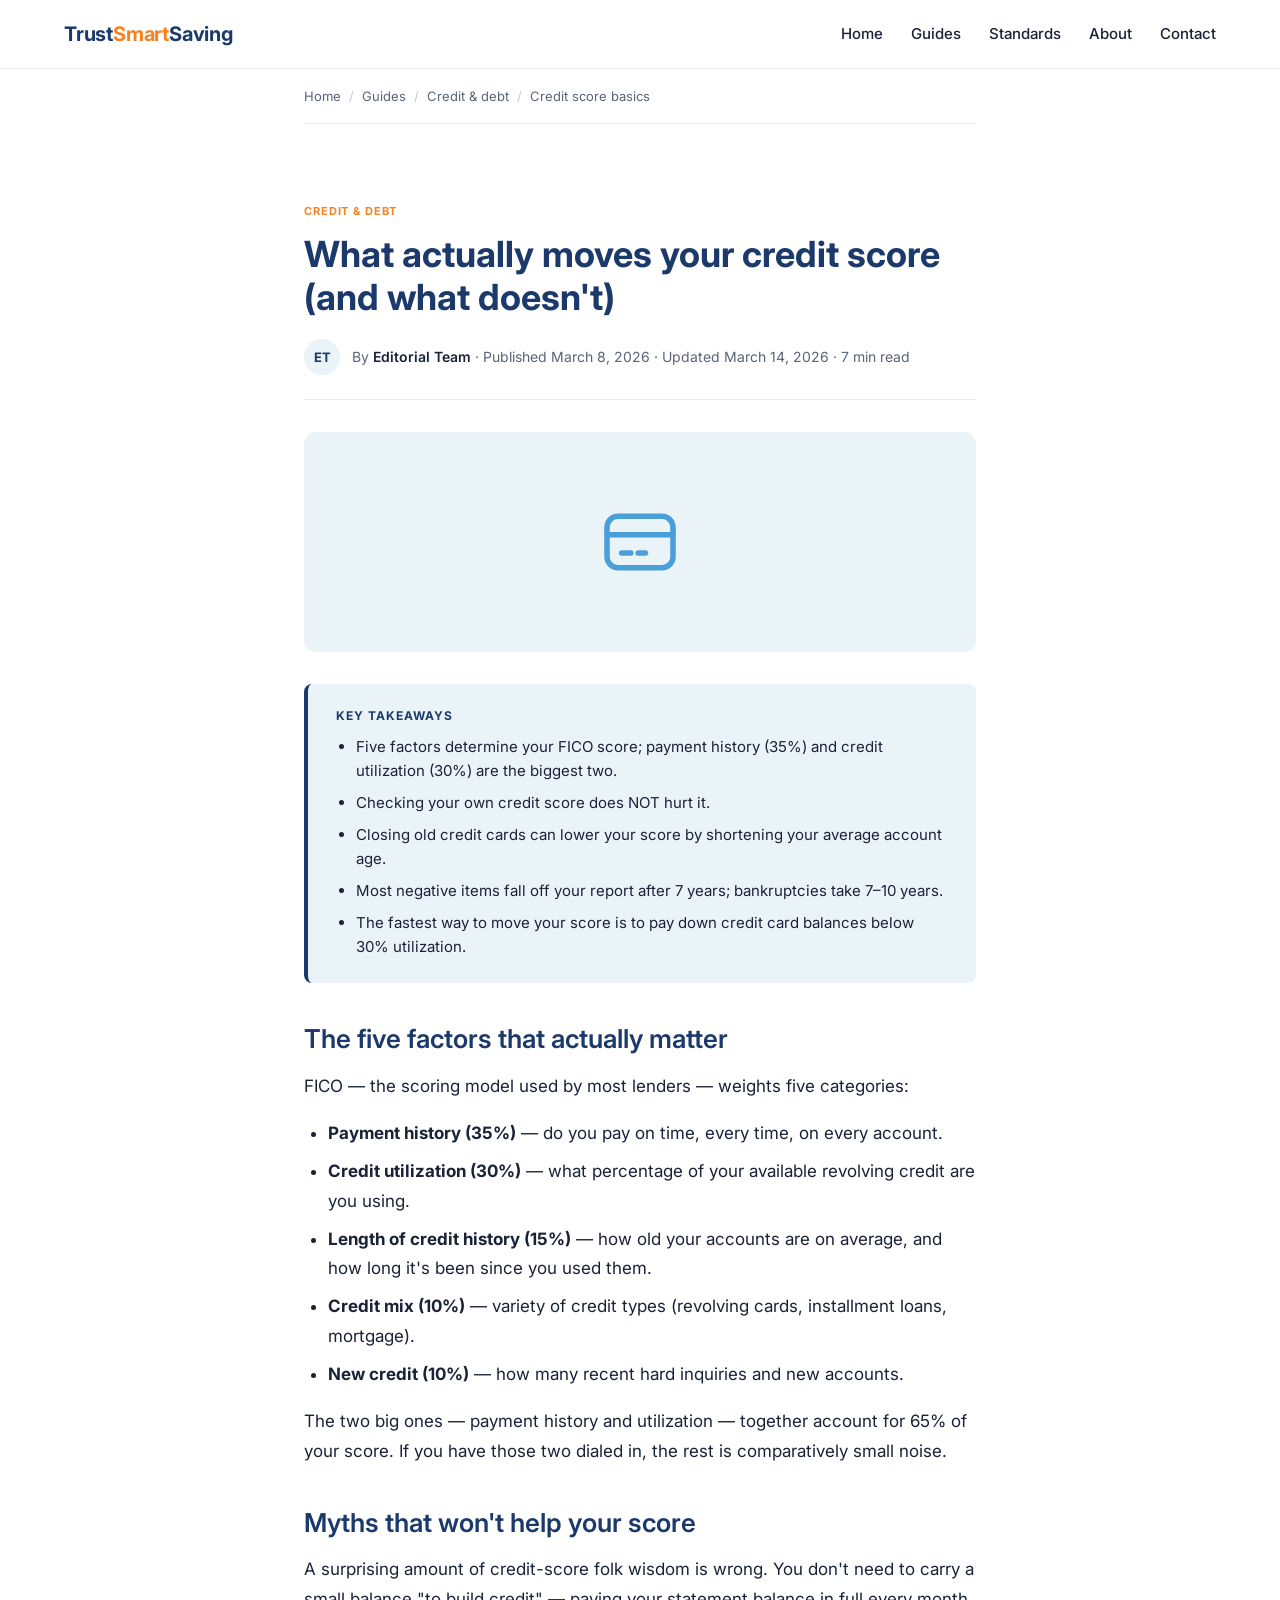
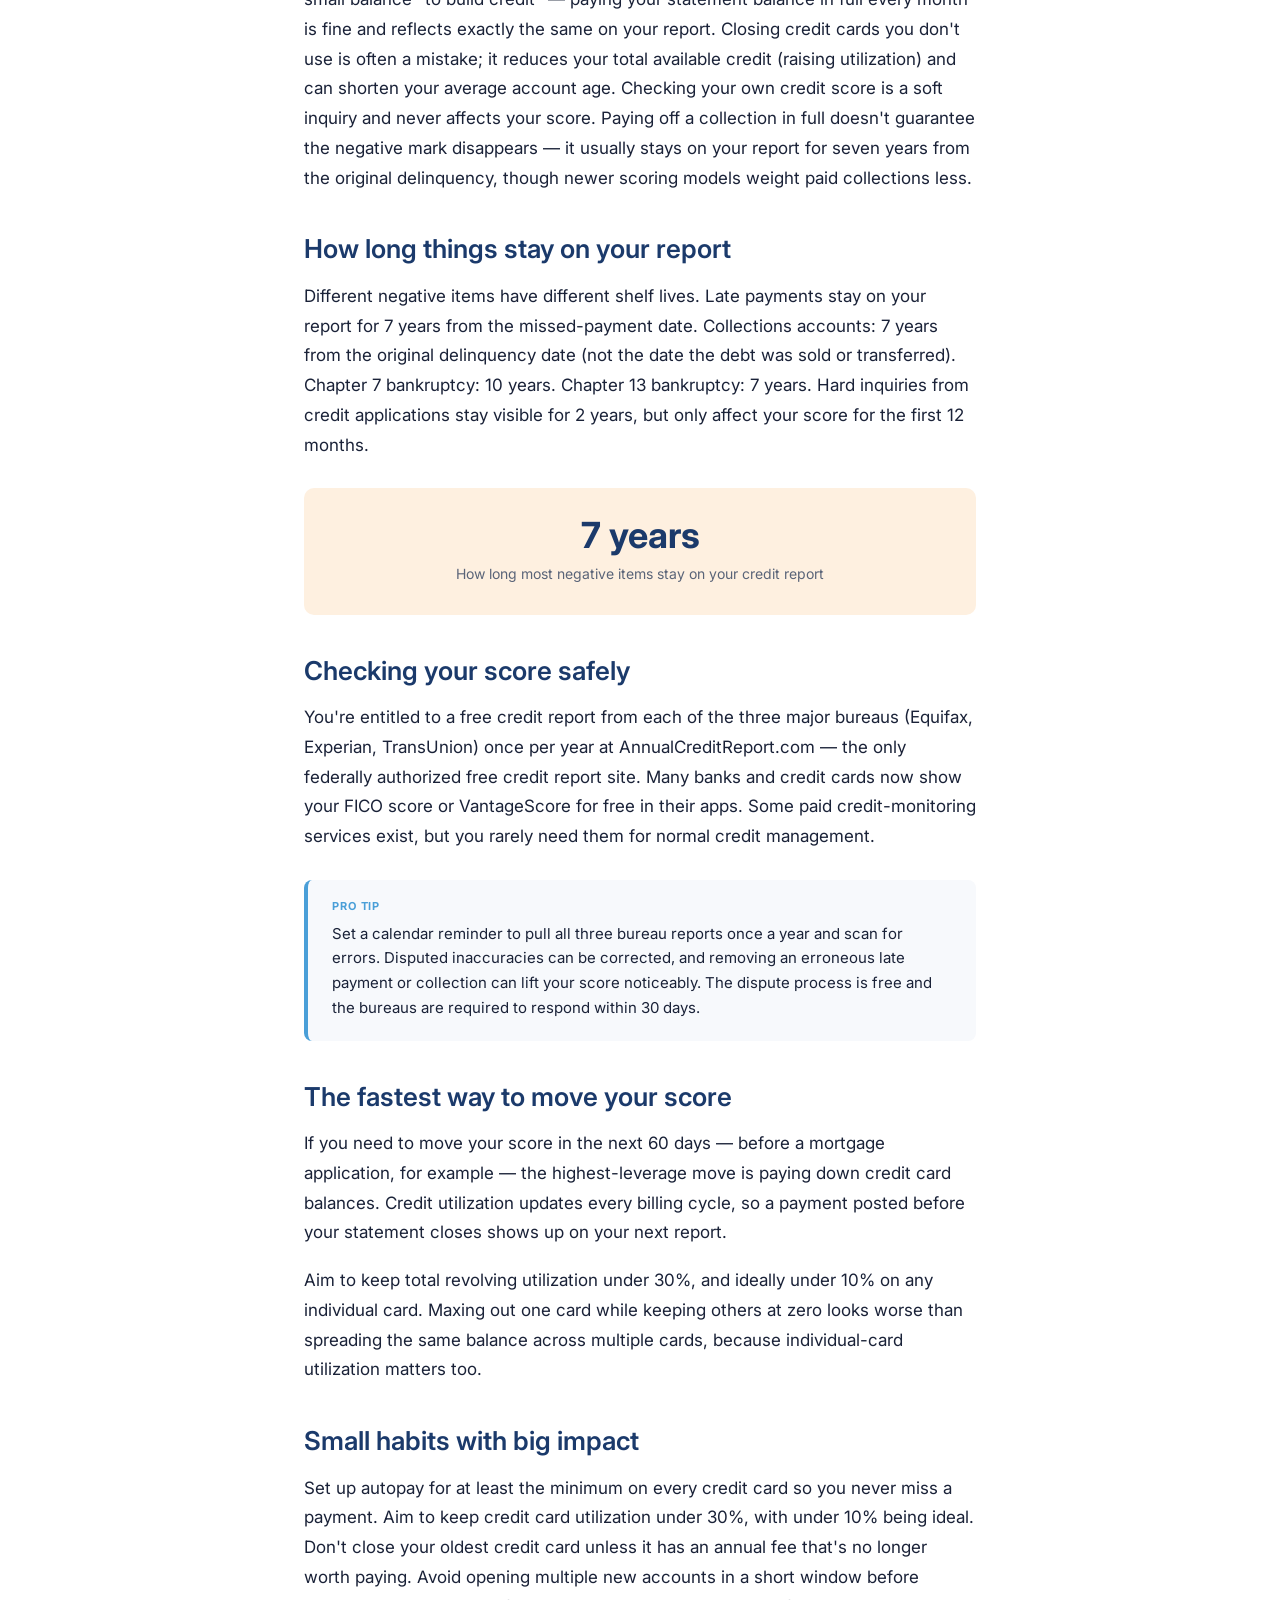
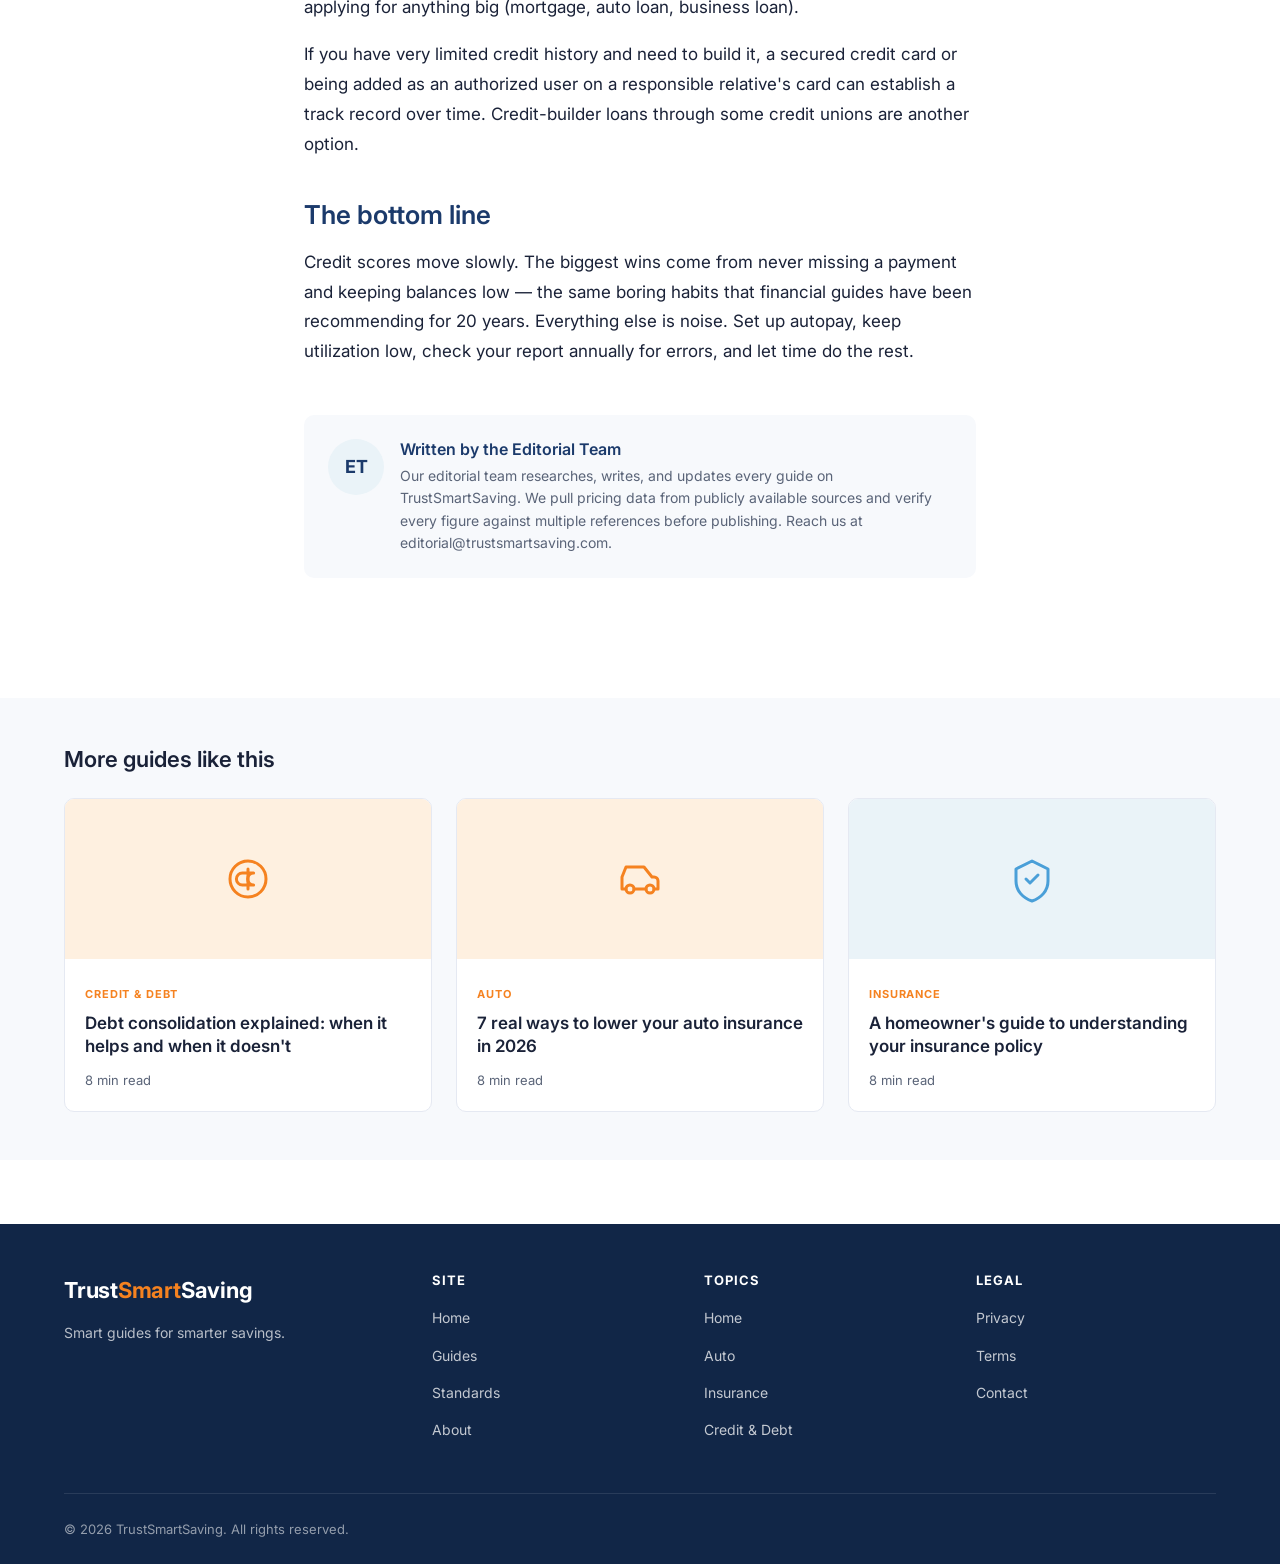
<file: blog/credit-score-basics.html>
<!DOCTYPE html>
<html lang="en">
<head>
  <meta charset="UTF-8">
  <meta name="viewport" content="width=device-width, initial-scale=1.0">
  <meta name="robots" content="index, follow">
  <meta name="description" content="The five factors that determine your FICO score, the myths that don't help, and the small habits that move your score over time.">
  <title>What Actually Moves Your Credit Score (and What Doesn't) — TrustSmartSaving</title>
  <link rel="icon" type="image/svg+xml" href="/img/favicon.svg">
  <link rel="preconnect" href="https://fonts.googleapis.com">
  <link rel="preconnect" href="https://fonts.gstatic.com" crossorigin>
  <link href="https://fonts.googleapis.com/css2?family=Inter:wght@400;500;600;700&display=swap" rel="stylesheet">
  <link rel="stylesheet" href="/css/style.css">
  <meta property="og:title" content="What Actually Moves Your Credit Score (and What Doesn't)">
  <meta property="og:description" content="The five factors that determine your FICO score, the myths that don't help, and what actually moves the needle.">
  <meta property="og:type" content="article">
  <script type="application/ld+json">
  {
    "@context": "https://schema.org",
    "@type": "Article",
    "headline": "What actually moves your credit score (and what doesn't)",
    "author": { "@type": "Organization", "name": "TrustSmartSaving Editorial Team" },
    "publisher": { "@type": "Organization", "name": "TrustSmartSaving" },
    "datePublished": "2026-03-08",
    "dateModified": "2026-03-14"
  }
  </script>
</head>
<body>

  <header class="site-header">
    <div class="container">
      <nav class="nav" aria-label="Main">
        <a href="/" class="logo">Trust<span>Smart</span>Saving</a>
        <button class="nav-toggle" aria-label="Toggle navigation">
          <svg viewBox="0 0 24 24" fill="none" stroke="currentColor" stroke-width="2" stroke-linecap="round" stroke-linejoin="round" aria-hidden="true">
            <line x1="4" y1="6" x2="20" y2="6"/><line x1="4" y1="12" x2="20" y2="12"/><line x1="4" y1="18" x2="20" y2="18"/>
          </svg>
        </button>
        <ul class="nav-links">
          <li><a href="/">Home</a></li>
          <li><a href="/blog/">Guides</a></li>
          <li><a href="/editorial-standards.html">Standards</a></li>
          <li><a href="/about.html">About</a></li>
          <li><a href="/contact.html">Contact</a></li>
        </ul>
      </nav>
    </div>
  </header>

  <div class="article-container">
    <div class="breadcrumb">
      <a href="/">Home</a><span class="sep">/</span><a href="/blog/">Guides</a><span class="sep">/</span><span>Credit &amp; debt</span><span class="sep">/</span><span>Credit score basics</span>
    </div>
  </div>

  <article class="article">
    <div class="article-container">

      <header class="article-header">
        <span class="eyebrow">Credit &amp; debt</span>
        <h1>What actually moves your credit score (and what doesn't)</h1>
        <div class="article-meta">
          <span class="avatar">ET</span>
          <span>By <strong>Editorial Team</strong> &middot; Published March 8, 2026 &middot; Updated March 14, 2026 &middot; 7 min read</span>
        </div>
      </header>

      <div class="featured-tile" aria-hidden="true">
        <svg viewBox="0 0 24 24" fill="none" stroke-width="1.5" stroke-linecap="round" stroke-linejoin="round">
          <rect x="3" y="5" width="18" height="14" rx="3"/>
          <line x1="3" y1="10" x2="21" y2="10"/>
          <line x1="7" y1="15" x2="9.5" y2="15"/>
          <line x1="11.5" y1="15" x2="13.5" y2="15"/>
        </svg>
      </div>

      <aside class="key-takeaways">
        <h3>Key takeaways</h3>
        <ul>
          <li>Five factors determine your FICO score; payment history (35%) and credit utilization (30%) are the biggest two.</li>
          <li>Checking your own credit score does NOT hurt it.</li>
          <li>Closing old credit cards can lower your score by shortening your average account age.</li>
          <li>Most negative items fall off your report after 7 years; bankruptcies take 7&ndash;10 years.</li>
          <li>The fastest way to move your score is to pay down credit card balances below 30% utilization.</li>
        </ul>
      </aside>

      <div class="article-body">

        <h2>The five factors that actually matter</h2>
        <p>FICO &mdash; the scoring model used by most lenders &mdash; weights five categories:</p>
        <ul>
          <li><strong>Payment history (35%)</strong> &mdash; do you pay on time, every time, on every account.</li>
          <li><strong>Credit utilization (30%)</strong> &mdash; what percentage of your available revolving credit are you using.</li>
          <li><strong>Length of credit history (15%)</strong> &mdash; how old your accounts are on average, and how long it's been since you used them.</li>
          <li><strong>Credit mix (10%)</strong> &mdash; variety of credit types (revolving cards, installment loans, mortgage).</li>
          <li><strong>New credit (10%)</strong> &mdash; how many recent hard inquiries and new accounts.</li>
        </ul>
        <p>The two big ones &mdash; payment history and utilization &mdash; together account for 65% of your score. If you have those two dialed in, the rest is comparatively small noise.</p>

        <h2>Myths that won't help your score</h2>
        <p>A surprising amount of credit-score folk wisdom is wrong. You don't need to carry a small balance "to build credit" &mdash; paying your statement balance in full every month is fine and reflects exactly the same on your report. Closing credit cards you don't use is often a mistake; it reduces your total available credit (raising utilization) and can shorten your average account age. Checking your own credit score is a soft inquiry and never affects your score. Paying off a collection in full doesn't guarantee the negative mark disappears &mdash; it usually stays on your report for seven years from the original delinquency, though newer scoring models weight paid collections less.</p>

        <h2>How long things stay on your report</h2>
        <p>Different negative items have different shelf lives. Late payments stay on your report for 7 years from the missed-payment date. Collections accounts: 7 years from the original delinquency date (not the date the debt was sold or transferred). Chapter 7 bankruptcy: 10 years. Chapter 13 bankruptcy: 7 years. Hard inquiries from credit applications stay visible for 2 years, but only affect your score for the first 12 months.</p>

        <div class="stat-callout">
          <span class="stat-number">7 years</span>
          <p class="stat-label">How long most negative items stay on your credit report</p>
        </div>

        <h2>Checking your score safely</h2>
        <p>You're entitled to a free credit report from each of the three major bureaus (Equifax, Experian, TransUnion) once per year at AnnualCreditReport.com &mdash; the only federally authorized free credit report site. Many banks and credit cards now show your FICO score or VantageScore for free in their apps. Some paid credit-monitoring services exist, but you rarely need them for normal credit management.</p>

        <aside class="tip-callout">
          <h4>Pro tip</h4>
          <p>Set a calendar reminder to pull all three bureau reports once a year and scan for errors. Disputed inaccuracies can be corrected, and removing an erroneous late payment or collection can lift your score noticeably. The dispute process is free and the bureaus are required to respond within 30 days.</p>
        </aside>

        <h2>The fastest way to move your score</h2>
        <p>If you need to move your score in the next 60 days &mdash; before a mortgage application, for example &mdash; the highest-leverage move is paying down credit card balances. Credit utilization updates every billing cycle, so a payment posted before your statement closes shows up on your next report.</p>
        <p>Aim to keep total revolving utilization under 30%, and ideally under 10% on any individual card. Maxing out one card while keeping others at zero looks worse than spreading the same balance across multiple cards, because individual-card utilization matters too.</p>

        <h2>Small habits with big impact</h2>
        <p>Set up autopay for at least the minimum on every credit card so you never miss a payment. Aim to keep credit card utilization under 30%, with under 10% being ideal. Don't close your oldest credit card unless it has an annual fee that's no longer worth paying. Avoid opening multiple new accounts in a short window before applying for anything big (mortgage, auto loan, business loan).</p>
        <p>If you have very limited credit history and need to build it, a secured credit card or being added as an authorized user on a responsible relative's card can establish a track record over time. Credit-builder loans through some credit unions are another option.</p>

        <h2>The bottom line</h2>
        <p>Credit scores move slowly. The biggest wins come from never missing a payment and keeping balances low &mdash; the same boring habits that financial guides have been recommending for 20 years. Everything else is noise. Set up autopay, keep utilization low, check your report annually for errors, and let time do the rest.</p>

        <div class="author-block">
          <span class="avatar">ET</span>
          <div>
            <h4>Written by the Editorial Team</h4>
            <p>Our editorial team researches, writes, and updates every guide on TrustSmartSaving. We pull pricing data from publicly available sources and verify every figure against multiple references before publishing. Reach us at editorial@trustsmartsaving.com.</p>
          </div>
        </div>

      </div>
    </div>
  </article>

  <section class="related-guides">
    <div class="container">
      <h2>More guides like this</h2>
      <div class="card-grid">

        <article class="card">
          <a href="/blog/debt-consolidation-explained.html" class="card-link" aria-label="Debt consolidation explained: when it helps and when it doesn't"></a>
          <div class="card-img bg-warm" aria-hidden="true">
            <svg viewBox="0 0 24 24" fill="none" stroke-width="1.5" stroke-linecap="round" stroke-linejoin="round">
              <circle cx="12" cy="12" r="9"/>
              <path d="M14.8 9a2.5 2.5 0 1 0 0 6h-5.6a2.5 2.5 0 1 1 0 -6h5.6"/>
              <path d="M12 7v10"/>
            </svg>
          </div>
          <div class="card-body">
            <div class="card-tag">Credit &amp; debt</div>
            <h3 class="card-title">Debt consolidation explained: when it helps and when it doesn't</h3>
            <div class="card-meta">8 min read</div>
          </div>
        </article>

        <article class="card">
          <a href="/blog/auto-insurance-savings.html" class="card-link" aria-label="7 real ways to lower your auto insurance in 2026"></a>
          <div class="card-img bg-warm" aria-hidden="true">
            <svg viewBox="0 0 24 24" fill="none" stroke-width="1.5" stroke-linecap="round" stroke-linejoin="round">
              <circle cx="7" cy="17" r="2"/><circle cx="17" cy="17" r="2"/>
              <path d="M5 17h-2v-6l2 -5h9l4 5h1a2 2 0 0 1 2 2v4h-2m-4 0h-6"/>
            </svg>
          </div>
          <div class="card-body">
            <div class="card-tag">Auto</div>
            <h3 class="card-title">7 real ways to lower your auto insurance in 2026</h3>
            <div class="card-meta">8 min read</div>
          </div>
        </article>

        <article class="card">
          <a href="/blog/homeowners-insurance-guide.html" class="card-link" aria-label="A homeowner's guide to understanding your insurance policy"></a>
          <div class="card-img bg-cool" aria-hidden="true">
            <svg viewBox="0 0 24 24" fill="none" stroke-width="1.5" stroke-linecap="round" stroke-linejoin="round">
              <path d="M12 3l8 4v6c0 5 -3.5 8.5 -8 10c-4.5 -1.5 -8 -5 -8 -10v-6l8 -4z"/>
              <path d="M9 12l2 2l4 -4"/>
            </svg>
          </div>
          <div class="card-body">
            <div class="card-tag">Insurance</div>
            <h3 class="card-title">A homeowner's guide to understanding your insurance policy</h3>
            <div class="card-meta">8 min read</div>
          </div>
        </article>

      </div>
    </div>
  </section>

  <footer class="footer">
    <div class="container">
      <div class="footer-grid">
        <div class="footer-brand">
          <div class="logo">Trust<span>Smart</span>Saving</div>
          <div class="footer-tagline">Smart guides for smarter savings.</div>
        </div>
        <div class="footer-col">
          <h4>Site</h4>
          <ul>
            <li><a href="/">Home</a></li>
            <li><a href="/blog/">Guides</a></li>
            <li><a href="/editorial-standards.html">Standards</a></li>
            <li><a href="/about.html">About</a></li>
          </ul>
        </div>
        <div class="footer-col">
          <h4>Topics</h4>
          <ul>
            <li><a href="/blog/">Home</a></li>
            <li><a href="/blog/">Auto</a></li>
            <li><a href="/blog/">Insurance</a></li>
            <li><a href="/blog/">Credit &amp; Debt</a></li>
          </ul>
        </div>
        <div class="footer-col">
          <h4>Legal</h4>
          <ul>
            <li><a href="/privacy.html">Privacy</a></li>
            <li><a href="/terms.html">Terms</a></li>
            <li><a href="/contact.html">Contact</a></li>
          </ul>
        </div>
      </div>
      <div class="footer-bottom">
        &copy; 2026 TrustSmartSaving. All rights reserved.
      </div>
    </div>
  </footer>

  <script src="/js/main.js" defer></script>
</body>
</html>
</file>
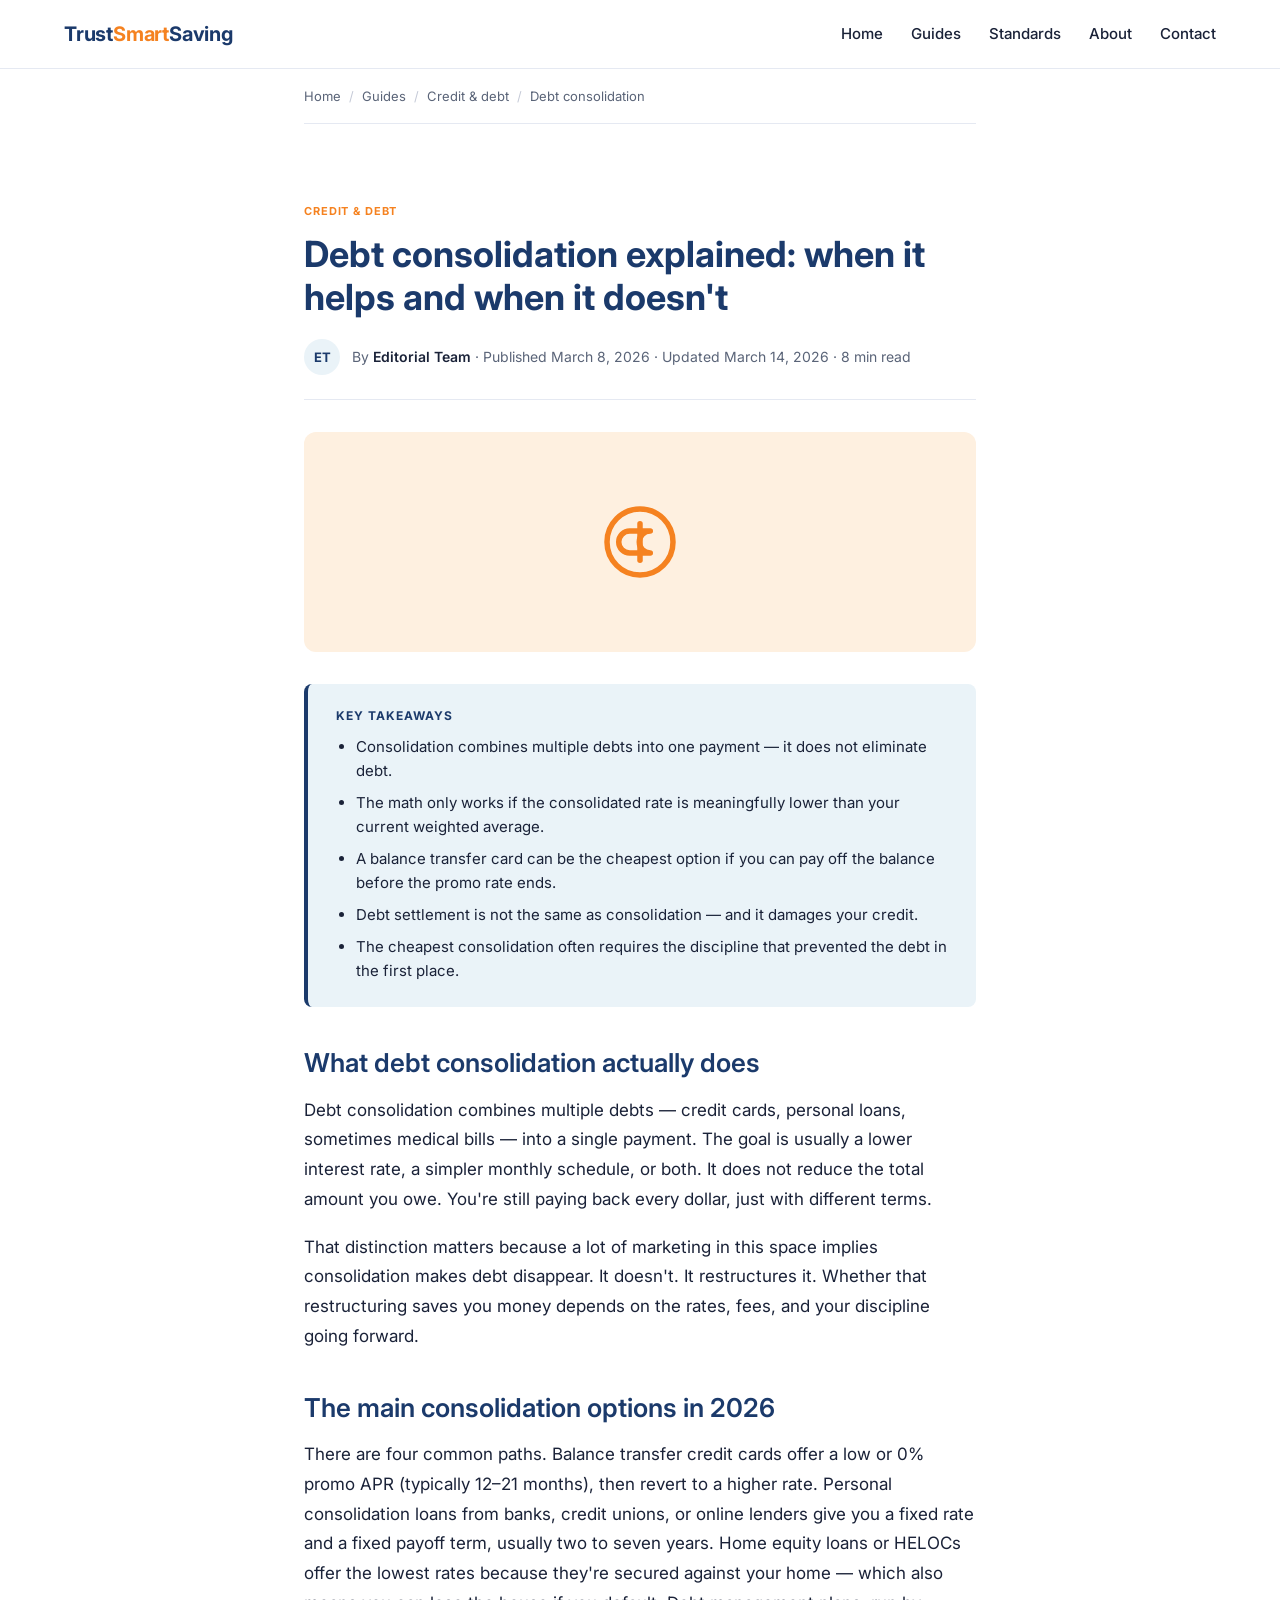
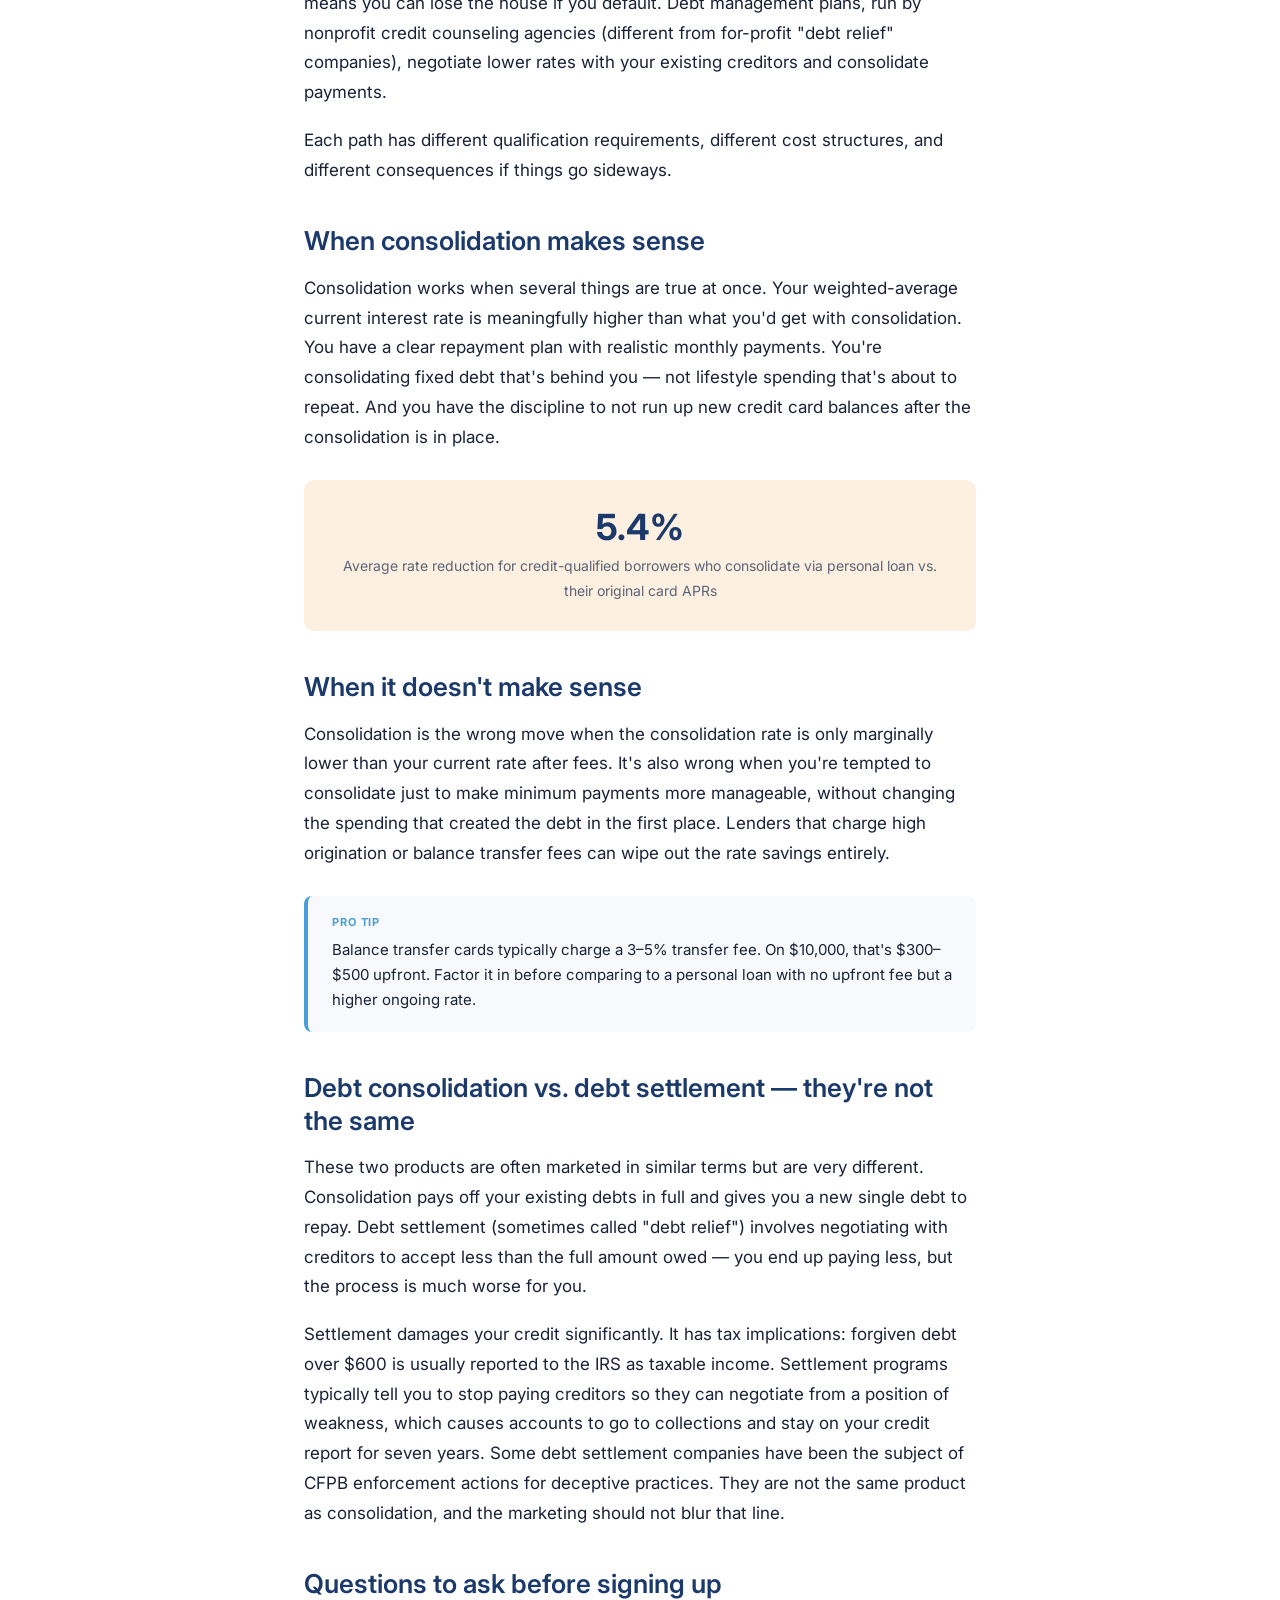
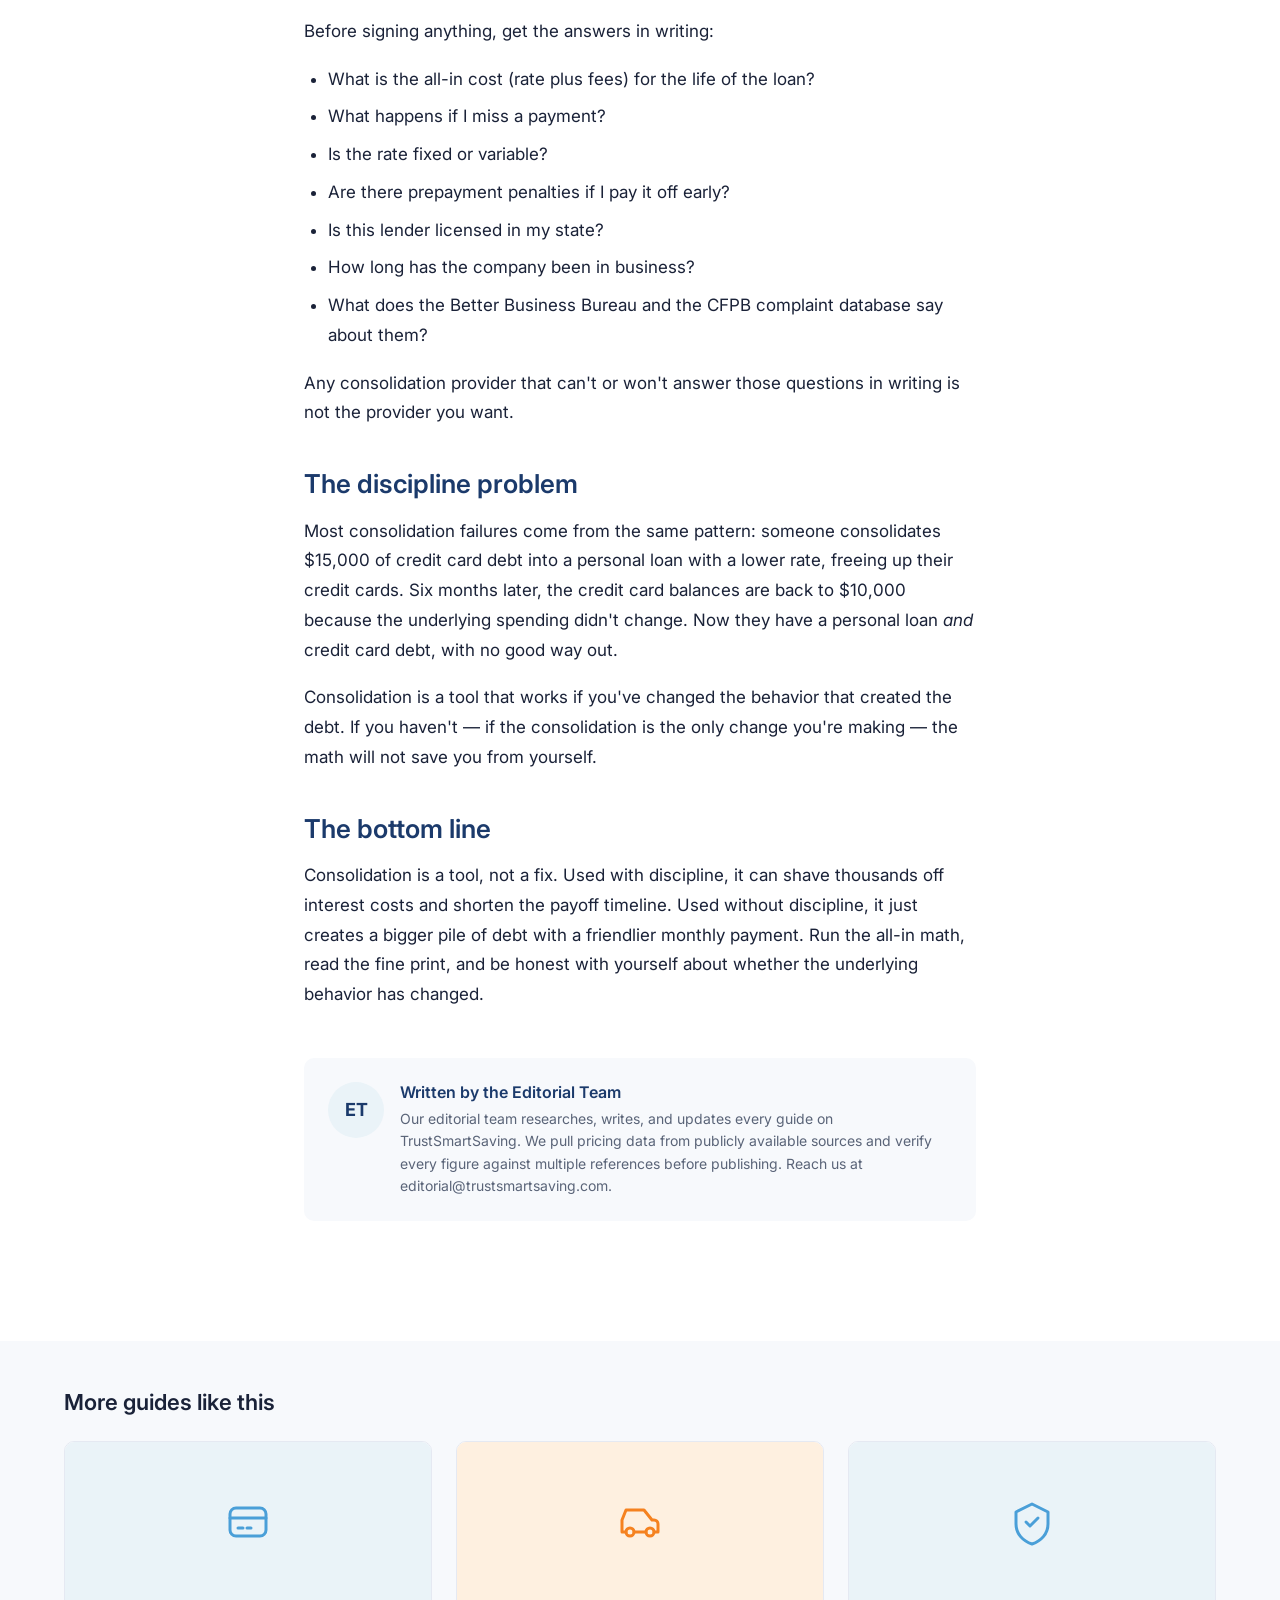
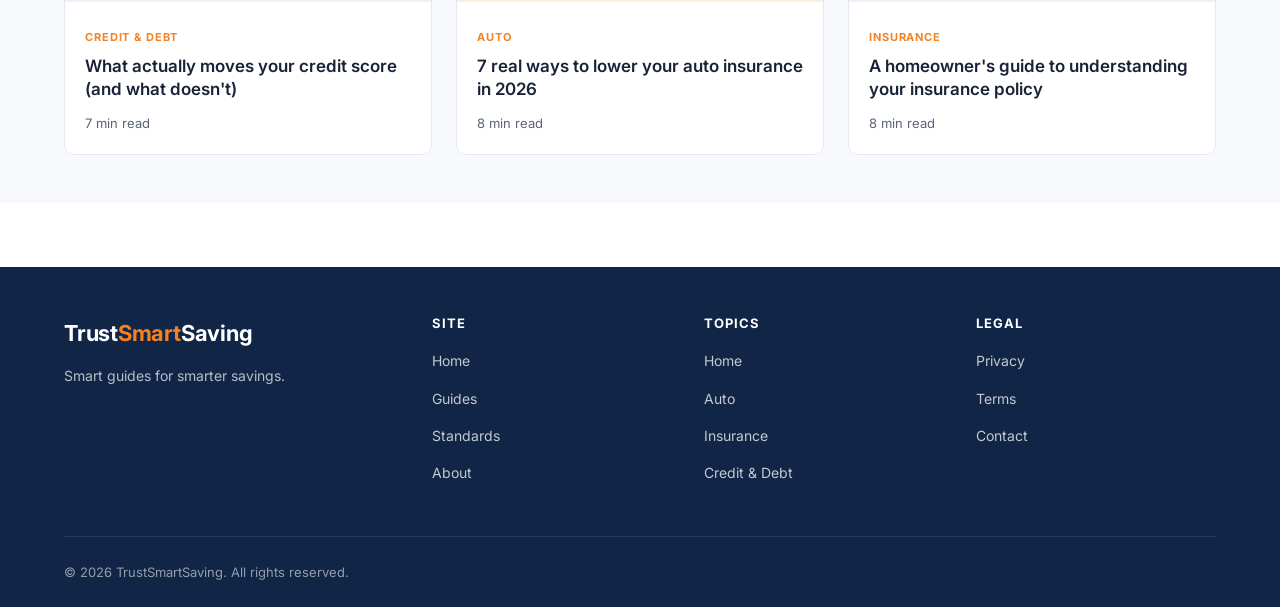
<file: blog/debt-consolidation-explained.html>
<!DOCTYPE html>
<html lang="en">
<head>
  <meta charset="UTF-8">
  <meta name="viewport" content="width=device-width, initial-scale=1.0">
  <meta name="robots" content="index, follow">
  <meta name="description" content="What debt consolidation actually does, the main options available in 2026, and the questions to ask before signing up for any program.">
  <title>Debt Consolidation Explained: When It Helps and When It Doesn't — TrustSmartSaving</title>
  <link rel="icon" type="image/svg+xml" href="/img/favicon.svg">
  <link rel="preconnect" href="https://fonts.googleapis.com">
  <link rel="preconnect" href="https://fonts.gstatic.com" crossorigin>
  <link href="https://fonts.googleapis.com/css2?family=Inter:wght@400;500;600;700&display=swap" rel="stylesheet">
  <link rel="stylesheet" href="/css/style.css">
  <meta property="og:title" content="Debt Consolidation Explained: When It Helps and When It Doesn't">
  <meta property="og:description" content="What consolidation actually does, the main options in 2026, and the questions to ask before signing up.">
  <meta property="og:type" content="article">
  <script type="application/ld+json">
  {
    "@context": "https://schema.org",
    "@type": "Article",
    "headline": "Debt consolidation explained: when it helps and when it doesn't",
    "author": { "@type": "Organization", "name": "TrustSmartSaving Editorial Team" },
    "publisher": { "@type": "Organization", "name": "TrustSmartSaving" },
    "datePublished": "2026-03-08",
    "dateModified": "2026-03-14"
  }
  </script>
</head>
<body>

  <header class="site-header">
    <div class="container">
      <nav class="nav" aria-label="Main">
        <a href="/" class="logo">Trust<span>Smart</span>Saving</a>
        <button class="nav-toggle" aria-label="Toggle navigation">
          <svg viewBox="0 0 24 24" fill="none" stroke="currentColor" stroke-width="2" stroke-linecap="round" stroke-linejoin="round" aria-hidden="true">
            <line x1="4" y1="6" x2="20" y2="6"/><line x1="4" y1="12" x2="20" y2="12"/><line x1="4" y1="18" x2="20" y2="18"/>
          </svg>
        </button>
        <ul class="nav-links">
          <li><a href="/">Home</a></li>
          <li><a href="/blog/">Guides</a></li>
          <li><a href="/editorial-standards.html">Standards</a></li>
          <li><a href="/about.html">About</a></li>
          <li><a href="/contact.html">Contact</a></li>
        </ul>
      </nav>
    </div>
  </header>

  <div class="article-container">
    <div class="breadcrumb">
      <a href="/">Home</a><span class="sep">/</span><a href="/blog/">Guides</a><span class="sep">/</span><span>Credit &amp; debt</span><span class="sep">/</span><span>Debt consolidation</span>
    </div>
  </div>

  <article class="article">
    <div class="article-container">

      <header class="article-header">
        <span class="eyebrow">Credit &amp; debt</span>
        <h1>Debt consolidation explained: when it helps and when it doesn't</h1>
        <div class="article-meta">
          <span class="avatar">ET</span>
          <span>By <strong>Editorial Team</strong> &middot; Published March 8, 2026 &middot; Updated March 14, 2026 &middot; 8 min read</span>
        </div>
      </header>

      <div class="featured-tile warm" aria-hidden="true">
        <svg viewBox="0 0 24 24" fill="none" stroke-width="1.5" stroke-linecap="round" stroke-linejoin="round">
          <circle cx="12" cy="12" r="9"/>
          <path d="M14.8 9a2.5 2.5 0 1 0 0 6h-5.6a2.5 2.5 0 1 1 0 -6h5.6"/>
          <path d="M12 7v10"/>
        </svg>
      </div>

      <aside class="key-takeaways">
        <h3>Key takeaways</h3>
        <ul>
          <li>Consolidation combines multiple debts into one payment &mdash; it does not eliminate debt.</li>
          <li>The math only works if the consolidated rate is meaningfully lower than your current weighted average.</li>
          <li>A balance transfer card can be the cheapest option if you can pay off the balance before the promo rate ends.</li>
          <li>Debt settlement is not the same as consolidation &mdash; and it damages your credit.</li>
          <li>The cheapest consolidation often requires the discipline that prevented the debt in the first place.</li>
        </ul>
      </aside>

      <div class="article-body">

        <h2>What debt consolidation actually does</h2>
        <p>Debt consolidation combines multiple debts &mdash; credit cards, personal loans, sometimes medical bills &mdash; into a single payment. The goal is usually a lower interest rate, a simpler monthly schedule, or both. It does not reduce the total amount you owe. You're still paying back every dollar, just with different terms.</p>
        <p>That distinction matters because a lot of marketing in this space implies consolidation makes debt disappear. It doesn't. It restructures it. Whether that restructuring saves you money depends on the rates, fees, and your discipline going forward.</p>

        <h2>The main consolidation options in 2026</h2>
        <p>There are four common paths. Balance transfer credit cards offer a low or 0% promo APR (typically 12&ndash;21 months), then revert to a higher rate. Personal consolidation loans from banks, credit unions, or online lenders give you a fixed rate and a fixed payoff term, usually two to seven years. Home equity loans or HELOCs offer the lowest rates because they're secured against your home &mdash; which also means you can lose the house if you default. Debt management plans, run by nonprofit credit counseling agencies (different from for-profit "debt relief" companies), negotiate lower rates with your existing creditors and consolidate payments.</p>
        <p>Each path has different qualification requirements, different cost structures, and different consequences if things go sideways.</p>

        <h2>When consolidation makes sense</h2>
        <p>Consolidation works when several things are true at once. Your weighted-average current interest rate is meaningfully higher than what you'd get with consolidation. You have a clear repayment plan with realistic monthly payments. You're consolidating fixed debt that's behind you &mdash; not lifestyle spending that's about to repeat. And you have the discipline to not run up new credit card balances after the consolidation is in place.</p>

        <div class="stat-callout">
          <span class="stat-number">5.4%</span>
          <p class="stat-label">Average rate reduction for credit-qualified borrowers who consolidate via personal loan vs. their original card APRs</p>
        </div>

        <h2>When it doesn't make sense</h2>
        <p>Consolidation is the wrong move when the consolidation rate is only marginally lower than your current rate after fees. It's also wrong when you're tempted to consolidate just to make minimum payments more manageable, without changing the spending that created the debt in the first place. Lenders that charge high origination or balance transfer fees can wipe out the rate savings entirely.</p>

        <aside class="tip-callout">
          <h4>Pro tip</h4>
          <p>Balance transfer cards typically charge a 3&ndash;5% transfer fee. On $10,000, that's $300&ndash;$500 upfront. Factor it in before comparing to a personal loan with no upfront fee but a higher ongoing rate.</p>
        </aside>

        <h2>Debt consolidation vs. debt settlement &mdash; they're not the same</h2>
        <p>These two products are often marketed in similar terms but are very different. Consolidation pays off your existing debts in full and gives you a new single debt to repay. Debt settlement (sometimes called "debt relief") involves negotiating with creditors to accept less than the full amount owed &mdash; you end up paying less, but the process is much worse for you.</p>
        <p>Settlement damages your credit significantly. It has tax implications: forgiven debt over $600 is usually reported to the IRS as taxable income. Settlement programs typically tell you to stop paying creditors so they can negotiate from a position of weakness, which causes accounts to go to collections and stay on your credit report for seven years. Some debt settlement companies have been the subject of CFPB enforcement actions for deceptive practices. They are not the same product as consolidation, and the marketing should not blur that line.</p>

        <h2>Questions to ask before signing up</h2>
        <p>Before signing anything, get the answers in writing:</p>
        <ul>
          <li>What is the all-in cost (rate plus fees) for the life of the loan?</li>
          <li>What happens if I miss a payment?</li>
          <li>Is the rate fixed or variable?</li>
          <li>Are there prepayment penalties if I pay it off early?</li>
          <li>Is this lender licensed in my state?</li>
          <li>How long has the company been in business?</li>
          <li>What does the Better Business Bureau and the CFPB complaint database say about them?</li>
        </ul>
        <p>Any consolidation provider that can't or won't answer those questions in writing is not the provider you want.</p>

        <h2>The discipline problem</h2>
        <p>Most consolidation failures come from the same pattern: someone consolidates $15,000 of credit card debt into a personal loan with a lower rate, freeing up their credit cards. Six months later, the credit card balances are back to $10,000 because the underlying spending didn't change. Now they have a personal loan <em>and</em> credit card debt, with no good way out.</p>
        <p>Consolidation is a tool that works if you've changed the behavior that created the debt. If you haven't &mdash; if the consolidation is the only change you're making &mdash; the math will not save you from yourself.</p>

        <h2>The bottom line</h2>
        <p>Consolidation is a tool, not a fix. Used with discipline, it can shave thousands off interest costs and shorten the payoff timeline. Used without discipline, it just creates a bigger pile of debt with a friendlier monthly payment. Run the all-in math, read the fine print, and be honest with yourself about whether the underlying behavior has changed.</p>

        <div class="author-block">
          <span class="avatar">ET</span>
          <div>
            <h4>Written by the Editorial Team</h4>
            <p>Our editorial team researches, writes, and updates every guide on TrustSmartSaving. We pull pricing data from publicly available sources and verify every figure against multiple references before publishing. Reach us at editorial@trustsmartsaving.com.</p>
          </div>
        </div>

      </div>
    </div>
  </article>

  <section class="related-guides">
    <div class="container">
      <h2>More guides like this</h2>
      <div class="card-grid">

        <article class="card">
          <a href="/blog/credit-score-basics.html" class="card-link" aria-label="What actually moves your credit score (and what doesn't)"></a>
          <div class="card-img bg-cool" aria-hidden="true">
            <svg viewBox="0 0 24 24" fill="none" stroke-width="1.5" stroke-linecap="round" stroke-linejoin="round">
              <rect x="3" y="5" width="18" height="14" rx="3"/>
              <line x1="3" y1="10" x2="21" y2="10"/>
              <line x1="7" y1="15" x2="9.5" y2="15"/><line x1="11.5" y1="15" x2="13.5" y2="15"/>
            </svg>
          </div>
          <div class="card-body">
            <div class="card-tag">Credit &amp; debt</div>
            <h3 class="card-title">What actually moves your credit score (and what doesn't)</h3>
            <div class="card-meta">7 min read</div>
          </div>
        </article>

        <article class="card">
          <a href="/blog/auto-insurance-savings.html" class="card-link" aria-label="7 real ways to lower your auto insurance in 2026"></a>
          <div class="card-img bg-warm" aria-hidden="true">
            <svg viewBox="0 0 24 24" fill="none" stroke-width="1.5" stroke-linecap="round" stroke-linejoin="round">
              <circle cx="7" cy="17" r="2"/><circle cx="17" cy="17" r="2"/>
              <path d="M5 17h-2v-6l2 -5h9l4 5h1a2 2 0 0 1 2 2v4h-2m-4 0h-6"/>
            </svg>
          </div>
          <div class="card-body">
            <div class="card-tag">Auto</div>
            <h3 class="card-title">7 real ways to lower your auto insurance in 2026</h3>
            <div class="card-meta">8 min read</div>
          </div>
        </article>

        <article class="card">
          <a href="/blog/homeowners-insurance-guide.html" class="card-link" aria-label="A homeowner's guide to understanding your insurance policy"></a>
          <div class="card-img bg-cool" aria-hidden="true">
            <svg viewBox="0 0 24 24" fill="none" stroke-width="1.5" stroke-linecap="round" stroke-linejoin="round">
              <path d="M12 3l8 4v6c0 5 -3.5 8.5 -8 10c-4.5 -1.5 -8 -5 -8 -10v-6l8 -4z"/>
              <path d="M9 12l2 2l4 -4"/>
            </svg>
          </div>
          <div class="card-body">
            <div class="card-tag">Insurance</div>
            <h3 class="card-title">A homeowner's guide to understanding your insurance policy</h3>
            <div class="card-meta">8 min read</div>
          </div>
        </article>

      </div>
    </div>
  </section>

  <footer class="footer">
    <div class="container">
      <div class="footer-grid">
        <div class="footer-brand">
          <div class="logo">Trust<span>Smart</span>Saving</div>
          <div class="footer-tagline">Smart guides for smarter savings.</div>
        </div>
        <div class="footer-col">
          <h4>Site</h4>
          <ul>
            <li><a href="/">Home</a></li>
            <li><a href="/blog/">Guides</a></li>
            <li><a href="/editorial-standards.html">Standards</a></li>
            <li><a href="/about.html">About</a></li>
          </ul>
        </div>
        <div class="footer-col">
          <h4>Topics</h4>
          <ul>
            <li><a href="/blog/">Home</a></li>
            <li><a href="/blog/">Auto</a></li>
            <li><a href="/blog/">Insurance</a></li>
            <li><a href="/blog/">Credit &amp; Debt</a></li>
          </ul>
        </div>
        <div class="footer-col">
          <h4>Legal</h4>
          <ul>
            <li><a href="/privacy.html">Privacy</a></li>
            <li><a href="/terms.html">Terms</a></li>
            <li><a href="/contact.html">Contact</a></li>
          </ul>
        </div>
      </div>
      <div class="footer-bottom">
        &copy; 2026 TrustSmartSaving. All rights reserved.
      </div>
    </div>
  </footer>

  <script src="/js/main.js" defer></script>
</body>
</html>
</file>
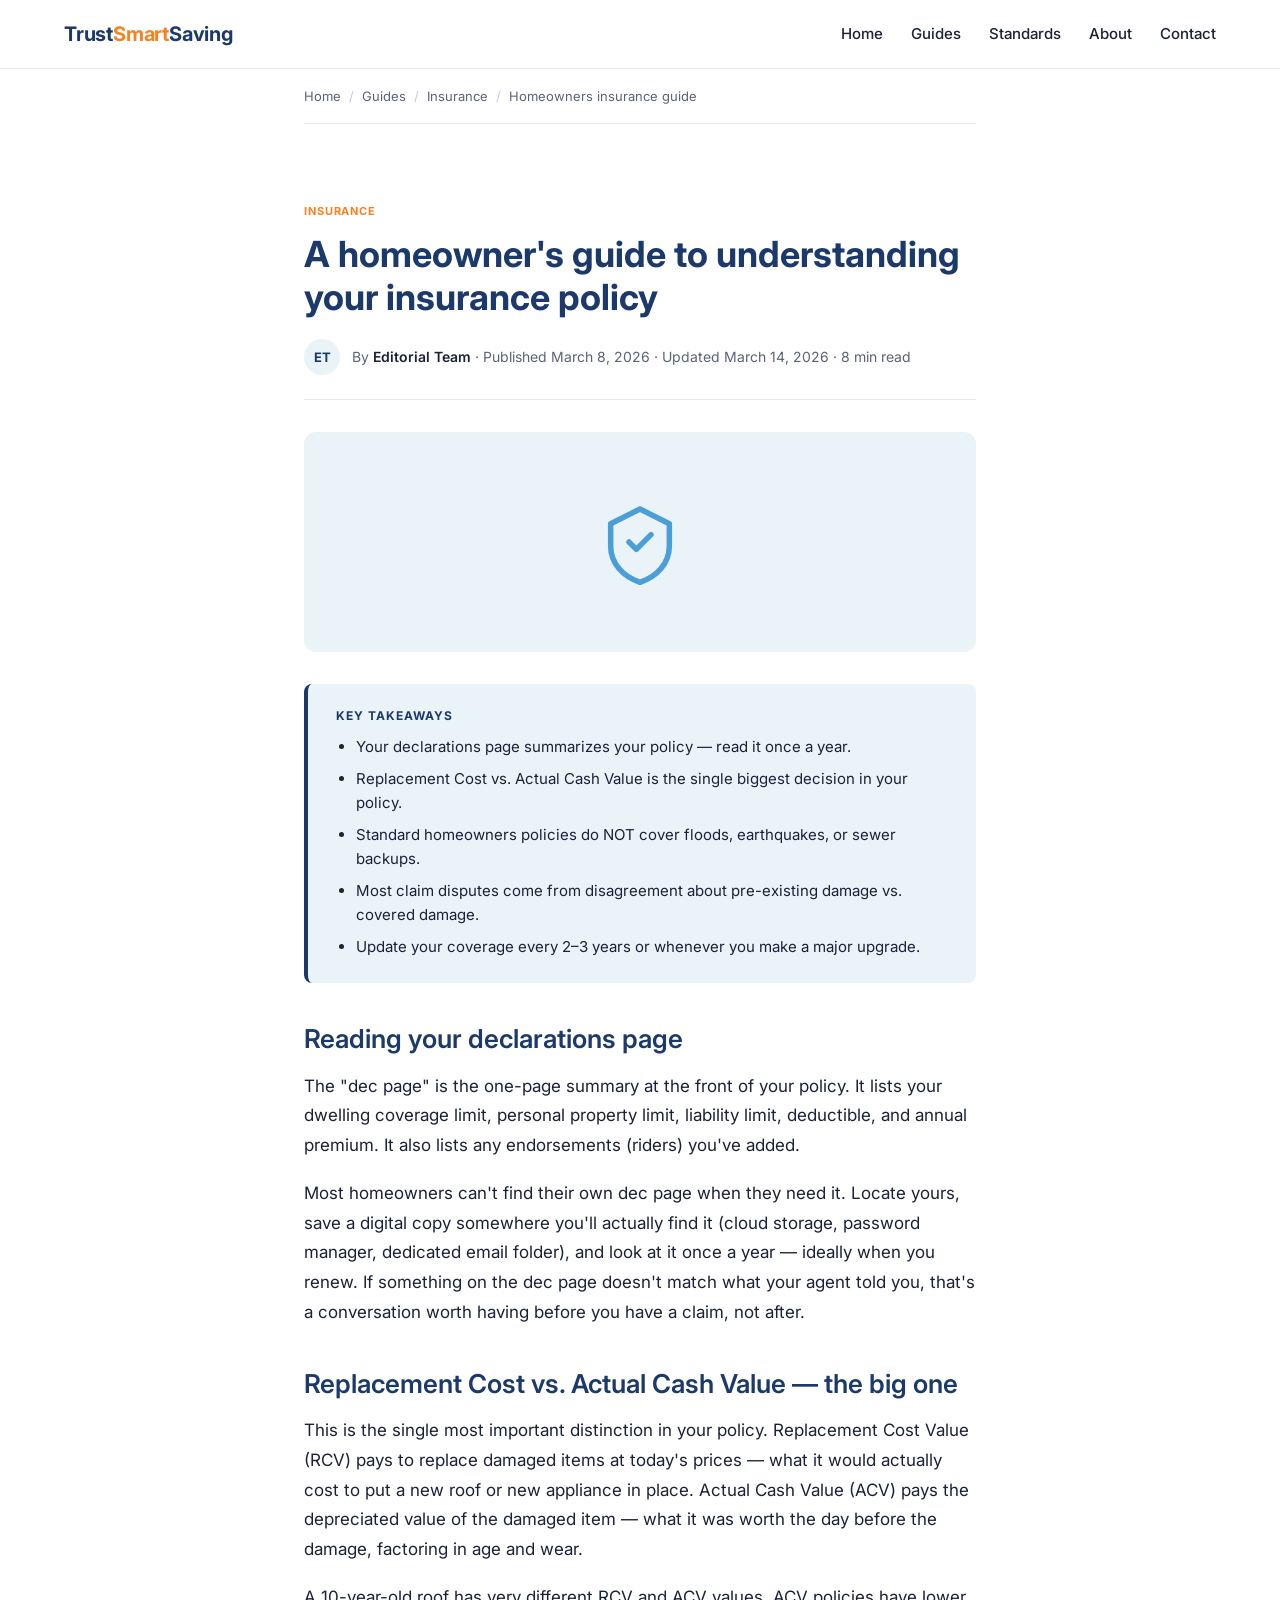
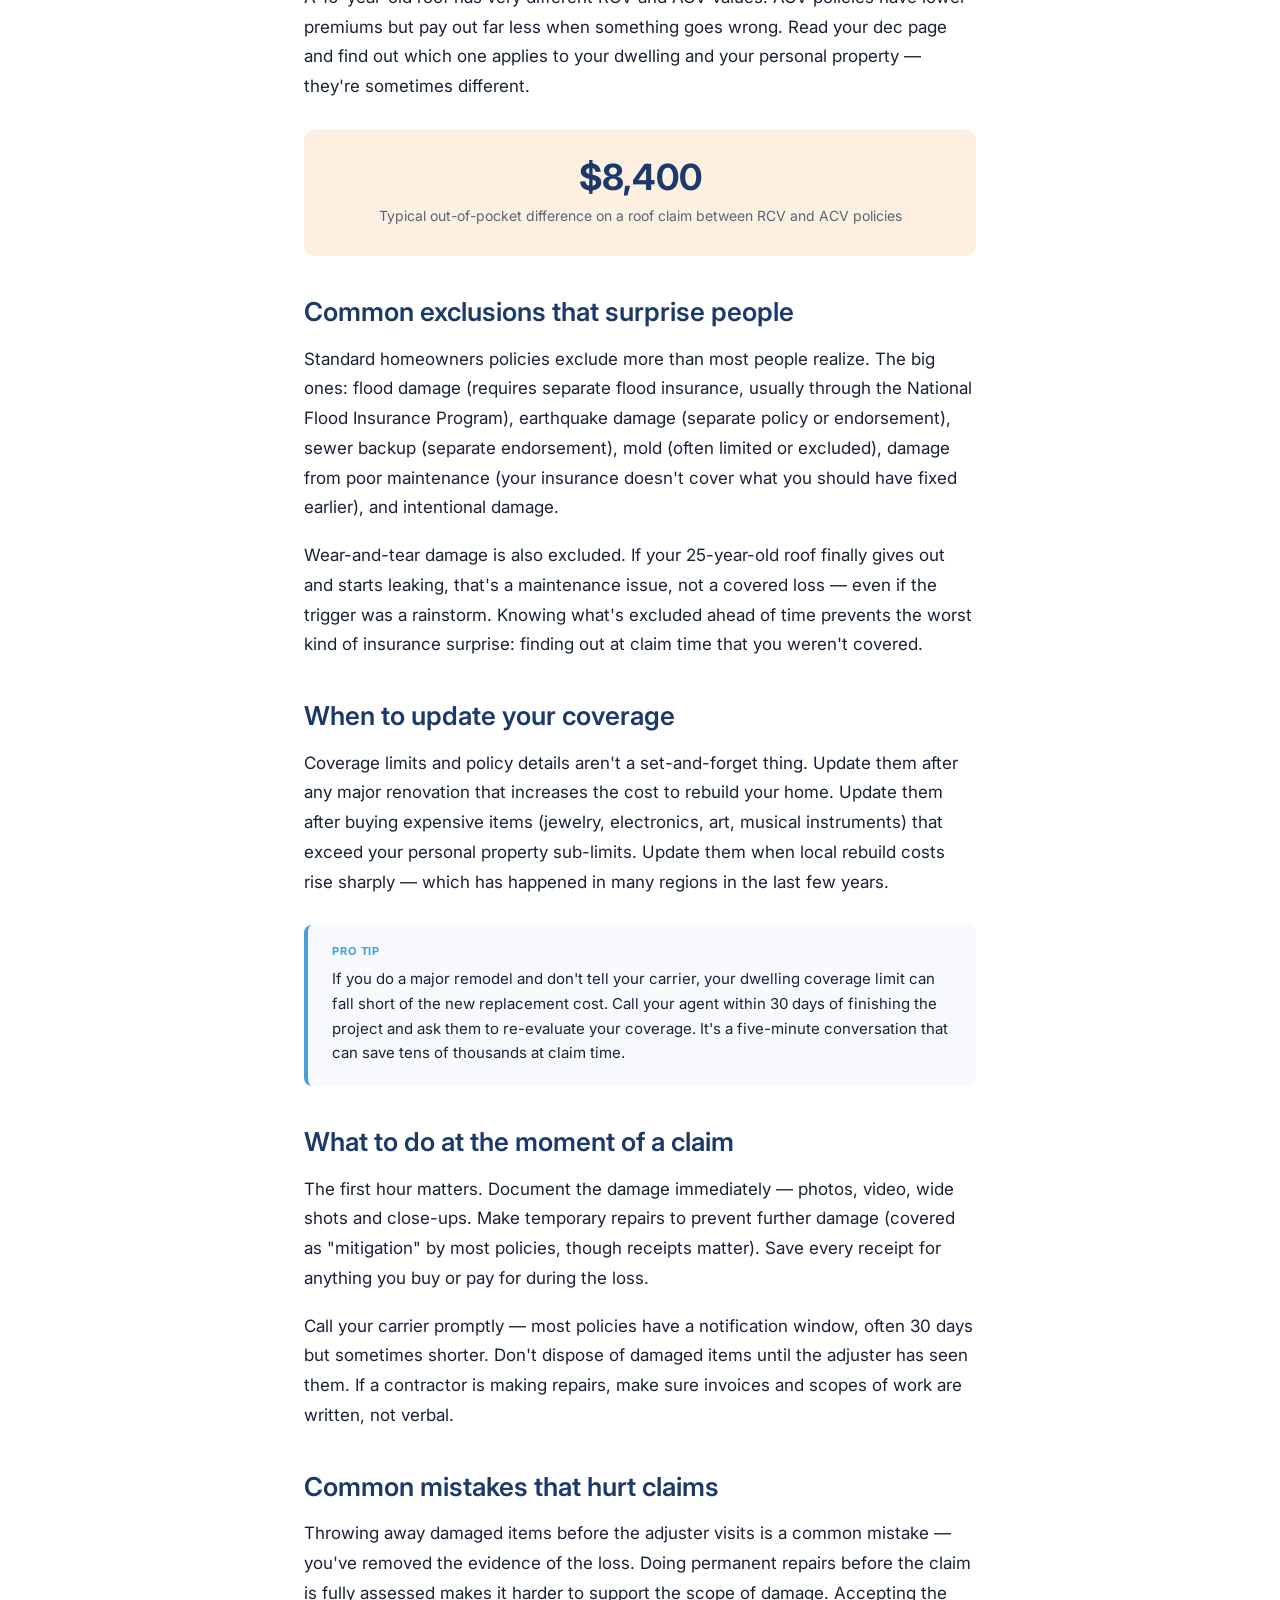
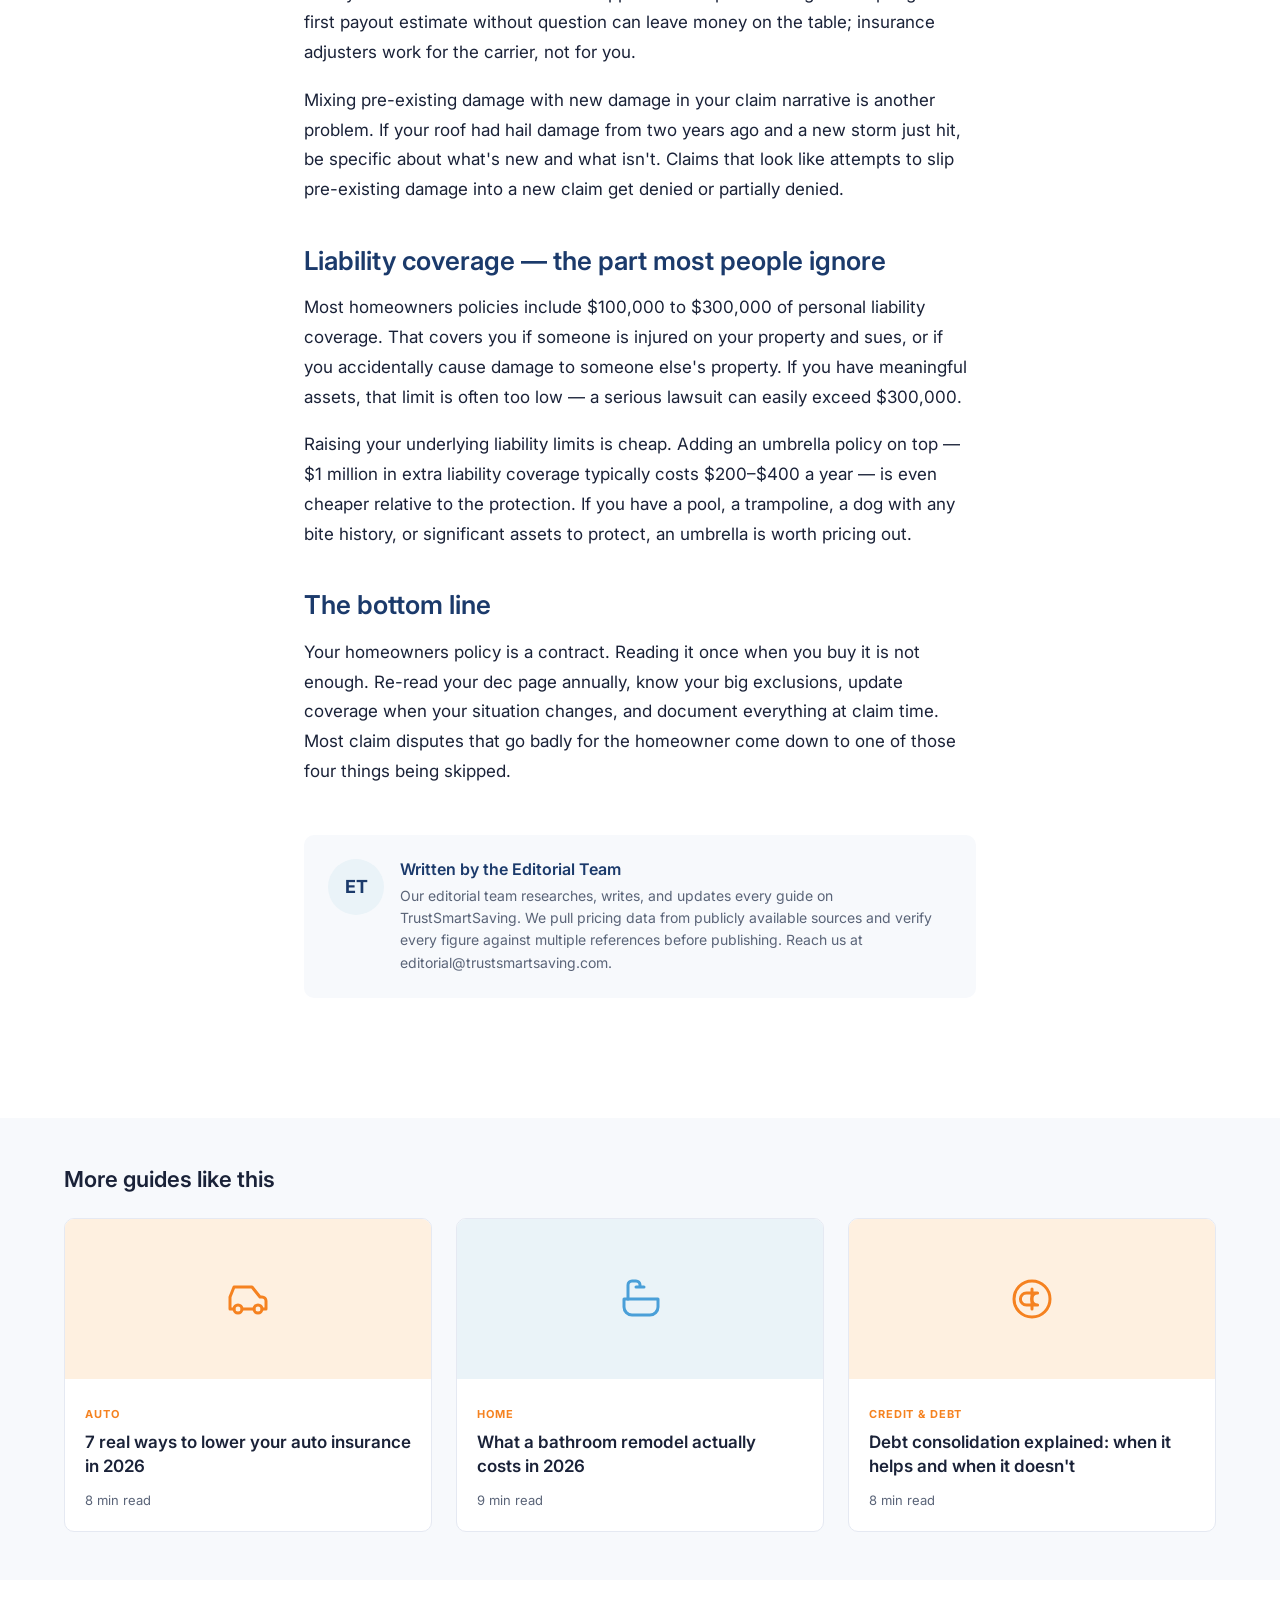
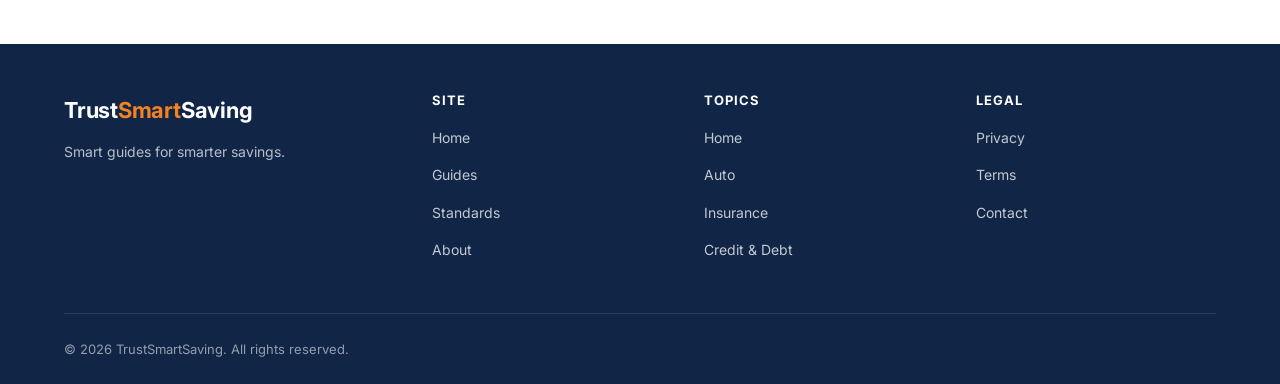
<file: blog/homeowners-insurance-guide.html>
<!DOCTYPE html>
<html lang="en">
<head>
  <meta charset="UTF-8">
  <meta name="viewport" content="width=device-width, initial-scale=1.0">
  <meta name="robots" content="index, follow">
  <meta name="description" content="What the most important sections of your homeowners insurance policy actually mean, and the coverage gaps that catch homeowners by surprise after a claim.">
  <title>A Homeowner's Guide to Understanding Your Insurance Policy — TrustSmartSaving</title>
  <link rel="icon" type="image/svg+xml" href="/img/favicon.svg">
  <link rel="preconnect" href="https://fonts.googleapis.com">
  <link rel="preconnect" href="https://fonts.gstatic.com" crossorigin>
  <link href="https://fonts.googleapis.com/css2?family=Inter:wght@400;500;600;700&display=swap" rel="stylesheet">
  <link rel="stylesheet" href="/css/style.css">
  <meta property="og:title" content="A Homeowner's Guide to Understanding Your Insurance Policy">
  <meta property="og:description" content="What the key sections of your policy mean, and the gaps that catch homeowners by surprise after a claim.">
  <meta property="og:type" content="article">
  <script type="application/ld+json">
  {
    "@context": "https://schema.org",
    "@type": "Article",
    "headline": "A homeowner's guide to understanding your insurance policy",
    "author": { "@type": "Organization", "name": "TrustSmartSaving Editorial Team" },
    "publisher": { "@type": "Organization", "name": "TrustSmartSaving" },
    "datePublished": "2026-03-08",
    "dateModified": "2026-03-14"
  }
  </script>
</head>
<body>

  <header class="site-header">
    <div class="container">
      <nav class="nav" aria-label="Main">
        <a href="/" class="logo">Trust<span>Smart</span>Saving</a>
        <button class="nav-toggle" aria-label="Toggle navigation">
          <svg viewBox="0 0 24 24" fill="none" stroke="currentColor" stroke-width="2" stroke-linecap="round" stroke-linejoin="round" aria-hidden="true">
            <line x1="4" y1="6" x2="20" y2="6"/><line x1="4" y1="12" x2="20" y2="12"/><line x1="4" y1="18" x2="20" y2="18"/>
          </svg>
        </button>
        <ul class="nav-links">
          <li><a href="/">Home</a></li>
          <li><a href="/blog/">Guides</a></li>
          <li><a href="/editorial-standards.html">Standards</a></li>
          <li><a href="/about.html">About</a></li>
          <li><a href="/contact.html">Contact</a></li>
        </ul>
      </nav>
    </div>
  </header>

  <div class="article-container">
    <div class="breadcrumb">
      <a href="/">Home</a><span class="sep">/</span><a href="/blog/">Guides</a><span class="sep">/</span><span>Insurance</span><span class="sep">/</span><span>Homeowners insurance guide</span>
    </div>
  </div>

  <article class="article">
    <div class="article-container">

      <header class="article-header">
        <span class="eyebrow">Insurance</span>
        <h1>A homeowner's guide to understanding your insurance policy</h1>
        <div class="article-meta">
          <span class="avatar">ET</span>
          <span>By <strong>Editorial Team</strong> &middot; Published March 8, 2026 &middot; Updated March 14, 2026 &middot; 8 min read</span>
        </div>
      </header>

      <div class="featured-tile" aria-hidden="true">
        <svg viewBox="0 0 24 24" fill="none" stroke-width="1.5" stroke-linecap="round" stroke-linejoin="round">
          <path d="M12 3l8 4v6c0 5 -3.5 8.5 -8 10c-4.5 -1.5 -8 -5 -8 -10v-6l8 -4z"/>
          <path d="M9 12l2 2l4 -4"/>
        </svg>
      </div>

      <aside class="key-takeaways">
        <h3>Key takeaways</h3>
        <ul>
          <li>Your declarations page summarizes your policy &mdash; read it once a year.</li>
          <li>Replacement Cost vs. Actual Cash Value is the single biggest decision in your policy.</li>
          <li>Standard homeowners policies do NOT cover floods, earthquakes, or sewer backups.</li>
          <li>Most claim disputes come from disagreement about pre-existing damage vs. covered damage.</li>
          <li>Update your coverage every 2&ndash;3 years or whenever you make a major upgrade.</li>
        </ul>
      </aside>

      <div class="article-body">

        <h2>Reading your declarations page</h2>
        <p>The "dec page" is the one-page summary at the front of your policy. It lists your dwelling coverage limit, personal property limit, liability limit, deductible, and annual premium. It also lists any endorsements (riders) you've added.</p>
        <p>Most homeowners can't find their own dec page when they need it. Locate yours, save a digital copy somewhere you'll actually find it (cloud storage, password manager, dedicated email folder), and look at it once a year &mdash; ideally when you renew. If something on the dec page doesn't match what your agent told you, that's a conversation worth having before you have a claim, not after.</p>

        <h2>Replacement Cost vs. Actual Cash Value &mdash; the big one</h2>
        <p>This is the single most important distinction in your policy. Replacement Cost Value (RCV) pays to replace damaged items at today's prices &mdash; what it would actually cost to put a new roof or new appliance in place. Actual Cash Value (ACV) pays the depreciated value of the damaged item &mdash; what it was worth the day before the damage, factoring in age and wear.</p>
        <p>A 10-year-old roof has very different RCV and ACV values. ACV policies have lower premiums but pay out far less when something goes wrong. Read your dec page and find out which one applies to your dwelling and your personal property &mdash; they're sometimes different.</p>

        <div class="stat-callout">
          <span class="stat-number">$8,400</span>
          <p class="stat-label">Typical out-of-pocket difference on a roof claim between RCV and ACV policies</p>
        </div>

        <h2>Common exclusions that surprise people</h2>
        <p>Standard homeowners policies exclude more than most people realize. The big ones: flood damage (requires separate flood insurance, usually through the National Flood Insurance Program), earthquake damage (separate policy or endorsement), sewer backup (separate endorsement), mold (often limited or excluded), damage from poor maintenance (your insurance doesn't cover what you should have fixed earlier), and intentional damage.</p>
        <p>Wear-and-tear damage is also excluded. If your 25-year-old roof finally gives out and starts leaking, that's a maintenance issue, not a covered loss &mdash; even if the trigger was a rainstorm. Knowing what's excluded ahead of time prevents the worst kind of insurance surprise: finding out at claim time that you weren't covered.</p>

        <h2>When to update your coverage</h2>
        <p>Coverage limits and policy details aren't a set-and-forget thing. Update them after any major renovation that increases the cost to rebuild your home. Update them after buying expensive items (jewelry, electronics, art, musical instruments) that exceed your personal property sub-limits. Update them when local rebuild costs rise sharply &mdash; which has happened in many regions in the last few years.</p>

        <aside class="tip-callout">
          <h4>Pro tip</h4>
          <p>If you do a major remodel and don't tell your carrier, your dwelling coverage limit can fall short of the new replacement cost. Call your agent within 30 days of finishing the project and ask them to re-evaluate your coverage. It's a five-minute conversation that can save tens of thousands at claim time.</p>
        </aside>

        <h2>What to do at the moment of a claim</h2>
        <p>The first hour matters. Document the damage immediately &mdash; photos, video, wide shots and close-ups. Make temporary repairs to prevent further damage (covered as "mitigation" by most policies, though receipts matter). Save every receipt for anything you buy or pay for during the loss.</p>
        <p>Call your carrier promptly &mdash; most policies have a notification window, often 30 days but sometimes shorter. Don't dispose of damaged items until the adjuster has seen them. If a contractor is making repairs, make sure invoices and scopes of work are written, not verbal.</p>

        <h2>Common mistakes that hurt claims</h2>
        <p>Throwing away damaged items before the adjuster visits is a common mistake &mdash; you've removed the evidence of the loss. Doing permanent repairs before the claim is fully assessed makes it harder to support the scope of damage. Accepting the first payout estimate without question can leave money on the table; insurance adjusters work for the carrier, not for you.</p>
        <p>Mixing pre-existing damage with new damage in your claim narrative is another problem. If your roof had hail damage from two years ago and a new storm just hit, be specific about what's new and what isn't. Claims that look like attempts to slip pre-existing damage into a new claim get denied or partially denied.</p>

        <h2>Liability coverage &mdash; the part most people ignore</h2>
        <p>Most homeowners policies include $100,000 to $300,000 of personal liability coverage. That covers you if someone is injured on your property and sues, or if you accidentally cause damage to someone else's property. If you have meaningful assets, that limit is often too low &mdash; a serious lawsuit can easily exceed $300,000.</p>
        <p>Raising your underlying liability limits is cheap. Adding an umbrella policy on top &mdash; $1 million in extra liability coverage typically costs $200&ndash;$400 a year &mdash; is even cheaper relative to the protection. If you have a pool, a trampoline, a dog with any bite history, or significant assets to protect, an umbrella is worth pricing out.</p>

        <h2>The bottom line</h2>
        <p>Your homeowners policy is a contract. Reading it once when you buy it is not enough. Re-read your dec page annually, know your big exclusions, update coverage when your situation changes, and document everything at claim time. Most claim disputes that go badly for the homeowner come down to one of those four things being skipped.</p>

        <div class="author-block">
          <span class="avatar">ET</span>
          <div>
            <h4>Written by the Editorial Team</h4>
            <p>Our editorial team researches, writes, and updates every guide on TrustSmartSaving. We pull pricing data from publicly available sources and verify every figure against multiple references before publishing. Reach us at editorial@trustsmartsaving.com.</p>
          </div>
        </div>

      </div>
    </div>
  </article>

  <section class="related-guides">
    <div class="container">
      <h2>More guides like this</h2>
      <div class="card-grid">

        <article class="card">
          <a href="/blog/auto-insurance-savings.html" class="card-link" aria-label="7 real ways to lower your auto insurance in 2026"></a>
          <div class="card-img bg-warm" aria-hidden="true">
            <svg viewBox="0 0 24 24" fill="none" stroke-width="1.5" stroke-linecap="round" stroke-linejoin="round">
              <circle cx="7" cy="17" r="2"/><circle cx="17" cy="17" r="2"/>
              <path d="M5 17h-2v-6l2 -5h9l4 5h1a2 2 0 0 1 2 2v4h-2m-4 0h-6"/>
            </svg>
          </div>
          <div class="card-body">
            <div class="card-tag">Auto</div>
            <h3 class="card-title">7 real ways to lower your auto insurance in 2026</h3>
            <div class="card-meta">8 min read</div>
          </div>
        </article>

        <article class="card">
          <a href="/blog/bathroom-remodel-cost.html" class="card-link" aria-label="What a bathroom remodel actually costs in 2026"></a>
          <div class="card-img bg-cool" aria-hidden="true">
            <svg viewBox="0 0 24 24" fill="none" stroke-width="1.5" stroke-linecap="round" stroke-linejoin="round">
              <path d="M4 12h17v4a4 4 0 0 1 -4 4h-9a4 4 0 0 1 -4 -4v-4z"/>
              <path d="M6 12v-7a2 2 0 0 1 2 -2h2a2 2 0 0 1 2 2v.5"/>
              <line x1="10" y1="6" x2="14" y2="6"/>
            </svg>
          </div>
          <div class="card-body">
            <div class="card-tag">Home</div>
            <h3 class="card-title">What a bathroom remodel actually costs in 2026</h3>
            <div class="card-meta">9 min read</div>
          </div>
        </article>

        <article class="card">
          <a href="/blog/debt-consolidation-explained.html" class="card-link" aria-label="Debt consolidation explained: when it helps and when it doesn't"></a>
          <div class="card-img bg-warm" aria-hidden="true">
            <svg viewBox="0 0 24 24" fill="none" stroke-width="1.5" stroke-linecap="round" stroke-linejoin="round">
              <circle cx="12" cy="12" r="9"/>
              <path d="M14.8 9a2.5 2.5 0 1 0 0 6h-5.6a2.5 2.5 0 1 1 0 -6h5.6"/>
              <path d="M12 7v10"/>
            </svg>
          </div>
          <div class="card-body">
            <div class="card-tag">Credit &amp; debt</div>
            <h3 class="card-title">Debt consolidation explained: when it helps and when it doesn't</h3>
            <div class="card-meta">8 min read</div>
          </div>
        </article>

      </div>
    </div>
  </section>

  <footer class="footer">
    <div class="container">
      <div class="footer-grid">
        <div class="footer-brand">
          <div class="logo">Trust<span>Smart</span>Saving</div>
          <div class="footer-tagline">Smart guides for smarter savings.</div>
        </div>
        <div class="footer-col">
          <h4>Site</h4>
          <ul>
            <li><a href="/">Home</a></li>
            <li><a href="/blog/">Guides</a></li>
            <li><a href="/editorial-standards.html">Standards</a></li>
            <li><a href="/about.html">About</a></li>
          </ul>
        </div>
        <div class="footer-col">
          <h4>Topics</h4>
          <ul>
            <li><a href="/blog/">Home</a></li>
            <li><a href="/blog/">Auto</a></li>
            <li><a href="/blog/">Insurance</a></li>
            <li><a href="/blog/">Credit &amp; Debt</a></li>
          </ul>
        </div>
        <div class="footer-col">
          <h4>Legal</h4>
          <ul>
            <li><a href="/privacy.html">Privacy</a></li>
            <li><a href="/terms.html">Terms</a></li>
            <li><a href="/contact.html">Contact</a></li>
          </ul>
        </div>
      </div>
      <div class="footer-bottom">
        &copy; 2026 TrustSmartSaving. All rights reserved.
      </div>
    </div>
  </footer>

  <script src="/js/main.js" defer></script>
</body>
</html>
</file>
<file: css/style.css>
/* ============================================================
   TrustSmartSaving — Design System
   HomeBuddy palette + NerdWallet content structure
   ============================================================ */

:root {
  --color-primary:        #1B3A6B;
  --color-primary-dark:   #112647;
  --color-cta:            #F58220;
  --color-cta-dark:       #D86A0F;
  --color-accent-light:   #4A9FD8;
  --color-bg:             #FFFFFF;
  --color-surface:        #F7F9FC;
  --color-surface-warm:   #FEF0E0;
  --color-surface-cool:   #EAF3F8;
  --color-border:         #E5E9F2;
  --color-text-primary:   #1A2238;
  --color-text-secondary: #5A6478;

  --container-max: 1200px;
  --article-max: 720px;
  --radius-card: 10px;
  --radius-btn: 6px;
  --radius-pill: 999px;

  --shadow-sm: 0 1px 2px rgba(17, 38, 71, 0.06);
  --shadow-md: 0 4px 12px rgba(17, 38, 71, 0.08);
}

* { box-sizing: border-box; }

html { scroll-behavior: smooth; }

body {
  margin: 0;
  font-family: 'Inter', -apple-system, BlinkMacSystemFont, 'Segoe UI', Roboto, sans-serif;
  font-size: 16px;
  line-height: 1.7;
  color: var(--color-text-primary);
  background: var(--color-bg);
  -webkit-font-smoothing: antialiased;
  -moz-osx-font-smoothing: grayscale;
}

img { max-width: 100%; height: auto; display: block; }

a {
  color: var(--color-accent-light);
  text-decoration: none;
}
a:hover { text-decoration: underline; }

h1, h2, h3, h4, h5 {
  color: var(--color-text-primary);
  font-weight: 600;
  line-height: 1.25;
  margin: 0 0 16px;
}

h1 { font-size: 36px; font-weight: 700; line-height: 1.2; }
h2 { font-size: 24px; }
h3 { font-size: 18px; }

p { margin: 0 0 16px; }

.container {
  width: 100%;
  max-width: var(--container-max);
  margin: 0 auto;
  padding: 0 24px;
}

/* ============================================================
   Buttons
   ============================================================ */
.btn {
  display: inline-flex;
  align-items: center;
  justify-content: center;
  gap: 8px;
  padding: 14px 24px;
  border-radius: var(--radius-btn);
  font-family: inherit;
  font-size: 15px;
  font-weight: 600;
  text-decoration: none;
  border: 1px solid transparent;
  cursor: pointer;
  transition: background 0.15s ease, transform 0.15s ease, border-color 0.15s ease;
}

.btn-primary {
  background: var(--color-cta);
  color: #fff;
}
.btn-primary:hover {
  background: var(--color-cta-dark);
  text-decoration: none;
  transform: translateY(-1px);
}

.btn-ghost {
  background: transparent;
  color: var(--color-primary);
  border-color: var(--color-primary);
}
.btn-ghost:hover {
  background: var(--color-primary);
  color: #fff;
  text-decoration: none;
}

.btn-arrow::after {
  content: '\2192';
  margin-left: 4px;
}

/* ============================================================
   Eyebrow / tag
   ============================================================ */
.eyebrow {
  display: inline-block;
  font-size: 11px;
  font-weight: 700;
  letter-spacing: 0.08em;
  text-transform: uppercase;
  color: var(--color-cta);
  margin-bottom: 12px;
}

/* ============================================================
   Header / Nav
   ============================================================ */
.site-header {
  position: sticky;
  top: 0;
  z-index: 50;
  background: #fff;
  border-bottom: 1px solid var(--color-border);
}

.nav {
  display: flex;
  align-items: center;
  justify-content: space-between;
  height: 68px;
}

.logo {
  font-size: 20px;
  font-weight: 700;
  color: var(--color-primary);
  letter-spacing: -0.01em;
  text-decoration: none;
}
.logo span { color: var(--color-cta); }
.logo:hover { text-decoration: none; }

.nav-links {
  list-style: none;
  margin: 0;
  padding: 0;
  display: flex;
  gap: 28px;
  align-items: center;
}

.nav-links a {
  color: var(--color-text-primary);
  font-size: 15px;
  font-weight: 500;
  text-decoration: none;
}
.nav-links a:hover { color: var(--color-primary); text-decoration: none; }

.nav-toggle {
  display: none;
  background: none;
  border: none;
  color: var(--color-primary);
  cursor: pointer;
  padding: 6px;
}
.nav-toggle svg { width: 24px; height: 24px; }

@media (max-width: 768px) {
  .nav-toggle { display: block; }
  .nav-links {
    display: none;
    position: absolute;
    top: 68px;
    left: 0;
    right: 0;
    background: #fff;
    flex-direction: column;
    gap: 0;
    padding: 8px 0;
    border-bottom: 1px solid var(--color-border);
    box-shadow: var(--shadow-md);
  }
  .nav-links.open { display: flex; }
  .nav-links li { width: 100%; }
  .nav-links a {
    display: block;
    padding: 14px 24px;
    width: 100%;
  }
}

/* ============================================================
   Hero — featured guide
   ============================================================ */
.hero {
  background: var(--color-surface);
  padding: 56px 0;
}

.hero-grid {
  display: grid;
  grid-template-columns: 1fr 1fr;
  gap: 48px;
  align-items: center;
}

.hero h1 {
  font-size: 36px;
  color: var(--color-primary);
  margin-bottom: 16px;
}

.hero-excerpt {
  font-size: 17px;
  color: var(--color-text-secondary);
  margin-bottom: 16px;
}

.hero-byline {
  font-size: 13px;
  color: var(--color-text-secondary);
  margin-bottom: 24px;
}

.hero-img {
  background: var(--color-surface-cool);
  border-radius: 12px;
  height: 280px;
  display: flex;
  align-items: center;
  justify-content: center;
}
.hero-img svg {
  width: 96px;
  height: 96px;
  color: var(--color-accent-light);
  stroke: var(--color-accent-light);
}

@media (max-width: 768px) {
  .hero { padding: 32px 0; }
  .hero-grid { grid-template-columns: 1fr; gap: 32px; }
  .hero h1 { font-size: 28px; }
  .hero-img { height: 220px; order: -1; }
  .hero-img svg { width: 72px; height: 72px; }
}

/* ============================================================
   Trust band
   ============================================================ */
.trust-band {
  background: #fff;
  padding: 32px 0;
  border-bottom: 1px solid var(--color-border);
}

.trust-grid {
  display: grid;
  grid-template-columns: repeat(3, 1fr);
  gap: 32px;
  text-align: center;
}

.trust-item {
  display: flex;
  align-items: center;
  justify-content: center;
  gap: 12px;
  color: var(--color-text-primary);
  font-weight: 500;
  font-size: 15px;
}
.trust-item svg {
  width: 24px;
  height: 24px;
  color: var(--color-accent-light);
  stroke: var(--color-accent-light);
  flex-shrink: 0;
}

@media (max-width: 768px) {
  .trust-grid { grid-template-columns: 1fr; gap: 16px; }
  .trust-item { justify-content: flex-start; }
}

/* ============================================================
   Category pills
   ============================================================ */
.pills-bar {
  background: var(--color-surface);
  padding: 16px 0;
  border-bottom: 1px solid var(--color-border);
}

.pills {
  display: flex;
  gap: 10px;
  flex-wrap: wrap;
}

.pill {
  display: inline-block;
  padding: 8px 16px;
  border-radius: var(--radius-pill);
  font-size: 14px;
  font-weight: 500;
  background: #fff;
  color: var(--color-primary);
  border: 1px solid var(--color-border);
  cursor: pointer;
  transition: all 0.15s ease;
  text-decoration: none;
}
.pill:hover {
  border-color: var(--color-primary);
  text-decoration: none;
}
.pill.active {
  background: var(--color-primary);
  color: #fff;
  border-color: var(--color-primary);
}

/* ============================================================
   Section heading / grid
   ============================================================ */
.section {
  padding: 48px 0;
}
.section-alt {
  background: var(--color-surface);
}

.section-head {
  display: flex;
  align-items: baseline;
  justify-content: space-between;
  margin-bottom: 28px;
}

.section-head h2 {
  font-size: 22px;
  font-weight: 600;
  margin: 0;
}

.section-head a {
  font-size: 14px;
  font-weight: 600;
  color: var(--color-primary);
}

@media (max-width: 768px) {
  .section { padding: 32px 0; }
}

/* ============================================================
   Article cards
   ============================================================ */
.card-grid {
  display: grid;
  grid-template-columns: repeat(3, 1fr);
  gap: 24px;
}

@media (max-width: 900px) {
  .card-grid { grid-template-columns: repeat(2, 1fr); }
}
@media (max-width: 600px) {
  .card-grid { grid-template-columns: 1fr; }
}

.card {
  position: relative;
  background: #fff;
  border: 1px solid var(--color-border);
  border-radius: var(--radius-card);
  overflow: hidden;
  transition: transform 0.15s ease, border-color 0.15s ease, box-shadow 0.15s ease;
}
.card:hover {
  border-color: var(--color-primary);
  transform: translateY(-2px);
  box-shadow: var(--shadow-md);
}

.card-link {
  position: absolute;
  inset: 0;
  z-index: 1;
}

.card-img {
  height: 160px;
  display: flex;
  align-items: center;
  justify-content: center;
}
.card-img.bg-cool {
  background: var(--color-surface-cool);
  color: var(--color-accent-light);
}
.card-img.bg-warm {
  background: var(--color-surface-warm);
  color: var(--color-cta);
}
.card-img svg {
  width: 48px;
  height: 48px;
  stroke: currentColor;
}

.card-body {
  padding: 20px;
}

.card-tag {
  display: inline-block;
  font-size: 11px;
  font-weight: 700;
  letter-spacing: 0.08em;
  text-transform: uppercase;
  color: var(--color-cta);
  margin-bottom: 8px;
}

.card-title {
  font-size: 17px;
  font-weight: 600;
  color: var(--color-text-primary);
  line-height: 1.4;
  margin: 0 0 10px;
}

.card-meta {
  font-size: 13px;
  color: var(--color-text-secondary);
}

/* ============================================================
   Editorial approach band
   ============================================================ */
.editorial-band {
  background: var(--color-surface);
  padding: 56px 0;
}

.editorial-grid {
  display: grid;
  grid-template-columns: repeat(3, 1fr);
  gap: 32px;
}

.editorial-item {
  background: #fff;
  border: 1px solid var(--color-border);
  border-radius: var(--radius-card);
  padding: 28px;
}
.editorial-item svg {
  width: 32px;
  height: 32px;
  color: var(--color-primary);
  stroke: var(--color-primary);
  margin-bottom: 16px;
}
.editorial-item h3 {
  font-size: 18px;
  margin-bottom: 10px;
  color: var(--color-primary);
}
.editorial-item p {
  font-size: 15px;
  color: var(--color-text-secondary);
  margin: 0;
  line-height: 1.65;
}

@media (max-width: 768px) {
  .editorial-grid { grid-template-columns: 1fr; gap: 16px; }
  .editorial-band { padding: 32px 0; }
}

/* ============================================================
   Page hero (about, contact, etc.)
   ============================================================ */
.page-hero {
  background: var(--color-surface);
  padding: 56px 0;
  text-align: left;
  border-bottom: 1px solid var(--color-border);
}
.page-hero h1 {
  font-size: 32px;
  font-weight: 600;
  color: var(--color-primary);
  margin-bottom: 12px;
}
.page-hero p {
  font-size: 17px;
  color: var(--color-text-secondary);
  max-width: 640px;
}

@media (max-width: 768px) {
  .page-hero { padding: 32px 0; }
  .page-hero h1 { font-size: 26px; }
}

/* ============================================================
   Article body
   ============================================================ */
.article-container {
  max-width: var(--article-max);
  margin: 0 auto;
  padding: 0 24px;
}

.article {
  padding: 40px 0 64px;
}

.breadcrumb {
  font-size: 13px;
  color: var(--color-text-secondary);
  padding: 16px 0;
  border-bottom: 1px solid var(--color-border);
}
.breadcrumb a {
  color: var(--color-text-secondary);
}
.breadcrumb .sep {
  margin: 0 8px;
  color: #c5cad7;
}

.article-header {
  padding: 32px 0 24px;
  border-bottom: 1px solid var(--color-border);
}
.article-header h1 {
  font-size: 36px;
  font-weight: 700;
  color: var(--color-primary);
  margin-bottom: 20px;
}

.article-meta {
  display: flex;
  align-items: center;
  gap: 12px;
  font-size: 14px;
  color: var(--color-text-secondary);
}

.avatar {
  width: 36px;
  height: 36px;
  border-radius: 50%;
  background: var(--color-surface-cool);
  color: var(--color-primary);
  font-size: 13px;
  font-weight: 700;
  display: inline-flex;
  align-items: center;
  justify-content: center;
  flex-shrink: 0;
}

.article-meta strong { color: var(--color-text-primary); font-weight: 600; }

.featured-tile {
  background: var(--color-surface-cool);
  border-radius: 12px;
  height: 220px;
  display: flex;
  align-items: center;
  justify-content: center;
  margin: 32px 0;
}
.featured-tile.warm { background: var(--color-surface-warm); }
.featured-tile svg {
  width: 88px;
  height: 88px;
  color: var(--color-accent-light);
  stroke: var(--color-accent-light);
}
.featured-tile.warm svg {
  color: var(--color-cta);
  stroke: var(--color-cta);
}

.article-body {
  font-size: 17px;
  line-height: 1.75;
  color: var(--color-text-primary);
}
.article-body h2 {
  font-size: 26px;
  font-weight: 600;
  color: var(--color-primary);
  margin: 40px 0 16px;
}
.article-body p { margin-bottom: 18px; }
.article-body ul,
.article-body ol {
  margin: 0 0 18px;
  padding-left: 24px;
}
.article-body li { margin-bottom: 8px; }
.article-body a {
  color: var(--color-accent-light);
  text-decoration: underline;
}

/* Key takeaways callout */
.key-takeaways {
  background: var(--color-surface-cool);
  border-left: 4px solid var(--color-primary);
  border-radius: 8px;
  padding: 24px 28px;
  margin: 32px 0;
}
.key-takeaways h3 {
  font-size: 12px;
  font-weight: 700;
  letter-spacing: 0.08em;
  text-transform: uppercase;
  color: var(--color-primary);
  margin: 0 0 12px;
}
.key-takeaways ul {
  margin: 0;
  padding-left: 20px;
}
.key-takeaways li {
  font-size: 15px;
  line-height: 1.6;
  color: var(--color-text-primary);
  margin-bottom: 8px;
}
.key-takeaways li:last-child { margin-bottom: 0; }

/* Stat callout */
.stat-callout {
  background: var(--color-surface-warm);
  border-radius: 10px;
  padding: 28px 24px;
  margin: 28px 0;
  text-align: center;
}
.stat-callout .stat-number {
  font-size: 36px;
  font-weight: 700;
  color: var(--color-primary);
  line-height: 1.1;
  margin-bottom: 6px;
  display: block;
}
.stat-callout .stat-label {
  font-size: 14px;
  color: var(--color-text-secondary);
  margin: 0;
}

/* Tip callout */
.tip-callout {
  background: var(--color-surface);
  border-left: 4px solid var(--color-accent-light);
  border-radius: 8px;
  padding: 20px 24px;
  margin: 28px 0;
}
.tip-callout h4 {
  font-size: 11px;
  font-weight: 700;
  letter-spacing: 0.08em;
  text-transform: uppercase;
  color: var(--color-accent-light);
  margin: 0 0 8px;
}
.tip-callout p {
  margin: 0;
  font-size: 15px;
  line-height: 1.65;
  color: var(--color-text-primary);
}

/* Author block */
.author-block {
  background: var(--color-surface);
  border-radius: 10px;
  padding: 24px;
  margin: 48px 0 0;
  display: flex;
  gap: 16px;
  align-items: flex-start;
}
.author-block .avatar {
  width: 56px;
  height: 56px;
  font-size: 18px;
  flex-shrink: 0;
}
.author-block h4 {
  font-size: 16px;
  margin: 0 0 6px;
  color: var(--color-primary);
}
.author-block p {
  margin: 0;
  font-size: 14px;
  color: var(--color-text-secondary);
  line-height: 1.6;
}

@media (max-width: 768px) {
  .article-header h1 { font-size: 28px; }
  .article-body { font-size: 16px; }
  .article-body h2 { font-size: 22px; }
  .featured-tile { height: 180px; }
  .featured-tile svg { width: 64px; height: 64px; }
}

/* Related guides */
.related-guides {
  background: var(--color-surface);
  padding: 48px 0;
  margin-top: 56px;
}
.related-guides h2 {
  font-size: 22px;
  margin-bottom: 24px;
}

/* ============================================================
   Legal / generic body
   ============================================================ */
.legal-body {
  max-width: var(--article-max);
  margin: 0 auto;
  padding: 48px 24px 64px;
  font-size: 16px;
  line-height: 1.75;
  color: var(--color-text-primary);
}
.legal-body h1 {
  font-size: 32px;
  color: var(--color-primary);
  margin-bottom: 8px;
}
.legal-body h2 {
  font-size: 22px;
  font-weight: 600;
  color: var(--color-primary);
  margin: 32px 0 12px;
}
.legal-body .updated {
  font-size: 13px;
  color: var(--color-text-secondary);
  margin-bottom: 24px;
  font-style: italic;
}
.legal-body p { margin-bottom: 16px; }
.legal-body ul { margin: 0 0 16px; padding-left: 24px; }
.legal-body li { margin-bottom: 8px; }

/* ============================================================
   About page sections
   ============================================================ */
.team-grid {
  display: grid;
  grid-template-columns: repeat(3, 1fr);
  gap: 24px;
  margin-top: 32px;
}
.team-card {
  background: #fff;
  border: 1px solid var(--color-border);
  border-radius: var(--radius-card);
  padding: 28px;
  text-align: center;
}
.team-card .avatar {
  width: 64px;
  height: 64px;
  font-size: 20px;
  margin: 0 auto 16px;
}
.team-card h3 {
  font-size: 17px;
  color: var(--color-primary);
  margin-bottom: 8px;
}
.team-card p {
  font-size: 14px;
  color: var(--color-text-secondary);
  margin: 0;
  line-height: 1.6;
}

@media (max-width: 768px) {
  .team-grid { grid-template-columns: 1fr; gap: 16px; }
}

.standards-list {
  list-style: none;
  padding: 0;
  margin: 24px 0;
}
.standards-list li {
  display: flex;
  align-items: flex-start;
  gap: 12px;
  padding: 12px 0;
  font-size: 16px;
  color: var(--color-text-primary);
}
.standards-list svg {
  width: 22px;
  height: 22px;
  color: var(--color-accent-light);
  stroke: var(--color-accent-light);
  flex-shrink: 0;
  margin-top: 2px;
}

.cta-band {
  background: var(--color-surface);
  padding: 56px 0;
  text-align: center;
  margin-top: 48px;
}
.cta-band h2 {
  font-size: 28px;
  color: var(--color-primary);
  margin-bottom: 24px;
}

/* ============================================================
   Contact form
   ============================================================ */
.contact-form {
  max-width: var(--article-max);
  margin: 40px auto;
  padding: 0 24px;
}

.form-group {
  margin-bottom: 20px;
}
.form-group label {
  display: block;
  font-size: 14px;
  font-weight: 600;
  color: var(--color-text-primary);
  margin-bottom: 6px;
}
.form-group input,
.form-group select,
.form-group textarea {
  width: 100%;
  padding: 12px 14px;
  font-family: inherit;
  font-size: 15px;
  color: var(--color-text-primary);
  background: #fff;
  border: 1px solid var(--color-border);
  border-radius: var(--radius-btn);
  outline: none;
  transition: border-color 0.15s ease;
}
.form-group input:focus,
.form-group select:focus,
.form-group textarea:focus {
  border-color: var(--color-primary);
}
.form-group textarea {
  min-height: 140px;
  resize: vertical;
}
.form-alt {
  text-align: center;
  font-size: 14px;
  color: var(--color-text-secondary);
  margin-top: 24px;
}
.form-success {
  background: var(--color-surface-cool);
  border-left: 4px solid var(--color-primary);
  border-radius: 8px;
  padding: 24px;
  font-size: 16px;
  color: var(--color-text-primary);
  margin: 24px 0;
}

/* ============================================================
   Footer
   ============================================================ */
.footer {
  background: var(--color-primary-dark);
  color: #fff;
  padding: 48px 0 24px;
  margin-top: 64px;
}
.footer-grid {
  display: grid;
  grid-template-columns: 1.4fr 1fr 1fr 1fr;
  gap: 32px;
  margin-bottom: 40px;
}
.footer-brand .logo {
  color: #fff;
  font-size: 22px;
}
.footer-brand .logo span { color: var(--color-cta); }
.footer-tagline {
  margin-top: 12px;
  font-size: 14px;
  color: rgba(255, 255, 255, 0.7);
  line-height: 1.6;
}
.footer-col h4 {
  font-size: 13px;
  font-weight: 700;
  letter-spacing: 0.08em;
  text-transform: uppercase;
  color: #fff;
  margin-bottom: 16px;
}
.footer-col ul {
  list-style: none;
  padding: 0;
  margin: 0;
}
.footer-col li { margin-bottom: 10px; }
.footer-col a {
  color: rgba(255, 255, 255, 0.75);
  font-size: 14px;
  text-decoration: none;
}
.footer-col a:hover { color: #fff; text-decoration: none; }

.footer-bottom {
  padding-top: 24px;
  border-top: 1px solid rgba(255, 255, 255, 0.1);
  font-size: 13px;
  color: rgba(255, 255, 255, 0.55);
}

@media (max-width: 768px) {
  .footer { padding: 32px 0 16px; margin-top: 32px; }
  .footer-grid { grid-template-columns: 1fr; gap: 24px; }
}
</file>
